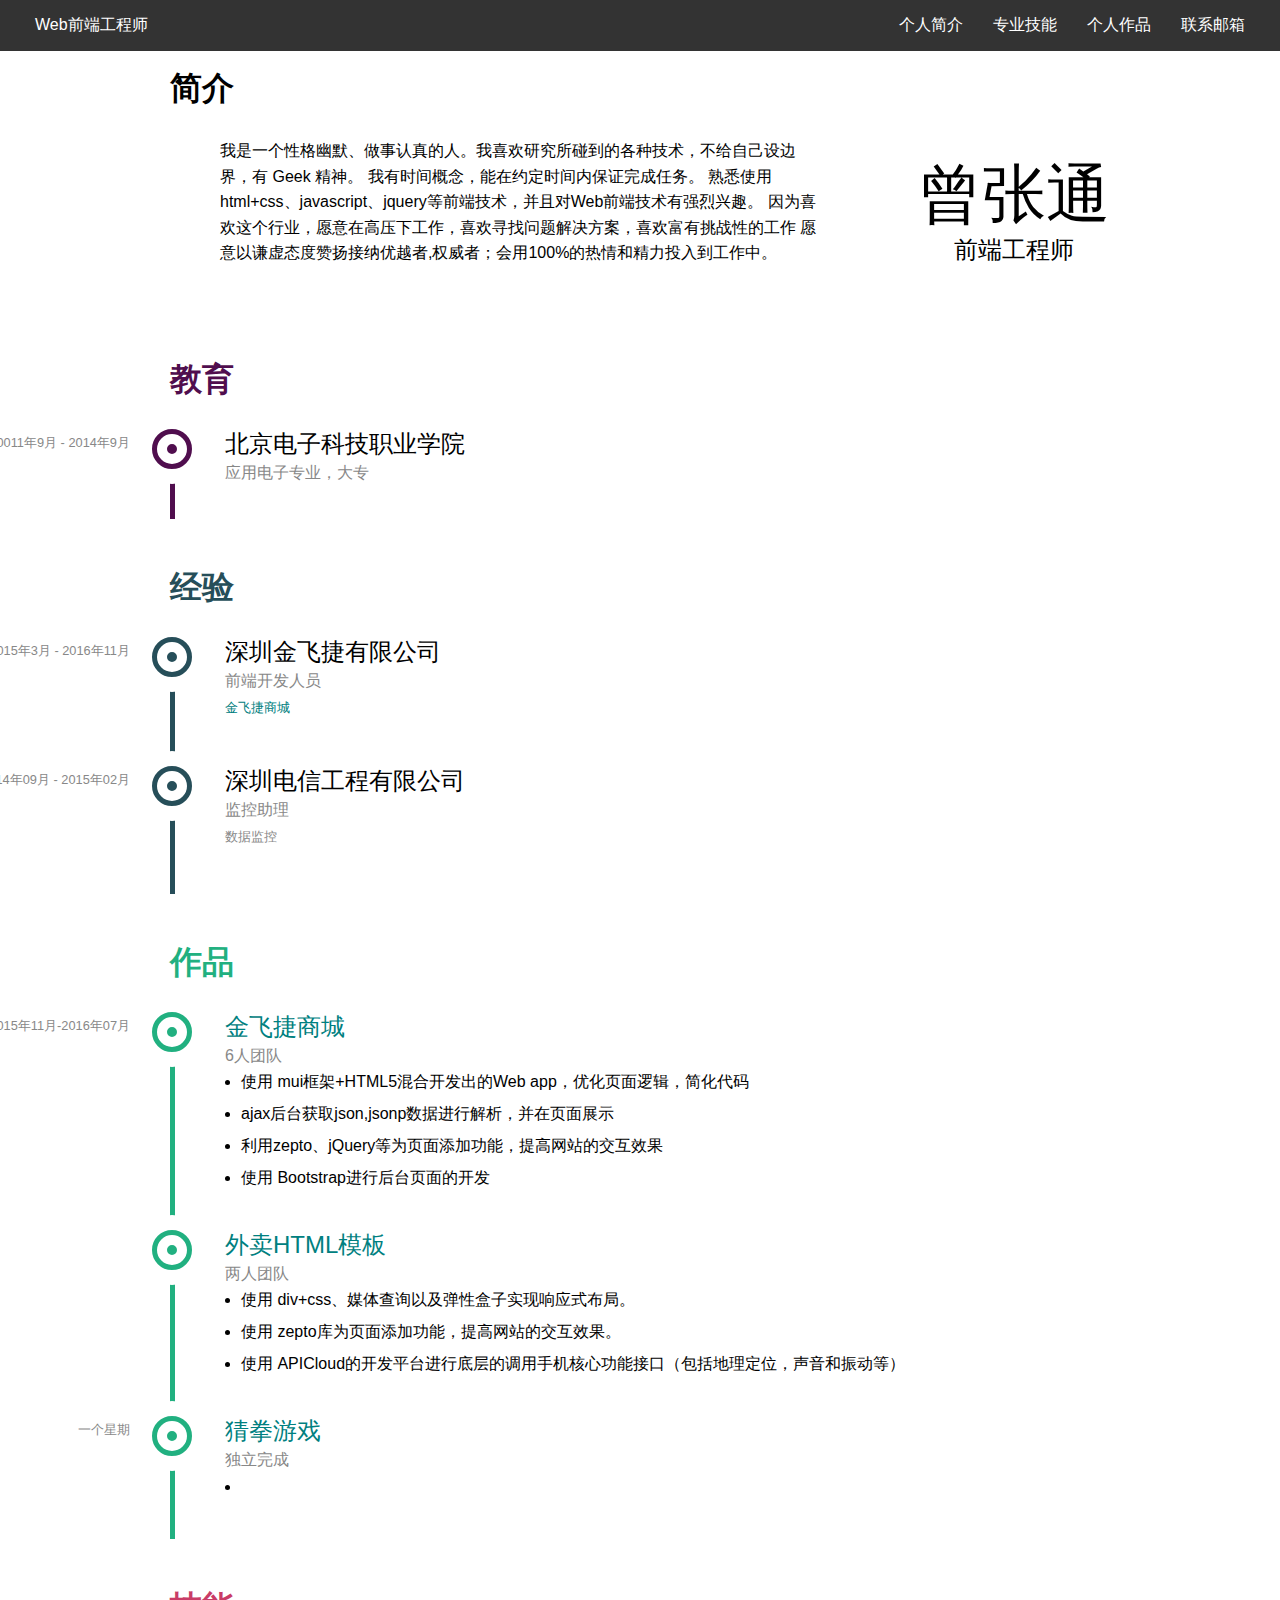
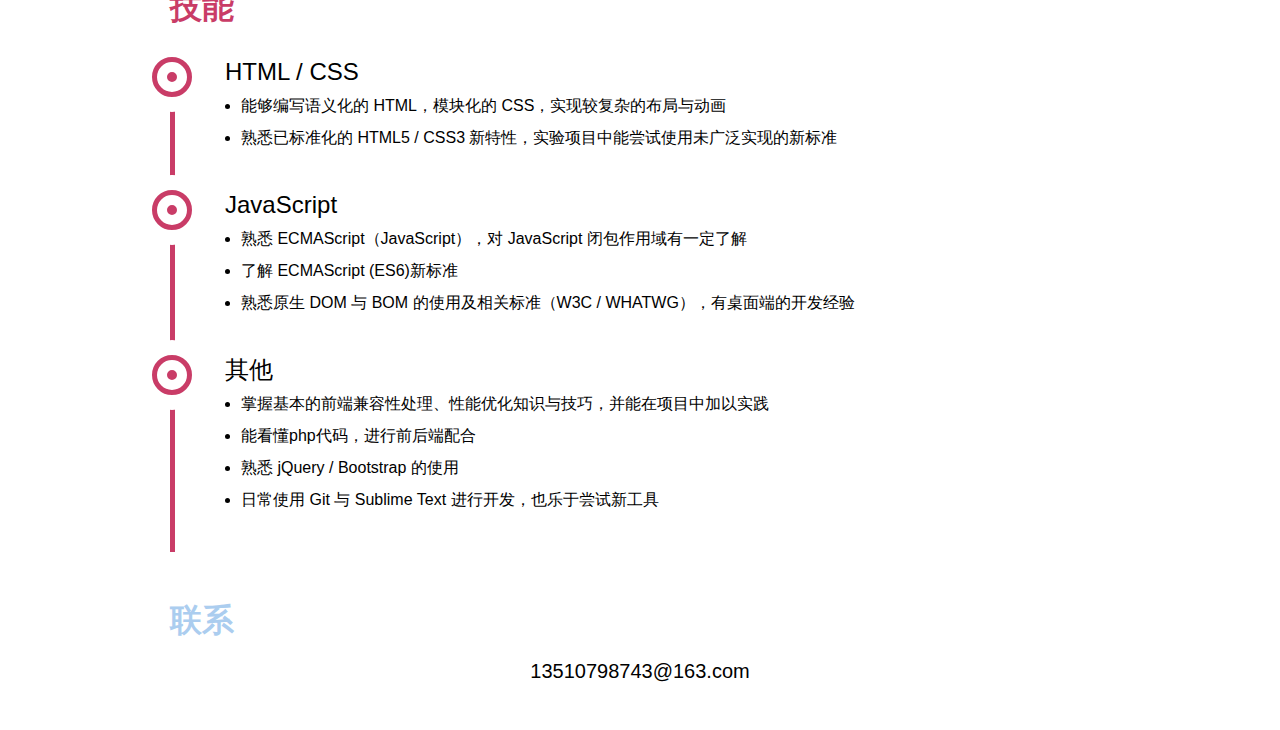
<file: index.html>
<!doctype html>
<html lang="en">
 <head>
  <meta charset="UTF-8">
  <meta name="viewport" content="width=device-width,height=device-height,inital-scale=1.0,maximum-scale=1.0,user-scalable=no;">
  <meta name="format-detection" content="telephone=no">
  <meta http-equiv="X-UA-Compatible" content="IE=edge,chrome=1"> <!-- 能让ie  使用chrmoe内核 -->
  <title>个人简历</title>
  <link rel='stylesheet'  href='css/index.css'>
 
 </head>
 <body>
 	<!-- 导航栏  start-->
	<div class="nav">
		<div class="navbar-header" id="logo">
			<div>Web前端工程师</div>
	        <ul class="line">
	          <li></li>
	          <li></li>
	          <li></li>
	        </ul>
		</div>
		<div class="navbar-col">
			<ul>
				<li><a href="#sss">个人简介</a></li>
				<li><a href="#skill">专业技能</a></li>
				<li><a href="#works">个人作品</a></li>
				<li><a href="#contact">联系邮箱</a></li>
			</ul>	
		</div>
		<div class='clear'></div>
	</div>	
	<!-- 导航栏  end -->
	
	<div class='container'>	
		<!--个人简介 star-->
		<section class="category overview">
	        <h2 class="category-title">简介</h2>
	        <div class="item">
	        	<section class="self">
	        		<h1>曾张通</h1>
	        		<h2>前端工程师</h2>
	        	</section>
	          	<p class="ov-p">
	           		我是一个性格幽默、做事认真的人。我喜欢研究所碰到的各种技术，不给自己设边界，有 Geek 精神。 我有时间概念，能在约定时间内保证完成任务。
					熟悉使用html+css、javascript、jquery等前端技术，并且对Web前端技术有强烈兴趣。 
					因为喜欢这个行业，愿意在高压下工作，喜欢寻找问题解决方案，喜欢富有挑战性的工作
					愿意以谦虚态度赞扬接纳优越者,权威者；会用100%的热情和精力投入到工作中。
	          	</p>
	        </div>
	     </section>
	
		<section class="category education">
	        <h2 class="category-title">教育</h2>
	        <div class="item">
	          <div class="target-border">
	            <div class="target-dot"></div>
	          </div>
	          <div class="titles wrap">
	            <h3 class="item-company-title">北京电子科技职业学院</h3>
	            <span class="item-personal-title">应用电子专业，大专</span>
	          </div>
	          <div class="item-date">20011年9月 -  2014年9月</div>
	        </div>
      </section>
	<!--个人简介 end-->	
		<section class="category experience">
	        <h2 class="category-title">经验</h2>
	        <div class="item">
	        	<div class="target-border">
	            	<div class="target-dot"></div>
	         	</div>
	          	<div class="titles">
	            	<h3 class="item-company-title">深圳金飞捷有限公司</h3>
	            	<span class="item-personal-title">前端开发人员</span>
	          	</div>
	          	<div class="item-date">2015年3月 - 2016年11月</div>
	          	<p class="item-key-tech">
	            	<a href="http://www.jinfeijie.com" target="_blank">金飞捷商城</a>
	          	</p>
	          	<ul class="item-personal-details">
	            	
	          	</ul>
	        </div>
	         <div class="item">
	        	<div class="target-border">
	            	<div class="target-dot"></div>
	         	</div>
	          	<div class="titles">
	            	<h3 class="item-company-title">深圳电信工程有限公司</h3>
	            	<span class="item-personal-title">监控助理</span>
	          	</div>
	          	<div class="item-date">2014年09月 - 2015年02月</div>
	          	<p class="item-key-tech">
	            	数据监控
	          	</p>
	          	<ul class="item-personal-details">
	            	<!-- <li>负责用html、css把视觉稿页面还原成标准的PC端和移动端HTML页面（做主题页面）</li>
	            	<li>寻找素材图片,使用photoShop进行切片工作。
	            	</li>
	            	<li>解决遗留的 bug 及浏览器兼容问题（IE6）</li> -->
	          	</ul>
	        </div>
	        <div class="page-break"></div>
	    </section>
	    <section class="category community">
        	<h2 class="category-title">作品</h2>
	        <div class="item">
	          <div class="target-border">
	            <div class="target-dot"></div>
	          </div>
	          <div class="titles">
	            <h3 class="item-company-title"><a target="_blank" href="works/index.html">金飞捷商城</a></h3>
	            <span class="item-personal-title">6人团队</span>
	          </div>
	          <div class="item-date">2015年11月-2016年07月</div>
	          <ul class="item-personal-details">
	          	<li>使用 mui框架+HTML5混合开发出的Web app，优化页面逻辑，简化代码</li>
	            <li>ajax后台获取json,jsonp数据进行解析，并在页面展示</li>
	            <li>利用zepto、jQuery等为页面添加功能，提高网站的交互效果</li>
	            <li>使用 Bootstrap进行后台页面的开发</li>
	          </ul>
	        </div>
            <div class="item">
              <div class="target-border">
                <div class="target-dot"></div>
              </div>
              <div class="titles">
                <h3 class="item-company-title">
                    <a target="_blank" href="works/huitong.html">外卖HTML模板</a>
                </h3>
                <span class="item-personal-title">两人团队</span>
              </div>
              <div class="item-date"></div>
              <ul class="item-personal-details">
                <li>使用 div+css、媒体查询以及弹性盒子实现响应式布局。</li>
                <li>使用 zepto库为页面添加功能，提高网站的交互效果。</li>
                <li>使用 APICloud的开发平台进行底层的调用手机核心功能接口（包括地理定位，声音和振动等）</li>
              </ul>
            </div>
	        <div class="item">
	          <div class="target-border">
	            <div class="target-dot"></div>
	          </div>
	          <div class="titles">
	            <h3 class="item-company-title"><a target="_blank" href="works/caiquan.html">猜拳游戏</a></h3>
	            <span class="item-personal-title">独立完成</span>
	          </div>
	          <div class="item-date">一个星期</div>
	          <ul class="item-personal-details">
	            <li></li>
	           	
	          </ul>
	        </div>
	        
        </section>	
        <section class="category skill">	
        	<h2 class="category-title">技能</h2>
        	<div class="item">
	        	<div class="target-border">
		            <div class="target-dot"></div>
		        </div>
		        <div class="titles">
		            <h3 class="item-company-title">HTML / CSS</h3>
		            <span class="item-personal-title"></span>
		        </div>
		        <div class="item-date"></div>
		        <ul class="item-personal-details">
		           <li>能够编写语义化的 HTML，模块化的 CSS，实现较复杂的布局与动画</li>
		           <li>熟悉已标准化的 HTML5 / CSS3 新特性，实验项目中能尝试使用未广泛实现的新标准</li>
		        </ul>	
	        </div>
	        <div class="item">
	        	<div class="target-border">
		            <div class="target-dot"></div>
		        </div>
		        <div class="titles">
		            <h3 class="item-company-title">JavaScript</h3>
		            <span class="item-personal-title"></span>
		        </div>
		        <div class="item-date"></div>
		        <ul class="item-personal-details">
		           <li>熟悉 ECMAScript（JavaScript），对 JavaScript 闭包作用域有一定了解</li>
		           <li>了解 ECMAScript (ES6)新标准</li>
		           <li>熟悉原生 DOM 与 BOM 的使用及相关标准（W3C / WHATWG），有桌面端的开发经验</li>
		        </ul>	
	        </div>
	        <div class="item">
	        	<div class="target-border">
		            <div class="target-dot"></div>
		        </div>
		        <div class="titles">
		            <h3 class="item-company-title">其他</h3>
		            <span class="item-personal-title"></span>
		        </div>
		        <div class="item-date"></div>
		        <ul class="item-personal-details">
		           <li>掌握基本的前端兼容性处理、性能优化知识与技巧，并能在项目中加以实践</li>
		           <li>能看懂php代码，进行前后端配合</li>
		           <li>熟悉 jQuery  / Bootstrap 的使用</li>
		           <li>日常使用 Git 与 Sublime Text  进行开发，也乐于尝试新工具</li>
		        </ul>	
	        </div>
        	<!-- <ul>
        		<li>
        						<div class="round skill1">
        							<div class="display">95%</div>
        							<div class="front ">HTML</div>
        							<div class="rotate left" >
        					            <div class="circle leftcircle"></div>
        					        </div>
        				<div class="rotate right" >
        					            <div class="circle rightcircle"></div>
        					        </div>
        						</div>
        		</li>
        		<li>
        						<div class="round skill2">
        							<div class="display">80%</div>
        							<div class="front ">css</div>
        							<div class="rotate left" >
        					            <div class="circle leftcircle"></div>
        					        </div>
        				<div class="rotate right" >
        					            <div class="circle rightcircle"></div>
        					        </div>
        						</div>
        		</li>
        		<li>
        						<div class="round skill3">
        							<div class="display">80%</div>
        							<div class="front ">css3</div>
        							<div class="rotate left" >
        					            <div class="circle leftcircle"></div>
        					        </div>
        				<div class="rotate right" >
        					            <div class="circle rightcircle"></div>
        					        </div>
        						</div>
        		</li>
        		<li>
        						<div class="round skill4">
        							<div class="display">80%</div>
        							<div class="front ">javascript</div>
        							<div class="rotate left" >
        					            <div class="circle leftcircle"></div>
        					        </div>
        				<div class="rotate right" >
        					            <div class="circle rightcircle"></div>
        					        </div>
        						</div>
        		</li>
        		<li>
        						<div class="round skill5">
        							<div class="display">90%</div>
        							<div class="front ">jquery</div>
        							<div class="rotate left" >
        					            <div class="circle leftcircle"></div>
        					        </div>
        				<div class="rotate right" >
        					            <div class="circle rightcircle"></div>
        					        </div>
        						</div>
        		</li>
        	</ul> -->
		</section>
		<section class="category contact">
			<h2 class="category-title">联系</h2>
			<div class="tel">13510798743@163.com</div>
		</section>
		
	</div>
	<script src='js/jquery-1.11.1.min.js'></script>
	<script src='js/index.js'></script>
	<script>
		$("#logo").click(function(){

			if($(".navbar-col").hasClass("collapse")){
				$(".navbar-col").removeClass("collapse");
				return;
			}
			$(".navbar-col").addClass("collapse");
		});
		$(".navbar-col a").click(function(){

		});
        var arr1 = ["张大哥","曾啊牛","啊锚","啊够","啊散步","吴哥"];
        var arr2 = ["我是数组2","不知道说什么","真的","啊够"];
        var arr = [];
        arr = arr1.concat(arr2);
        arr.splice(1,1);
        console.log(arr);

        //字符串出现的次数;
        var str = "hello,word;xxxxjj";
        function strCount(str){
            var obj = {};
            for(var i=0;i<str.length;i++){
                if(obj[str.charAt(i)]){
                    obj[str.charAt(i)]++;
                }else{
                    obj[str.charAt(i)] = 1;
                }
            }
            console.log(obj);
            var num = 0;
            var k="";
            for(var i in obj){
                if(obj[i]>num){
                    num = obj[i];
                    k=i;
                }
            };
            console.log("出现次数最多的字符"+k+",次数是"+num)
        }
        strCount(str);

        //去重复数组
        var xx1 = [1,2,3,4,5];
        var xx2 = [2,123,321,4,"3"];
        function xxx(arr1,arr2){
            var arr = arr1.concat(arr2);
            arr.sort();
            var p = [arr[0]];
            for(var i=0;i<arr.length;i++){
                if(arr[i] !== p[p.length-1]){
                    p.push(arr[i])
                }
            }
            return p;
        }

        //排序
        var arr = [2,3,1,322,34,32,32,12,324,23,4];
        function sort(arr){
            
        }
        console.log(xxx(xx1,xx2))
	</script>
 </body>
</html>
</file>
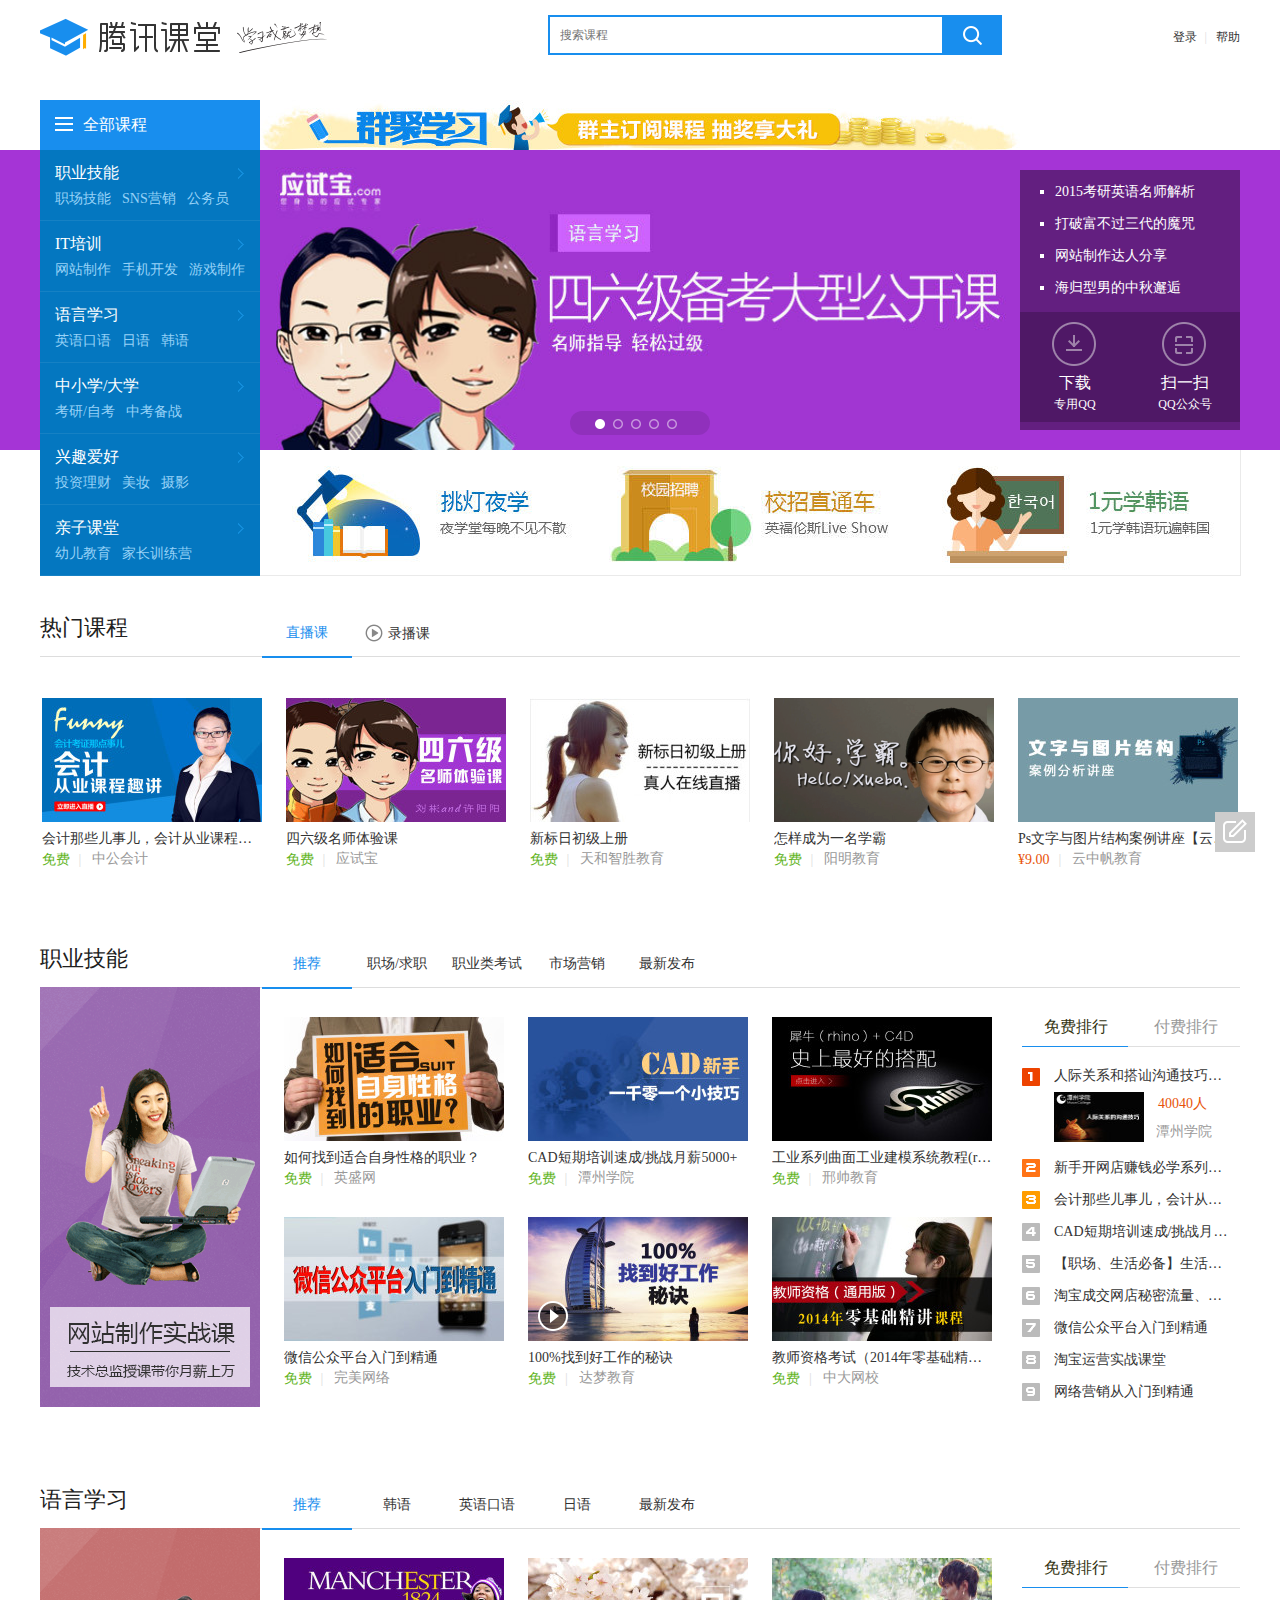
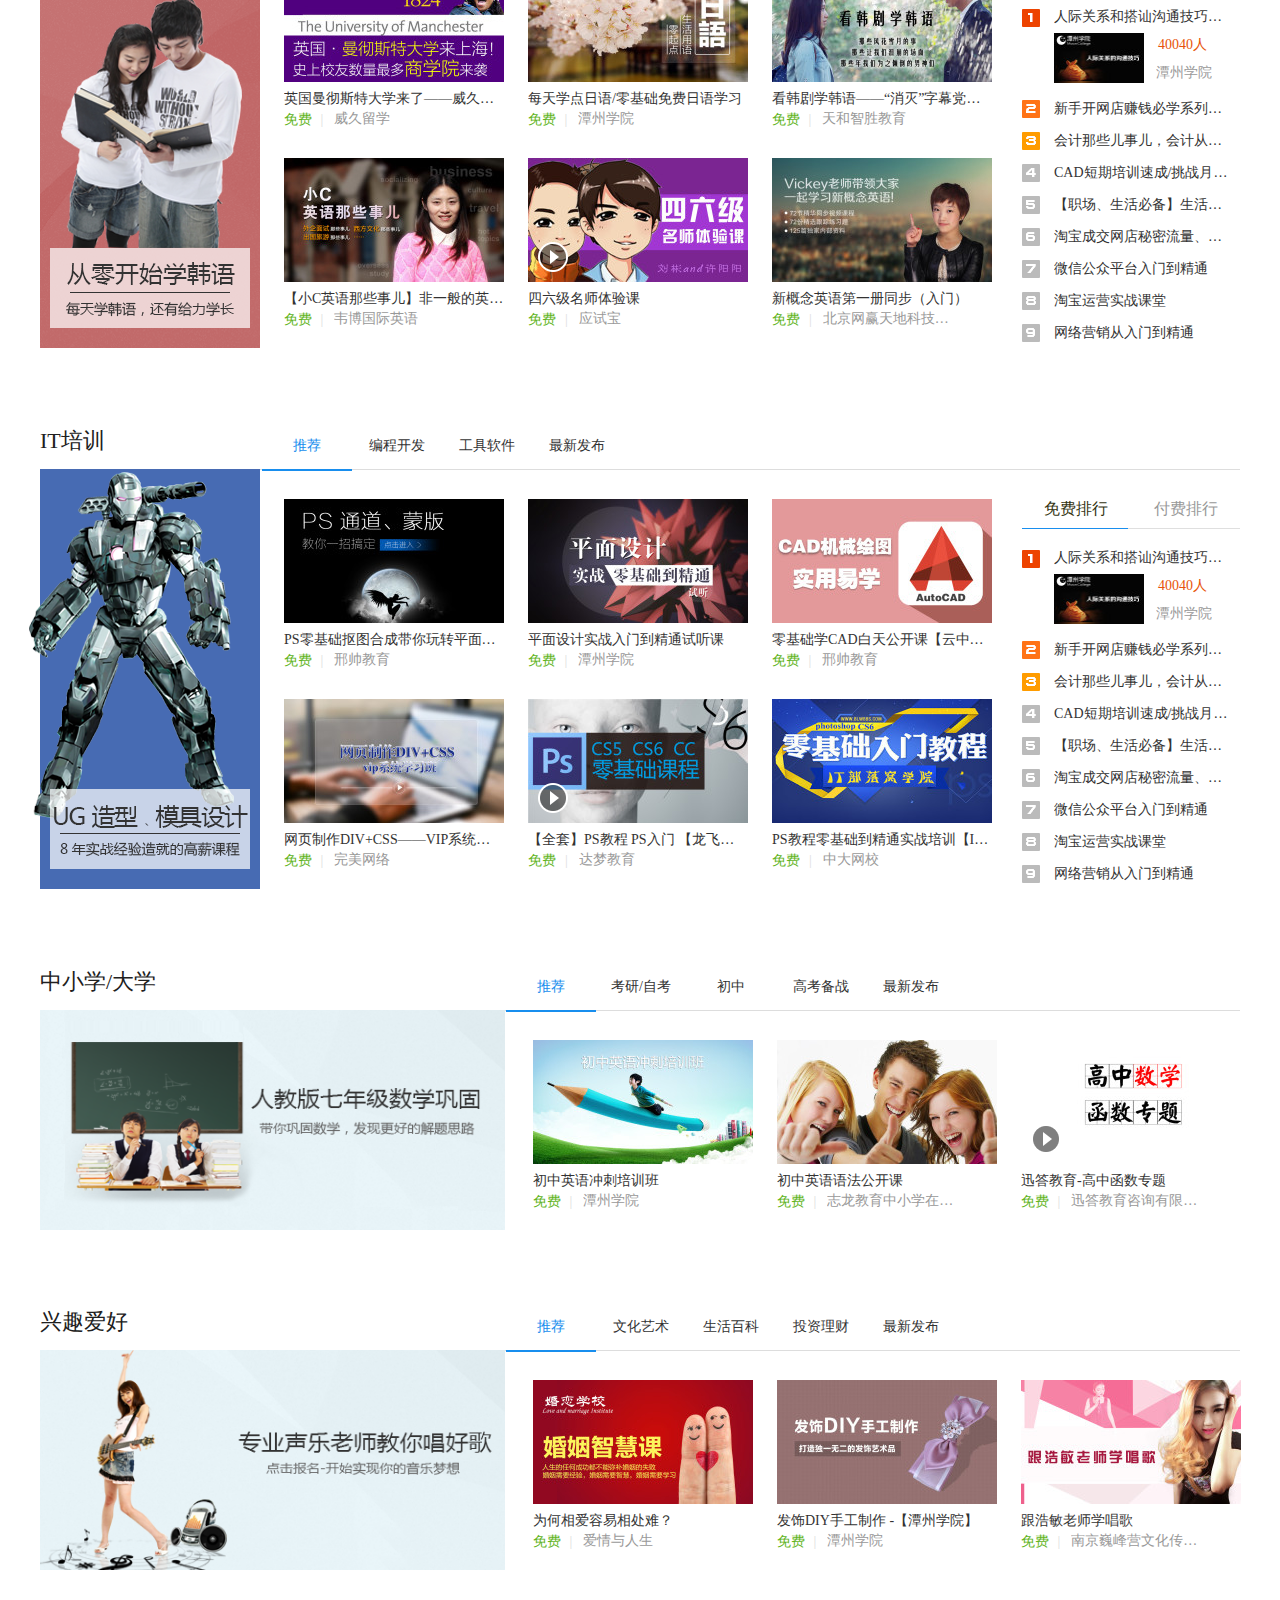
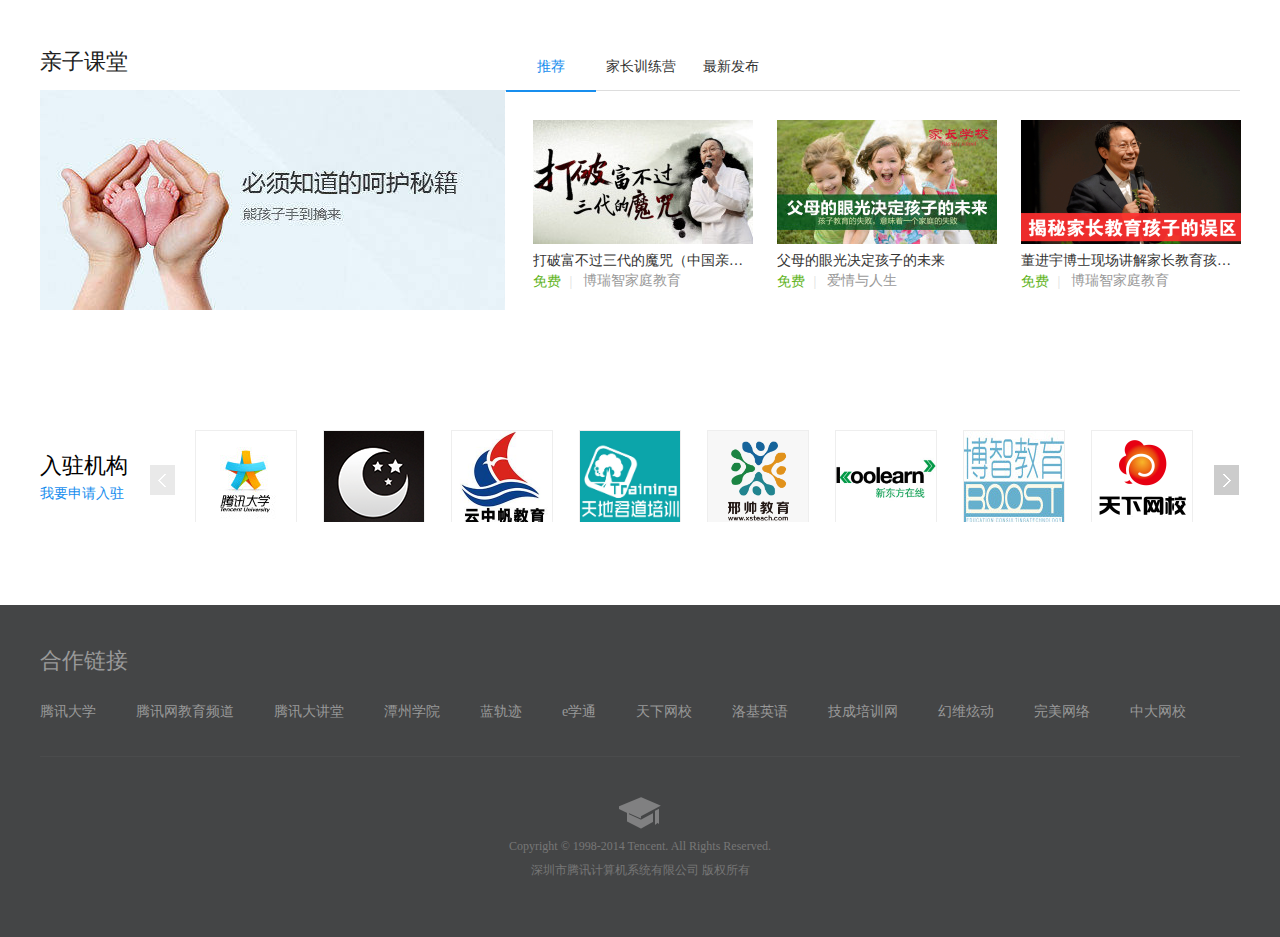
<file: works/index.html>
<!doctype html>
<html>
    <head>
        <!--声明当前页面的编码集：charset=gbk,gb2312(中文编码)，utf-8国际编码-->
        <meta http-equiv="Content-Type" content="text/html; charset=utf-8">
        <!--当前页面的三要素-->
        <title>腾讯课堂首页</title>
        <meta name="Keywords" content="关键词,关键词">
        <meta name="description" content="">
        <link rel="shortcut icon" href="images/favicon.ico">
        <!--css,js-->
        <style type="text/css">
            *{margin:0;padding:0}
            body{font-size:12px;font-family:"微软雅黑";cursor:default;background-color:#fff}
            .clear{clear:both;}
            /*滚动条宽度*/  
            ::-webkit-scrollbar{width:10px;background-color:#dedbde;}  
               
            /* 轨道样式 */  
            ::-webkit-scrollbar-track {}  
               
            /* Handle样式 */  
            ::-webkit-scrollbar-thumb {border-radius: 10px;background: rgba(0,0,0,0.2);min-height: 28px;}  
              
            /*当前窗口未激活的情况下*/  
            ::-webkit-scrollbar-thumb:window-inactive {  
                padding-top:100px;
                -webkit-box-shadow:inset 1px 1px 0 rgba(0,0,0,0.1),inset -1px -1px 0 rgba(0,0,0,0.07);
                background-clip:padding-box;background-color:#dadada;
                min-height:28px;-webkit-border-radius:4px;
                -moz-border-radius:4px;border-radius:4px   
            }  
              
            /*hover到滚动条上*/  
            ::-webkit-scrollbar-thumb:vertical:hover{  
                background-color: rgba(0,0,0,0.4);      
            }  
            /*滚动条按下*/  
            ::-webkit-scrollbar-thumb:vertical:active{  
                background-color: rgba(0,0,0,0.5);  
            }  
            /*header start*/
            .header{
                width:1200px;height:85px;margin:0 auto;
                padding-top:15px
            }
            .header h1{
                float:left;margin-top:3px;
            }
            .header h1 a{
                
            }
            .header .search{
                width:450px;height:36px;
                float:left;margin-left:220px;
                border:2px solid #188eee;
                position:relative;
            }
            .header .search input{
                width:370px;height:30px;border:0;line-height:30px;*position:absolute;
                outline:0;color:#545454;font-family:"微软雅黑";*left:0;
                font-size:12px;padding:3px 10px;-webkit-writing-mode: horizontal-tb;

            }
            .header .search a{
                display:inline-block;width:58px;height:36px;
                position:absolute;right:0;line-height:36px;
                text-align:center;background:#188eee    
            }
            .header .search a i{
                display:inline-block;width:20px;height:20px;
                background:url("images/icon-search-white.png");
                margin-top:9px;margin-left:3px;
            }
            .header a{
                text-decoration:none
            }
            .header .login{
                height:40px;float:right;color:#dedede;
                line-height:40px;margin-top:2px;
            }
            .header .login a{
                color:#333;padding:0 0 0 6px;
            }
            /*end header*/

            /*banner start*/
            .banner{
                width:100%;height:350px;
            }
            /*little-banner start*/
            .banner .little-banner{
                width:1200px;height:50px;position:relative;
                margin:0 auto;
            }
            .banner .little-banner a{
                position:absolute;left:220px;
                padding:0;height:50px;
            }
            /*end little-banner*/

            /*big-banner start*/
            .banner .big-bg{
                height:300px;background:#a534d6;
            }
            .banner .big-bg .big-banner{
                width:1200px;height:300px;margin:0 auto;
                position:relative;
            }
            /*big-banner-ul start*/
            .banner .big-bg .big-banner .big-banner-ul{
                width:220px;height:476px;position:absolute;
                top:-50px;background:#188eee;
            }
            .big-banner-ul #course i{
                display:inline-block;width:18px;height:14px;
                background:url("images/button.png") no-repeat center;
                background-position:-126px -163px;
                margin:0 10px -1px 15px;
            }
            .big-banner-ul #course{
                display:block;width:220px;height:50px;
                line-height:50px;
            }
            .big-banner-ul .course{
                text-decoration:none;color:white;font-size:16px;
                
            }
            .big-banner-ul .course:hover{
                text-decoration:underline;
            }
            .big-banner-ul ul{
                list-style:none;
            }
            .big-banner-ul ul .course-li{
                width:205px;height:59px;padding-top:11px;
                padding-left:15px;border-bottom:1px solid #1681c4;
                background:#0477C0;position:relative;
            }
            .big-banner-ul ul .course-li:hover{
                background:#0264a3;
            }
            .big-banner-ul ul .course-li .course{
                line-height:24px;display:block
            }
            .big-banner-ul ul .course-li i{
                display:inline-block;width:6px;height:12px;
                position:absolute;top:18px;right:16px;
                background:url("images/button.png");
                background-position:-147px -163px;
            }
            .li-hover{
                background-position:-157px -163px;
            }
            .big-banner-ul ul .course-li .course-hot{
                display:inline-block;height:21px;
                margin-right:8px;color:#97d2f7;text-decoration:none;
                font-size:14px;margin-top:5px;
            }
            .big-banner-ul ul .course-li .course-hot:hover{
                text-decoration:underline;
            }
            .big-banner-ul .course-list{
                width:446px;position:absolute;
                top:0;left:220px;z-index:1;
                background:rgba(255,255,255,0.95);
                *background:#fff;
                /*opacity:0.95;filter:alpha(opacity=95);*/
                border:2px solid #09699c;display:none
            }
            .big-banner-ul .course-list ul{
                width:382px;
                margin:0 auto;list-style:none;
            }
            .big-banner-ul .course-list ul li{
                border-bottom:1px solid #e5e5e5;                
                width:382px;padding:15px 0 12px;
            }
            .big-banner-ul .course-list ul li .course-child{
                color:#039ae3;font-weight:bold;font-size:14px;
                text-decoration:none;width:80px;float:left;
                margin-top:1px;
            }
            .big-banner-ul .course-list .course-child-list{
                width:297px;
                display:inline-block;
            }
            .big-banner-ul .course-list .course-child-list a{
                display:inline-block;width:91px;height:21px;
                text-decoration:none;color:#333;font-size:14px;
                margin-bottom:3px;
            }
            .big-banner-ul .course-list .course-child-list a:hover{
                color:#63b6f7;
            }
            /*end big-banner-ul*/

            /*big-banner-img start*/
            .banner .big-bg .big-banner .big-banner-img{
                width:760px;height:300px;overflow:hidden;
                position:absolute;top:0;left:220px;*z-index:-1
            }
            .banner .big-bg .big-banner .big-banner-img #ban-ul li{
                list-style:none;float:left;
            }
            .img-hide{
                display:none;
            }
            .on{
                display:block;
            }
            .big-banner-img #ban-nav{
                width:140px;height:24px;position:absolute;          
                bottom:15px;left:50%;list-style:none;
                margin-left:-70px;border-radius:24px;
                background:rgba(0,0,0,0.1);
                /*opacity:0.9;filter:alpha(opacity=90);*/
            }
            .big-banner-img #ban-nav li{
                float:left;width:10px;height:10px;
                margin:8px -17px 0 25px;
                background:url("images/button.png");
                background-position:-87px -116px;
            }
            .ban-button{
                display:none;width:46px;height:70px;position:absolute;
                top:110px;background:url("images/button.png");
            }
            .ban-pre{               
                left:10px;
                background-position:-74px 0;
            }
            .ban-next{              
                right:10px;
                background-position:-123px 0;
            }
            /*end *big-banner-img */

            /*big-banner-board start*/
            .banner .big-bg .big-banner .big-banner-board{
                width:220px;height:260px;position:absolute;
                top:20px;right:0;background: rgba(0,0,0,0.4);
                /*opacity:0.8;filter:alpha(opacity=80);*/
                filter:progid:DXImageTransform.Microsoft.gradient(startColorstr=#66000000,endColorstr=#66000000);
            }
            .banner .big-bg .big-banner .big-banner-board ul{
                list-style:square;padding:0 0 0 15px ;margin-left:20px;
                font-size:14px;
            }
            .big-banner-board ul li{
                padding:13px 0 1px;color:white;
            }
            .big-banner-board  a{
                color:white;text-decoration:none;
                filter:progid:DXImageTransform.Microsoft.gradient(startColorstr=#33000000,endColorstr=#33000000)
            }
            .big-banner-board div{
                color:white;position:relative;
                filter:progid:DXImageTransform.Microsoft.gradient(startColorstr=#33000000,endColorstr=#33000000)
            }
            .big-banner-board ul li a:hover{
                text-decoration:underline;
            }
            .big-banner-board .button{
                width:110px;height:110px;text-align:center;
                display:inline-block;margin-top:14px;float:left;
                background:rgba(0,0,0,0.2);
                filter:progid:DXImageTransform.Microsoft.gradient(startColorstr=#33000000,endColorstr=#33000000)
                /*opacity:0.8;filter:alpha(opacity=80);*/
                
            }
            .big-banner-board .button:hover{
                background:rgba(0,0,0,0.3);
                /*opacity:0.7;filter:alpha(opacity=70);*/
                filter:progid:DXImageTransform.Microsoft.gradient(startColorstr=#4C000000,endColorstr=#4C000000)
            }
            .big-banner-board .button i{
                display:inline-block;width:44px;height:44px;            
                margin-top:10px;margin-right:2px;
            }
            .big-banner-board .button .download{
                background:url("images/button.png");
                background-position:-123px -73px;
            }
            .big-banner-board .button i + p{
                font-size:16px;margin-top:3px;margin-bottom:2px
            }
            .big-banner-board .button .weixin{
                background:url("images/button.png");
                background-position:-172px -73px;
            }
            .big-banner-board #board-qr img{
                position:absolute;top:-7px;left:-112px;
                display:none;
            }
            /*end big-banner-board*/

            /*end big-banner*/

            /*end banner*/
            
            /*course-actives start*/
            .course-actives{
                width:980px;height:125px;margin:0 auto;
                border-right:1px solid #eaeaea;
                border-bottom:1px solid #eaeaea;
                padding-left:220px;
            }
            .course-actives a{
                display:inline-block;margin-left: 0px;
                margin-right: -4px;
            }
            /*end course-actives*/
            
            /*course_hot start*/
            .course_hot{
                width:1200px;height:481px;margin:0 auto;padding:40px 0 20px 0;
                
            }
            .course_hot1{
                height:280px;
            }
            .first-course{
                height:271px
            }
            .course_hot .course-hot-nav{
                width:1200px;height:40px;border-bottom:1px solid #ddd;
                position:relative;
            }
            .course_hot .course-hot-nav h2{
                font-weight:normal;height:36px;float:left;
            }
            .course_hot .course-hot-nav h2 .hot-tittle{
                font-size:22px;width:222px;line-height:24px;
                display:inline-block;color:#202020;
                text-decoration:none;
            }
            .course_hot .course-hot-nav h2 .hot-tittle:hover{
                color:#62b4f7
            }
            .course_hot .course-hot-nav h2 .hot-tittle2{
                width:466px;
            }
            .course_hot .course-hot-nav ul{
                float:left;width:970px;height:36px;
            }
            .course_hot .course-hot-nav .job-menu{
                width:730px
            }
            .course_hot .course-hot-nav ul li{
                float:left;list-style:none;font-size:14px;height:40px;
            }
            .course_hot .course-hot-nav ul li a{
                text-decoration:none;display:block;width:90px;
                text-align:center;color:#333;margin-top:8px;
            }
            .course_on{
                color:#188eee;
            }
            .course_li_on{
                border-bottom:2px solid #188eee;
            }
            .course_hot .course-hot-nav ul li a i{
                width:18px;height:18px;display:inline-block;
                background:url("images/button.png");
                background-position:-49px -99px;
                margin-right:5px;vertical-align:-4px;
                *height:22px;
            }
            .course_hot .course-hot-menu{
                padding-top:30px;height:200px;
            }
            .course_hot .course-hot-menu ul{
                list-style:none;width:1220px;height:200px;
            }
            .course_hot .course-hot-menu ul li{
                float:left; width:220px;height:124px;
                margin-left:-10px;margin-right:34px;
            }
            .course_hot .menu-course-card{
                width:232px;height:180px;border:1px solid transparent;
                padding:10px 0px 8px 11px;font-size:14px;
            }
            .course_hot .menu-course-card:hover{
                border:1px solid #dddddd;
            }
            .course_hot .menu-course-card .course-img{
                display:block;width:220px;height:124px;position:relative;
            }
            .course_hot .menu-course-card .course-img .icon-card-play{
                position:absolute;background:url("images/icon-card-play.png");
                width:30px;height:30px;bottom:10px;left:10px;
            }
             .course-description{
                display:block;color:#333;
                white-space:nowrap;text-overflow:ellipsis;width:220px;padding-top:8px;
                overflow:hidden;text-decoration:none;
            }
            .course_hot .menu-course-card .course-description:hover{
                color:#62B4F7;
            }
            .course_hot .menu-course-card p{
                padding-top:2px;color:#dedede;
            }
            .course_hot .menu-course-card .free{
                color:#5FB41B;display:inline-block;vertical-align:4px;
                *height:16px;
            }
            .course_hot .menu-course-card .charge{
                color:#E85308;vertical-align:4px;margin-right:9px;*display:inline-block;*height:16px
            }
            .course_hot .menu-course-card .symbol{
                display:inline-block;vertical-align:4px;margin-right:4px;
                *height:16px;
            }
            .course_hot .menu-course-card p a{
                color:#999;margin-left:7px;text-decoration:none;display:inline-block;overflow:hidden;
                white-space:nowrap;text-overflow:ellipsis;width:128px;
            }
            .course_hot .menu-course-card p a:hover{
                color:#62B4F7;
            }
            /*end course_hot*/

            /*catalog start*/
            .course_hot .catalog-menu{
                height:200px;margin-top:-2px;position:relative
            }
            .course_hot .box{
                border-bottom:0;
            }
            .course_hot .catalog-menu .mod-catalog-box{
                display:inline-block;width:240px;height:420px;float:left;
                margin-left:-20px;position:absolute;top:1px;left:0;
            }
            .course_hot .catalog-menu .mod-catalog-box2{
                margin-left:0;height:220px;
            }
            .course_hot .catalog-menu .catalog-menu-div ul{
                list-style:none;width:734px;float:left;
                margin-top:20px;margin-left:242px;
            }
            .course_hot .catalog-menu .catalog-menu-div .catalog-menu-ul{
                margin-left:491px;
            }
            .course_hot .catalog-menu .catalog-menu-div ul li{
                float:left; width:220px;height:124px;
                margin:0 34px 76px -10px;
            }
            
            .course_hot .menu-course-card{
                width:232px;height:180px;border:1px solid transparent;
                padding:10px 0px 8px 11px;font-size:14px;
            }
            .course_hot .menu-course-card:hover{
                border:1px solid #dddddd;
            }
            .course_hot .menu-course-card .course-img{
                display:block;width:220px;height:124px;position:relative;
            }
            .course_hot .menu-course-card .course-img .icon-card-play{
                position:absolute;background:url("images/icon-card-play.png");
                width:30px;height:30px;bottom:10px;left:10px;
            }
            .course_hot .menu-course-card .course-description{
                display:block;color:#333;
                white-space:nowrap;text-overflow:ellipsis;width:220px;padding-top:8px;
                overflow:hidden;text-decoration:none;
            }
            .course_hot .menu-course-card .course-description:hover{
                color:#62B4F7;
            }
            .course_hot .menu-course-card p{
                padding-top:2px;color:#dedede;
            }
            .free{
                color:#5FB41B;display:inline-block;vertical-align:4px;
                *height:16px;
            }
            .charge{
                color:#E85308;vertical-align:4px;margin-right:9px;*display:inline-block;*height:16px
            }
            .course_hot .menu-course-card .symbol{
                display:inline-block;vertical-align:4px;margin-right:4px;
                *height:16px;
            }
            .course_hot .menu-course-card p a{
                color:#999;margin-left:7px;text-decoration:none;display:inline-block;overflow:hidden;
                white-space:nowrap;text-overflow:ellipsis;width:128px;
            }
            .course_hot .menu-course-card p a:hover{
                color:#62B4F7;
            }

            .course_hot .catalog-menu .course-rank{
                width:242px;height:390px;float:right;
                margin-top:28px;margin-right:-24px;
            }
            .course_hot .catalog-menu .rank-type{
                width:218px;height:29px;list-style:none;
                border-bottom:1px solid #dfdfdf;margin-top:3px;
            }
            .course_hot .catalog-menu .rank-type li{
                float:left;height:29px;text-align:center;
                width:105px;font-size:16px;
                color:#999;padding-left:1px
            }
            .course_hot .catalog-menu .rank-type li:last-child{
                padding-left:5px
            }
            .rank-type-sel{
                color:#331 ! important;border-bottom:1px solid #188eee
            }
            .course_hot .catalog-menu .course-rank .rank-menu{
                margin-right:1px;width:242px;
            }
            .course_hot .catalog-menu .course-rank .rank-menu ul{
                list-style:none;text-align:center;margin-top:10px;margin-left:-11px
            }
            .course-rank .rank-menu .rank-menu-ul li{
                width:218px;height:32px;padding:0 12px;line-height:26px;
            }
            .course-rank .rank-menu .rank-menu-ul li:hover{
                background:#e5e5e5;
            }
            .course-rank .rank-menu .rank-menu-ul .rank-menu-li-first{
                height:83px;padding:6px 12px;
            }
            .course-rank .rank-menu .rank-menu-ul li .rank-menu-num{
                display:inline-block;width:18px;height:18px;
                background:url("images/button.png");float:left;margin-left:1px;
            }
            .course-rank .rank-menu .rank-menu-ul li .rank-menu-num-1{
                background-position:-105px -163px;margin:5px 11px 0 -1px;
            }
            .course-rank .rank-menu .rank-menu-ul li .rank-menu-num-2{
                background-position:-84px -163px;margin:7px 14px 0 -1px;
            }
            .course-rank .rank-menu .rank-menu-ul li .rank-menu-num-3{
                background-position:-21px -163px;margin:7px 14px 0 -1px;
            }
            .course-rank .rank-menu .rank-menu-ul li .rank-menu-num-4{
                background-position:-174px -130px;margin:7px 14px 0 -1px;
            }
            .course-rank .rank-menu .rank-menu-ul li .rank-menu-num-5{
                background-position:-49px -57px;margin:7px 14px 0 -1px;
            }
            .course-rank .rank-menu .rank-menu-ul li .rank-menu-num-6{
                background-position:0 -163px;margin:7px 14px 0 -1px;
            }
            .course-rank .rank-menu .rank-menu-ul li .rank-menu-num-7{
                background-position:-63px -163px;margin:7px 14px 0 -1px;
            }
            .course-rank .rank-menu .rank-menu-ul li .rank-menu-num-8{
                background-position:-42px -163px;margin:7px 14px 0 -1px;
            }
            .course-rank .rank-menu .rank-menu-ul li .rank-menu-num-9{
                background-position:-195px -130px;margin:7px 14px 0 -1px;   
            }
            .rank-menu-num-1,.rank-menu-num-2,.rank-menu-num-3,.rank-menu-num-4,.rank-menu-num-5,.rank-menu-num-6,.rank-menu-num-7,.rank-menu-num-8,.rank-menu-num-9{
                *margin-right:1px
            }
            .course-rank .rank-menu .rank-menu-ul .rank-menu-li-first .rank-menu-content{
                display:inline-block;width:184px;height:84px;
                float:left;
            }
            .rank-description{
                display:block;color:#333;font-size:14px;
                white-space:nowrap;text-overflow:ellipsis;width:180px;
                overflow:hidden;text-decoration:none;margin-left:3px;
                margin-bottom:3px;*margin-left:-5px;text-align:left;
            }
            .rank-description-other{
                line-height:31px;text-align:left;
            }
            .course-rank .rank-menu .rank-menu-ul .rank-menu-li-first .rank-menu-content .rank-free-img{
                *float:left;
            }
            .course-rank .rank-menu .rank-menu-ul .rank-menu-li-first .rank-menu-content span{
                font-size:14px; display:block;margin-top:-1px;margin-bottom:3px;
            }
            .course-rank .rank-menu .rank-menu-ul .rank-menu-li-first .rank-menu-content .rank-college{
                color:#999;text-decoration:none;display:inline-block;overflow:hidden;
                white-space:nowrap;text-overflow:ellipsis;margin-left:-6px;
            }
            .course-rank .rank-menu .rank-menu-ul .rank-menu-li-first .rank-menu-content .rank-menu-course{
                float:right;width:96px;margin-left:-8px;
            }

            /*end catalog*/

            /*agency-div start*/
            .agency-div{
                height:95px;padding:80px 0px;margin-left:auto;
				margin-right:auto;
                width:1200px;
            }
            .agency-div .agency-apply{
                width:96px;height:96px;float:left;
            }
            .agency-apply h3{
                font-size:22px;font-weight:normal;margin-top:21px;
                margin-bottom:4px;display:block
            }
            .agency-div .apply{
                font-size:14px;color:#188eee;
                text-decoration:none;
            }
            .agency-div .agency-list{
                width:1090px;height:92px;margin-left:14px;
                float:left;position:relative;overflow:hidden;
            }
            .agency-pre,.agency-next{
                width:26px;height:30px;display:block;position:absolute;
                top:35px;background:url("images/button.png");
            }
            .agency-list .agency-pre{
                left:0px;background-position:-58px -130px;
            }
            .agency-list ul{
                list-style:none;margin-left:45px;position:absolute;
            }
            .agency-list ul li{
                float:left;padding-right:26px;
            }
            .agency-list ul li a{
                display:inline-block;border:1px solid #eee;
            }
            .agency-list .agency-next{
                right:0px;background-position:-116px -130px;
            }
            /*end agency-div*/

            /*cooperation-div start*/
			#coop-div{width:100%;height:100%;background:#444546;}
            .cooperation-div{
                width:1200px;height:250px;background:#444546;
                padding:41px 0px;
				margin-left:auto;
				margin-right:auto;
            }
            .cooperation-div h3{
                font-size:22px;color:#999;font-weight:normal;
                
            }
            .cooperation-div ul{
                list-style:none;margin-top:27px;border-bottom:1px solid #4a4b4c;height:53px;
            }
            .cooperation-div ul li{
                float:left;margin-right:40px;
            }
            .cooperation-div ul li a{
                text-decoration:none;color:#999;font-size:14px
            }
            .cooperation-div ul li a:hover{
                text-decoration:underline;
            }
            .cooperation-div .icon-logo-bottom{
                margin:0 auto;width:42px;height:32px;display:block;
                background:url("images/icon_logo_bottom.png");
                margin-top:40px;margin-bottom:5px;
            }
            .cooperation-div p{
                text-align:center;color:#777;line-height:24px;
            }
            /*end cooperation-div*/

            /*jump-container start*/
            .jump-container{
                width:50px;height:120px;position:fixed;
                right:20px;bottom:50px;
            }
            .jump-top,.support{
                display:block;
            }
            .jump-container .jump-container-div div{
                width:50px;height:82px;overflow:hidden;cursor:pointer;position:absolute;top:0
            }
            .jump-container div .jump-plane{
                background:url("images/jump-plane.png") no-repeat;
                display:block;width:42px;height:56px;position:absolute;top:82px;left:3px
            }
            .jump-top{
                width:42px;height:56px;opacity:0;filter:alpha(opacity=0);
                background:url("images/bg-side-jump.png") no-repeat;
                background-position:0px 7px;
                margin-top:23px;margin-left:4px
            }
            .jump-top-hover{
                background:url("images/bg-side-jump-hover.png") no-repeat;
                background-position:-4px -25px
            }
            .support{
                width:40px;height:40px;
                background:url("images/button.png") no-repeat;
                background-position:-74px -73px;margin-top:3px;
                margin-left:5px;position:absolute;
            }           
            .jump-container span{
                position:absolute;z-index:2;line-height:18px;color:white;
                width:40px;height:40px;font-size:14px;text-align:center;
                background:#188eee;margin-top:3px;margin-left:5px;cursor:pointer;display:none
            }
            /*end jump-container*/
        </style>

    </head>
<body>
    <!--header start-->
    <div class="header">
        <h1>
            <a><img src="images/bg-logo.png" alt="腾讯课堂" width="288" height="38"/></a>
        </h1>
        <div class="search" >
            <input type="text" placeholder="搜索课程"/>
            <a href="#" ><i></i></a>
        </div>
        <div class="login">
            <a href="#" style="margin-right:5px">登录</a> | <a href="#">帮助</a>
        </div>
        <div class="clear"></div>
    </div>
    <!--end header-->

    <!--banner start-->
    <div class="banner">
        <!--little-banner start-->
        <div class="little-banner">
            <a href="#"><img src="images/banner-yunying-2.jpg" alt="群主订阅课程，抽奖享大礼" width="760" width="50" border="0"/></a>
        </div>
        <!--big-banner start-->
        <div class="big-bg">
            <div class="big-banner">
                <!--big-banner-ul start-->
                <div class="big-banner-ul">
                    <a href="#" id="course" class="course">
                        <i></i><span>全部课程</span>
                    </a>
                    <ul>
                        <li class="course-li">
                            <a href="#" class="course">职业技能</a><i></i>
                            <a href="#" class="course-hot">职场技能</a>
                            <a href="#" class="course-hot">SNS营销</a>
                            <a href="#" class="course-hot">公务员</a>
                            <div class="course-list">
                                <ul>
                                    <li>
                                        <a href="#" class="course-child">职场/求职</a>
                                        <div class="course-child-list">
                                            <a href="#">就业指导</a>
                                            <a href="#">职业规划</a>
                                            <a href="#">职场技能</a>
                                            <a href="#">企业培训</a>
                                            <a href="#">创业指导</a>
                                        </div>
                                    </li>
                                    <li>
                                        <a href="#" class="course-child">市场营销</a>
                                        <div class="course-child-list">
                                            <a href="#">淘宝营销</a>
                                            <a href="#">网络推广</a>
                                            <a href="#">SNS营销</a>
                                            <a href="#">SEO/SEM</a>
                                        </div>
                                    </li>    
                                    <li>
                                        <a href="#" class="course-child">职业类考试</a>
                                        <div class="course-child-list">
                                            <a href="#">公务员</a>
                                            <a href="#">财会类</a>
                                            <a href="#">建筑类</a>
                                            <a href="#">金融类</a>
                                            <a href="#">其他考试</a>
                                        </div>     
                                    </li>
                                    <li>
                                        <a href="#" class="course-child">其他技能</a>
                                        <div class="course-child-list">
                                            <a href="#">美容培训</a>
                                            <a href="#">汽车维修</a>
                                            <a href="#">其他</a>
                                        </div>   
                                    </li>
                                </ul>
                            </div>
                        </li>
                        <li class="course-li">
                            <a href="#" class="course">IT培训</a><i></i>
                            <a href="#" class="course-hot">网站制作</a>
                            <a href="#" class="course-hot">手机开发</a>
                            <a href="#" class="course-hot">游戏制作</a>
                            <div class="course-list" style="height:332px">
                                <ul>
                                    <li>
                                        <a href="#" class="course-child">编程开发</a>
                                        <div class="course-child-list">
                                            <a href="#">网站制作</a>
                                            <a href="#">游戏开发</a>
                                            <a href="#">手机开发</a>
                                            <a href="#">数据库</a>
                                            <a href="#">编程语言</a>
                                        </div>
                                    </li>
                                    <li>
                                        <a href="#" class="course-child">工具软件</a>
                                        <div class="course-child-list">
                                            <a href="#">网页制作</a>
                                            <a href="#">网页/平面设计</a>
                                            <a href="#">室内/建筑设计</a>
                                            <a href="#">机械/模具设计</a>
                                            <a href="#">游戏制作</a>
                                            <a href="#">视频处理</a>
                                            <a href="#">办公</a>
                                            <a href="#">其他</a>
                                        </div>
                                    </li>    
                                    <li>
                                        <a href="#" class="course-child">游戏设计</a>
                                        <div class="course-child-list">
                                            <a href="#">原画设计</a>
                                            <a href="#">产品设计</a>
                                        </div>     
                                    </li>
                                    <li>
                                        <a href="#" class="course-child">动漫制作</a>
                                        <div class="course-child-list">
                                            <a href="#">动漫制作</a>
                                        </div>   
                                    </li>
                                    <li>
                                        <a href="#" class="course-child">其他</a>
                                        <div class="course-child-list">
                                            <a href="#">其他</a>
                                        </div>   
                                    </li>
                                </ul>
                            </div>
                        </li>  
                        <li class="course-li">
                            <a href="#" class="course">语言学习</a><i></i>
                            <a href="#" class="course-hot">英语口语</a>
                            <a href="#" class="course-hot">日语</a>
                            <a href="#" class="course-hot">韩语</a>
                            <div class="course-list">
                                <ul>
                                    <li>
                                        <a href="#" class="course-child">英语口语</a>
                                        <div class="course-child-list">
                                            <a href="#">初级入门</a>
                                            <a href="#">英语语法</a>
                                            <a href="#">音标词汇</a>
                                            <a href="#">口语进阶</a>
                                            <a href="#">旅行英语</a>
                                        </div>
                                    </li>
                                    <li>
                                        <a href="#" class="course-child">英语考试</a>
                                        <div class="course-child-list">
                                            <a href="#">四/六级</a>
                                            <a href="#">考研英语</a>
                                            <a href="#">自考/职称英语</a>
                                            <a href="#">其他</a>
                                        </div>
                                    </li>    
                                    <li>
                                        <a href="#" class="course-child">留学英语</a>
                                        <div class="course-child-list">
                                            <a href="#">雅思</a>
                                            <a href="#">托福</a>
                                            <a href="#">SAT</a>
                                            <a href="#">GRE/GMAT</a>
                                            <a href="#">留学指导</a>
                                            <a href="#">其他</a>
                                        </div>     
                                    </li>
                                    <li>
                                        <a href="#" class="course-child">商务英语</a>
                                        <div class="course-child-list">
                                            <a href="#">职场英语</a>
                                            <a href="#">行业英语</a>
                                            <a href="#">其他</a>
                                        </div>   
                                    </li>
                                    <li>
                                        <a href="#" class="course-child">汉语</a>
                                        <div class="course-child-list">
                                            <a href="#">普通话</a>
                                            <a href="#">粤语</a>
                                        </div>   
                                    </li>
                                    <li>
                                        <a href="#" class="course-child">韩语</a>
                                        <div class="course-child-list">
                                            <a href="#">普通话</a>
                                            <a href="#">粤语</a>
                                        </div>   
                                    </li>
                                    <li>
                                        <a href="#" class="course-child">日语</a>
                                        <div class="course-child-list">
                                            <a href="#">初级入门</a>
                                            <a href="#">日语进阶</a>
                                        </div>   
                                    </li>
                                    <li>
                                        <a href="#" class="course-child">其他</a>
                                        <div class="course-child-list">
                                            <a href="#">其他</a>
                                        </div>   
                                    </li>
                                </ul>
                            </div>
                        </li>  
                        <li class="course-li">
                            <a href="#" class="course">中小学/大学</a><i></i>
                            <a href="#" class="course-hot">考研/自考</a>
                            <a href="#" class="course-hot">中考备战</a>
                            <div class="course-list">
                                <ul>
                                    <li>
                                        <a href="#" class="course-child">小学</a>
                                        <div class="course-child-list">
                                            <a href="#">语文</a>
                                            <a href="#">数学</a>
                                            <a href="#">英语</a>
                                            <a href="#">其他</a>
                                        </div>
                                    </li>
                                    <li>
                                        <a href="#" class="course-child">初中</a>
                                        <div class="course-child-list">
                                            <a href="#">语文</a>
                                            <a href="#">数学</a>
                                            <a href="#">英语</a>
                                            <a href="#">理综</a>
                                            <a href="#">文综</a>
                                            <a href="#">其他</a>
                                        </div>
                                    </li>    
                                    <li>
                                        <a href="#" class="course-child">高中</a>
                                        <div class="course-child-list">
                                            <a href="#">语文</a>
                                            <a href="#">数学</a>
                                            <a href="#">英语</a>
                                            <a href="#">理综</a>
                                            <a href="#">文综</a>
                                            <a href="#">其他</a>
                                        </div>     
                                    </li>
                                    <li>
                                        <a href="#" class="course-child">小升初备战</a>
                                        <div class="course-child-list">
                                            <a href="#">小升初备战</a>
                                        </div>   
                                    </li>
                                    <li>
                                        <a href="#" class="course-child">中考备战</a>
                                        <div class="course-child-list">
                                            <a href="#">中考备战</a>
                                        </div>   
                                    </li>
                                    <li>
                                        <a href="#" class="course-child">高考备战</a>
                                        <div class="course-child-list">
                                            <a href="#">高考备战</a>
                                        </div>   
                                    </li>
                                    <li>
                                        <a href="#" class="course-child">考研/自考</a>
                                        <div class="course-child-list">
                                            <a href="#">考研/自考</a>
                                        </div>   
                                    </li>
                                </ul>
                            </div>
                        </li> 
                        <li class="course-li">
                            <a href="#" class="course">兴趣爱好</a><i></i>
                            <a href="#" class="course-hot">投资理财</a>
                            <a href="#" class="course-hot">美妆</a>
                            <a href="#" class="course-hot">摄影</a>
                            <div class="course-list">
                                <ul>
                                    <li>
                                        <a href="#" class="course-child">投资理财</a>
                                        <div class="course-child-list">
                                            <a href="#">投资理财</a>
                                        </div>
                                    </li>
                                    <li>
                                        <a href="#" class="course-child">生活百科</a>
                                        <div class="course-child-list">
                                            <a href="#">婚恋</a>
                                            <a href="#">美妆</a>
                                            <a href="#">家装</a>
                                            <a href="#">风水</a>
                                            <a href="#">其他</a>
                                        </div>
                                    </li>    
                                    <li>
                                        <a href="#" class="course-child">文化艺术</a>
                                        <div class="course-child-list">
                                            <a href="#">唱歌</a>
                                            <a href="#">舞蹈</a>
                                            <a href="#">书画</a>
                                            <a href="#">乐器</a>
                                            <a href="#">摄影</a>
                                            <a href="#">其他</a>
                                        </div>     
                                    </li>
                                    <li>
                                        <a href="#" class="course-child">时尚健康</a>
                                        <div class="course-child-list">
                                            <a href="#">星座</a>
                                            <a href="#">瑜伽</a>
                                            <a href="#">养生</a>
                                            <a href="#">其他</a>
                                        </div>   
                                    </li>
                                </ul>
                            </div>
                        </li>  
                        <li class="course-li">
                            <a class="course">亲子课堂</a><i></i>
                            <a href="#" class="course-hot">幼儿教育</a>
                            <a href="#" class="course-hot">家长训练营</a>
                            <div class="course-list">
                                <ul>
                                    <li>
                                        <a href="#" class="course-child">幼儿教育</a>
                                        <div class="course-child-list">
                                            <a href="#">幼儿教育</a>
                                        </div>
                                    </li>
                                    <li>
                                        <a href="#" class="course-child">学前早教</a>
                                        <div class="course-child-list">
                                            <a href="#">学前早教</a>
                                        </div>
                                    </li>    
                                    <li>
                                        <a href="#" class="course-child">家长训练营</a>
                                        <div class="course-child-list">
                                            <a href="#">家长训练营</a>
                                        </div>     
                                    </li>
                                </ul>
                            </div>
                        </li> 
                    </ul>
                </div>
                <!--end big-banner-ul-->

                <!--big-banner-img start-->
                <div class="big-banner-img">
                    <ul id="ban-ul">
                        <li>
                            <a href="#" class="on">
                                <img src="images/banner-1.jpg" alt="应试宝" width="760" height="300" border="0"/>
                            </a>
                        </li>
                        <li>
                            <a href="#" class="img-hide">
                                <img src="images/banner-2.jpg" alt="中公-金融人" width="760" height="300" border="0"/>
                            </a>
                        </li>
                        <li>
                            <a href="#" class="img-hide">
                                <img src="images/banner-3.jpg" alt="潭州学院" width="760" height="300" border="0"/>
                            </a>
                        </li>
                        <li>
                            <a href="#" class="img-hide">
                                <img src="images/banner-4.jpg" alt="邢帅教育" width="760" height="300" border="0"/>
                            </a>
                        </li>
                        <li>
                            <a href="#" class="img-hide">
                                <img src="images/banner-5.jpg" alt="云中帆教育" width="760" height="300" border="0"/>
                            </a>
                        </li>
                    </ul>
                    <ul id="ban-nav">
                        <li data-color="#a534d6"></li>
                        <li data-color="#3979ce"></li>
                        <li data-color="#4a4d9c"></li>
                        <li data-color="#523484"></li>
                        <li data-color="#009ee7"></li>
                    </ul>
                    <a href="javascript:void(0)" class="ban-button ban-pre"></a>
                    <a href="javascript:void(0)" class="ban-button ban-next"></a>
                </div>
                <!--end big-banner-img-->

                <!--big-banner-board start-->
                <div class="big-banner-board">
                    <ul>
                        <li><a href="#">2015考研英语名师解析</a></li>
                        <li><a href="#">打破富不过三代的魔咒</a></li>
                        <li><a href="#">网站制作达人分享</a></li>
                        <li><a href="#">海归型男的中秋邂逅</a></li>
                    </ul>
                    <a href="#" class="button"><i class="download"></i><p>下载</p><p>专用QQ</p></a>
                    <div id="board-qr" class="button">
                        <i class="weixin"></i>
                        <p>扫一扫</p><p>QQ公众号</p>
                        <img src="images/bg-board-qr.png" width="126" height="126"/>
                    </div>
                    <div class="clear"></div>
                </div>
                <!--end big-banner-board-->
            </div>
        </div>
        <!--end big-banner-->
    </div>
    <!--end banner-->
    
    <!--course-actives start-->
    <div class="course-actives">
        <a href="#"><img src="images/yexuetang.jpg" alt="夜学堂" width="326" height="125" border="0"></a>
        <a href="#"><img src="images/yingfulunsi.jpg" alt="英福伦斯" width="326" height="125" border="0"></a>
        <a href="#"><img src="images/korean.jpg" alt="韩语" width="326" height="125" border="0"></a>
    </div>
    <!--end course-actives-->
    
    <!--course-hot start-->
    <div class="course_hot first-course">
        <div class="course-hot-nav">
            <h2><a href="#" class="hot-tittle">热门课程</a></h2>
            <ul id="course-type">
                <li class="course_li_on"><a href="#" style="color:#188eee">直播课</a></li>
                <li><a href="#"><i id="video"></i>录播课</a></li>
            </ul>           
        </div>
        <div class="course-hot-menu">
            <ul>
                <li>
                    <div class="menu-course-card">
                        <a href="#" class="course-img"><img src="images/live1.jpg" alt="会计那些儿事儿，会计从业课程趣讲" title="会计那些儿事儿，会计从业课程趣讲" width="220" height="124" border="0"></a>
                        <a href="#" class="course-description" title="会计那些儿事儿，会计从业课程趣讲">会计那些儿事儿，会计从业课程趣讲</a>
                        <p><span class="free" style="margin-right:5px">免费</span> <span class="symbol">|</span><a href="#" title="中公会计">中公会计</a></p>
                    </div>
                </li>
                <li>
                    <div class="menu-course-card">
                        <a href="#" class="course-img"><img src="images/live2.jpg" alt="四六级名师体验课" title="四六级名师体验课" width="220" height="124" border="0"></a>
                        <a href="#" class="course-description" title="会计那些儿事儿，会计从业课程趣讲">四六级名师体验课</a>
                        <p><span class="free" style="margin-right:5px">免费</span> <span class="symbol">|</span><a href="#" title="">应试宝</a></p>
                    </div>
                </li>
                <li>
                    <div class="menu-course-card">
                        <a href="#" class="course-img"><img src="images/live3.jpg" alt="新标日初级上册" title="新标日初级上册" width="220" height="124" border="0"></a>
                        <a href="#" class="course-description" title="会计那些儿事儿，会计从业课程趣讲">新标日初级上册</a>
                        <p><span class="free" style="margin-right:5px">免费</span> <span class="symbol">|</span><a href="#" title="">天和智胜教育</a></p>
                    </div>
                </li>
                <li>
                    <div class="menu-course-card">
                        <a href="#" class="course-img"><img src="images/live4.png" alt="怎样成为一名学霸" title="怎样成为一名学霸" width="220" height="124" border="0"></a>
                        <a href="#" class="course-description" title="会计那些儿事儿，会计从业课程趣讲">怎样成为一名学霸</a>
                        <p><span class="free" style="margin-right:5px">免费</span> <span class="symbol">|</span><a href="#" title="">阳明教育</a></p>
                    </div>
                </li>
                <li>
                    <div class="menu-course-card">
                        <a href="#" class="course-img"><img src="images/live5.jpg" alt="Ps文字与图片结构案例讲座【云中帆教育】" title="Ps文字与图片结构案例讲座【云中帆教育】" width="220" height="124" border="0"></a>
                        <a href="#" class="course-description" title="会计那些儿事儿，会计从业课程趣讲">Ps文字与图片结构案例讲座【云中帆教育】</a>
                        <p><span class="charge">¥9.00</span><span class="symbol"> | </span><a href="#" title="">云中帆教育</a></p>
                    </div>
                </li>
            </ul>
            <ul class="img-hide">
                <li>
                    <div class="menu-course-card">
                        <a href="#" class="course-img">
                            <img src="images/video1.jpg" alt="英福伦斯Live Show" title="英福伦斯Live Show" width="220" height="124" border="0">
                            <i class="icon-card-play"></i>
                        </a>
                        <a href="#" class="course-description" title="英福伦斯Live Show">英福伦斯Live Show</a>
                        <p><span class="free" style="margin-right:5px">免费</span> <span class="symbol">|</span><a href="#" title="">腾讯课堂【官方】</a></p>
                    </div>
                </li>
                <li>
                    <div class="menu-course-card">
                        <a href="#" class="course-img">
                            <img src="images/video2.jpg" alt="一起学动画之逆袭海贼王" title="一起学动画之逆袭海贼王" width="220" height="124" border="0">
                            <i class="icon-card-play"></i>
                        </a>
                        <a href="#" class="course-description" title="一起学动画之逆袭海贼王">一起学动画之逆袭海贼王</a>
                        <p><span class="free" style="margin-right:5px">免费</span> <span class="symbol">|</span><a href="#" title="">蓝铅笔在线教育</a></p>
                    </div>
                </li>
                <li>
                    <div class="menu-course-card">
                        <a href="#" class="course-img">
                            <img src="images/video3.jpg" alt="2天学会五十音图【早道日语】" title="2天学会五十音图【早道日语】" width="220" height="124" border="0">
                            <i class="icon-card-play"></i>
                        </a>
                        <a href="#" class="course-description" title="2天学会五十音图【早道日语】">2天学会五十音图【早道日语】</a>
                        <p><span class="free" style="margin-right:5px">免费</span> <span class="symbol">|</span><a href="#" title="">早道日语网校</a></p>
                    </div>
                </li>
                <li>
                    <div class="menu-course-card">
                        <a href="#" class="course-img">
                            <img src="images/video4.jpg" alt="2014会计考证60个必考点" title="2014会计考证60个必考点" width="220" height="124" border="0">
                            <i class="icon-card-play"></i>
                        </a>
                        <a href="#" class="course-description" title="2014会计考证60个必考点">2014会计考证60个必考点</a>
                        <p><span class="free" style="margin-right:5px">免费</span> <span class="symbol">| </span><a href="#" title="">对啊网</a></p>
                    </div>
                </li>
                <li>
                    <div class="menu-course-card">
                        <a href="#" class="course-img">
                            <img src="images/video5.jpg" alt="新概念英语第一册同步（入门）" title="新概念英语第一册同步（入门）" width="220" height="124" border="0">
                            <i class="icon-card-play"></i>
                        </a>
                        <a href="#" class="course-description" title="新概念英语第一册同步（入门）">新概念英语第一册同步（入门）</a>
                        <p><span class="free" style="margin-right:5px">免费</span> <span class="symbol">| </span><a href="#" title=""> 北京网赢天地科技文化传播有限公司</a></p>
                    </div>
                </li>
            </ul>
        </div>
    </div>
    <!--end course-hot-->
    
    <!--course_hot start-->
    <div class="course_hot">
        <div class="course-hot-nav">
            <h2><a href="#" class="hot-tittle box">职业技能</a></h2>
            <ul class="job-type">
                <li class="course_li_on"><a href="#" style="color:#188eee">推荐</a></li>   
                <li><a href="#">职场/求职</a></li>
                <li><a href="#">职业类考试</a></li>
                <li><a href="#">市场营销</a></li>
                <li><a href="#">最新发布</a></li>
            </ul>           
        </div>
        <div class="catalog-menu">
            <a href="#" class="mod-catalog-box"><img src="images/catalog-box.png" alt="网站制作零基础到项目实战系列教学 " title="网站制作零基础到项目实战系列教学 " width="240" height="420" border="0"/></a>
            <div class="catalog-menu-div">
            <ul>
                <li>
                    <div class="menu-course-card">
                        <a href="#" class="course-img"><img src="images/recommend1.jpg" alt="如何找到适合自身性格的职业？" title="如何找到适合自身性格的职业？" width="220" height="124" border="0"></a>
                        <a href="#" class="course-description" title="如何找到适合自身性格的职业？">如何找到适合自身性格的职业？</a>
                        <p><span class="free" style="margin-right:5px">免费</span> <span class="symbol">|</span><a href="#" title="英盛网">英盛网</a></p>
                    </div>
                </li>
                <li>
                    <div class="menu-course-card">
                        <a href="#" class="course-img"><img src="images/recommend2.jpg" alt="CAD短期培训速成/挑战月薪5000+" title="CAD短期培训速成/挑战月薪5000+" width="220" height="124" border="0"></a>
                        <a href="#" class="course-description" title="CAD短期培训速成/挑战月薪5000+">CAD短期培训速成/挑战月薪5000+</a>
                        <p><span class="free" style="margin-right:5px">免费</span> <span class="symbol">|</span><a href="#" title="潭州学院">潭州学院</a></p>
                    </div>
                </li>
                <li>
                    <div class="menu-course-card">
                        <a href="#" class="course-img"><img src="images/recommend3.jpg" alt="工业系列曲面工业建模系统教程(rhino,犀牛，C4D）" title="工业系列曲面工业建模系统教程(rhino,犀牛，C4D）" width="220" height="124" border="0"></a>
                        <a href="#" class="course-description" title="工业系列曲面工业建模系统教程(rhino,犀牛，C4D）">工业系列曲面工业建模系统教程(rhino,犀牛，C4D）</a>
                        <p><span class="free" style="margin-right:5px">免费</span> <span class="symbol">|</span><a href="#" title="邢帅教育">邢帅教育</a></p>
                    </div>
                </li>
                <li>
                    <div class="menu-course-card">
                        <a href="#" class="course-img"><img src="images/recommend4.jpg" alt="微信公众平台入门到精通" title="微信公众平台入门到精通" width="220" height="124" border="0"></a>
                        <a href="#" class="course-description" title="微信公众平台入门到精通">微信公众平台入门到精通</a>
                        <p><span class="free" style="margin-right:5px">免费</span> <span class="symbol">|</span><a href="#" title="完美网络">完美网络</a></p>
                    </div>
                </li>
                <li>
                    <div class="menu-course-card">
                        <a href="#" class="course-img"><img src="images/recommend5.jpg" alt="100%找到好工作的秘诀" title="100%找到好工作的秘诀" width="220" height="124" border="0">
                        <i class="icon-card-play"></i>
                        </a>                        
                        <a href="#" class="course-description" title="100%找到好工作的秘诀">100%找到好工作的秘诀</a>
                        <p><span class="free" style="margin-right:9px">免费</span><span class="symbol">|</span><a href="#" title="达梦教育">达梦教育</a></p>
                    </div>
                </li>
                <li>
                    <div class="menu-course-card">
                        <a href="#" class="course-img"><img src="images/recommend6.jpg" alt="教师资格考试（2014年零基础精讲课程）【中大网校】" title="教师资格考试（2014年零基础精讲课程）【中大网校】" width="220" height="124" border="0"></a>
                        <a href="#" class="course-description" title="教师资格考试（2014年零基础精讲课程）【中大网校】">教师资格考试（2014年零基础精讲课程）【中大网校】</a>
                        <p><span class="free" style="margin-right:9px">免费</span><span class="symbol">|</span><a href="#" title="中大网校">中大网校</a></p>
                    </div>
                </li>
            </ul>
            <ul class="img-hide">
                <li>
                    <div class="menu-course-card">
                        <a href="#" class="course-img"><img src="images/jobmarket1.jpg" alt="传统销售发展之道？销售人员如何催款？如何利用互联网做传统销售" title="传统销售发展之道？销售人员如何催款？如何利用互联网做传统销售" width="220" height="124" border="0"></a>
                        <a href="#" class="course-description" title="传统销售发展之道？销售人员如何催款？如何利用互联网做传统销售">传统销售发展之道？销售人员如何催款？如何利用互联网做传统销售</a>
                        <p><span class="free" style="margin-right:5px">免费</span> <span class="symbol">|</span><a href="#" title="邢帅教育">邢帅教育</a></p>
                    </div>
                </li>
                <li>
                    <div class="menu-course-card">
                        <a href="#" class="course-img"><img src="images/jobmarket2.jpg" alt="人际关系和搭讪沟通技巧【潭州学院】" title="人际关系和搭讪沟通技巧【潭州学院】" width="220" height="124" border="0"></a>
                        <a href="#" class="course-description" title="人际关系和搭讪沟通技巧【潭州学院】">人际关系和搭讪沟通技巧【潭州学院】</a>
                        <p><span class="free" style="margin-right:5px">免费</span> <span class="symbol">|</span><a href="#" title="潭州学院">潭州学院</a></p>
                    </div>
                </li>
                <li>
                    <div class="menu-course-card">
                        <a href="#" class="course-img"><img src="images/jobmarket3.jpg" alt="网站制作实战教学-技术总监带你拿下高工资" title="网站制作实战教学-技术总监带你拿下高工资" width="220" height="124" border="0"></a>
                        <a href="#" class="course-description" title="网站制作实战教学-技术总监带你拿下高工资">网站制作实战教学-技术总监带你拿下高工资</a>
                        <p><span class="free" style="margin-right:5px">免费</span> <span class="symbol">|</span><a href="#" title="潭州学院">潭州学院</a></p>
                    </div>
                </li>
                <li>
                    <div class="menu-course-card">
                        <a href="#" class="course-img"><img src="images/jobmarket4.jpg" alt="【职场、生活必备】生活无处不销售，销售人员业绩倍增的秘诀" title="【职场、生活必备】生活无处不销售，销售人员业绩倍增的秘诀" width="220" height="124" border="0"></a>
                        <a href="#" class="course-description" title="【职场、生活必备】生活无处不销售，销售人员业绩倍增的秘诀">【职场、生活必备】生活无处不销售，销售人员业绩倍增的秘诀</a>
                        <p><span class="free" style="margin-right:5px">免费</span> <span class="symbol">|</span><a href="#" title="邢帅教育">邢帅教育</a></p>
                    </div>
                </li>
                <li>
                    <div class="menu-course-card">
                        <a href="#" class="course-img"><img src="images/jobmarket5.jpg" alt="心理修行心灵需要一次旅行智慧精品公开课" title="心理修行心灵需要一次旅行智慧精品公开课" width="220" height="124" border="0">
                        <i class="icon-card-play"></i>
                        </a>                        
                        <a href="#" class="course-description" title="心理修行心灵需要一次旅行智慧精品公开课">心理修行心灵需要一次旅行智慧精品公开课</a>
                        <p><span class="free" style="margin-right:9px">免费</span><span class="symbol">|</span><a href="#" title="邢帅教育">邢帅教育</a></p>
                    </div>
                </li>
                <li>
                    <div class="menu-course-card">
                        <a href="#" class="course-img"><img src="images/jobmarket6.jpg" alt="100%找到好工作的秘诀" title="100%找到好工作的秘诀" width="220" height="124" border="0">
                        <i class="icon-card-play"></i>
                        </a>
                        <a href="#" class="course-description" title="100%找到好工作的秘诀">100%找到好工作的秘诀</a>
                        <p><span class="free" style="margin-right:9px">免费</span><span class="symbol">|</span><a href="#" title="达梦教育">达梦教育</a></p>
                    </div>
                </li>
            </ul>
            <ul class="img-hide">
                <li>
                    <div class="menu-course-card">
                        <a href="#" class="course-img"><img src="images/exam1.jpg" alt="会计零基础入门考证课 【狐逻学院】" title="会计零基础入门考证课 【狐逻学院】" width="220" height="124" border="0"></a>
                        <a href="#" class="course-description" title="会计零基础入门考证课 【狐逻学院】">会计零基础入门考证课 【狐逻学院】</a>
                        <p><span class="free" style="margin-right:5px">免费</span> <span class="symbol">|</span><a href="#" title="狐逻学院">狐逻学院</a></p>
                    </div>
                </li>
                <li>
                    <div class="menu-course-card">
                        <a href="#" class="course-img"><img src="images/exam2.png" alt="税务会计实务" title="税务会计实务" width="220" height="124" border="0"></a>
                        <a href="#" class="course-description" title="税务会计实务">税务会计实务</a>
                        <p><span class="free" style="margin-right:5px">免费</span> <span class="symbol">|</span><a href="#" title="深圳学易教育咨询有限公司"> 深圳学易教育咨询有限公司</a></p>
                    </div>
                </li>
                <li>
                    <div class="menu-course-card">
                        <a href="#" class="course-img"><img src="images/exam3.jpg" alt="公务员行测申论基础班-2015国考、2014下半年省考" title="公务员行测申论基础班-2015国考、2014下半年省考" width="220" height="124" border="0"></a>
                        <a href="#" class="course-description" title="公务员行测申论基础班-2015国考、2014下半年省考">公务员行测申论基础班-2015国考、2014下半年省考</a>
                        <p><span class="free" style="margin-right:5px">免费</span> <span class="symbol">|</span><a href="#" title="魁冠公考">魁冠公考</a></p>
                    </div>
                </li>
                <li>
                    <div class="menu-course-card">
                        <a href="#" class="course-img"><img src="images/exam4.jpg" alt="公务员考试行测申论一年无限学【魁冠公考】" title="公务员考试行测申论一年无限学【魁冠公考】" width="220" height="124" border="0"></a>
                        <a href="#" class="course-description" title="公务员考试行测申论一年无限学【魁冠公考】">公务员考试行测申论一年无限学【魁冠公考】</a>
                        <p><span class="free" style="margin-right:5px">免费</span> <span class="symbol">|</span><a href="#" title="魁冠公考">魁冠公考</a></p>
                    </div>
                </li>
                <li>
                    <div class="menu-course-card">
                        <a href="#" class="course-img"><img src="images/exam5.jpg" alt="会计从业资格证考试（会计基础）【e学通】" title="会计从业资格证考试（会计基础）【e学通】" width="220" height="124" border="0">
                        <i class="icon-card-play"></i>
                        </a>                        
                        <a href="#" class="course-description" title="会计从业资格证考试（会计基础）【e学通】">会计从业资格证考试（会计基础）【e学通】</a>
                        <p><span class="free" style="margin-right:9px">免费</span><span class="symbol">|</span><a href="#" title="e学通">e学通</a></p>
                    </div>
                </li>
                <li>
                    <div class="menu-course-card">
                        <a href="#" class="course-img"><img src="images/exam6.jpg" alt="会计基础学习视频完整版" title="会计基础学习视频完整版" width="220" height="124" border="0">
                        <i class="icon-card-play"></i>
                        </a>
                        <a href="#" class="course-description" title="会计基础学习视频完整版">会计基础学习视频完整版</a>
                        <p><span class="free" style="margin-right:9px">免费</span><span class="symbol">|</span><a href="#" title="对啊网">对啊网</a></p>
                    </div>
                </li>
            </ul>
            <ul class="img-hide">
                <li>
                    <div class="menu-course-card">
                        <a href="#" class="course-img"><img src="images/marketing1.jpg" alt="淘宝成交网店秘密流量、销量提升店铺优化宝典淘宝推广" title="淘宝成交网店秘密流量、销量提升店铺优化宝典淘宝推广" width="220" height="124" border="0"></a>
                        <a href="#" class="course-description" title="淘宝成交网店秘密流量、销量提升店铺优化宝典淘宝推广">淘宝成交网店秘密流量、销量提升店铺优化宝典淘宝推广</a>
                        <p><span class="free" style="margin-right:5px">免费</span> <span class="symbol">|</span><a href="#" title="邢帅教育">邢帅教育</a></p>
                    </div>
                </li>
                <li>
                    <div class="menu-course-card">
                        <a href="#" class="course-img"><img src="images/marketing2.jpg" alt="淘宝开店装修运营流程提升网店流量 淘宝客推广 销量打造爆款步骤" title="淘宝开店装修运营流程提升网店流量 淘宝客推广 销量打造爆款步骤" width="220" height="124" border="0"></a>
                        <a href="#" class="course-description" title="淘宝开店装修运营流程提升网店流量 淘宝客推广 销量打造爆款步骤">淘宝开店装修运营流程提升网店流量 淘宝客推广 销量打造爆款步骤</a>
                        <p><span class="free" style="margin-right:5px">免费</span> <span class="symbol">|</span><a href="#" title="邢帅教育"> 邢帅教育</a></p>
                    </div>
                </li>
                <li>
                    <div class="menu-course-card">
                        <a href="#" class="course-img"><img src="images/marketing3.jpg" alt="淘宝网店开店数据运营步骤装修上传宝贝教程淘宝客推广课程" title="淘宝网店开店数据运营步骤装修上传宝贝教程淘宝客推广课程" width="220" height="124" border="0"></a>
                        <a href="#" class="course-description" title="淘宝网店开店数据运营步骤装修上传宝贝教程淘宝客推广课程">淘宝网店开店数据运营步骤装修上传宝贝教程淘宝客推广课程</a>
                        <p><span class="free" style="margin-right:5px">免费</span> <span class="symbol">|</span><a href="#" title="邢帅教育">邢帅教育</a></p>
                    </div>
                </li>
                <li>
                    <div class="menu-course-card">
                        <a href="#" class="course-img"><img src="images/marketing4.png" alt="淘宝运营实战课堂" title="淘宝运营实战课堂" width="220" height="124" border="0"></a>
                        <a href="#" class="course-description" title="淘宝运营实战课堂">淘宝运营实战课堂</a>
                        <p><span class="free" style="margin-right:5px">免费</span> <span class="symbol">|</span><a href="#" title="西安久佳电子商务有限责任公司"> 西安久佳电子商务有限责任公司</a></p>
                    </div>
                </li>
                <li>
                    <div class="menu-course-card">
                        <a href="#" class="course-img"><img src="images/marketing5.jpg" alt="微信营销：微信营销入门的几个要点" title="微信营销：微信营销入门的几个要点" width="220" height="124" border="0">
                        <i class="icon-card-play"></i>
                        </a>                        
                        <a href="#" class="course-description" title="微信营销：微信营销入门的几个要点">微信营销：微信营销入门的几个要点</a>
                        <p><span class="free" style="margin-right:9px">免费</span><span class="symbol">|</span><a href="#" title="优势营销">优势营销</a></p>
                    </div>
                </li>
                <li>
                    <div class="menu-course-card">
                        <a href="#" class="course-img"><img src="images/marketing6.png" alt="微博创意：10大内容创意思维方法" title="微博创意：10大内容创意思维方法" width="220" height="124" border="0">
                        <i class="icon-card-play"></i>
                        </a>
                        <a href="#" class="course-description" title="微博创意：10大内容创意思维方法">微博创意：10大内容创意思维方法</a>
                        <p><span class="free" style="margin-right:9px">免费</span><span class="symbol">|</span><a href="#" title="优势营销">优势营销</a></p>
                    </div>
                </li>
            </ul>
            <ul class="img-hide">
                <li>
                    <div class="menu-course-card">
                        <a href="#" class="course-img"><img src="images/issue1.jpg" alt="《用中国智慧做战略定位》第1讲" title="《用中国智慧做战略定位》第1讲" width="220" height="124" border="0"></a>
                        <a href="#" class="course-description" title="《用中国智慧做战略定位》第1讲">《用中国智慧做战略定位》第1讲</a>
                        <p><span class="charge" style="margin-right:5px">¥1980.00</span> <span class="symbol">|</span><a href="#" title="华夏龙文（北京）营销策划公司"> 华夏龙文（北京）营销策划公司</a></p>
                    </div>
                </li>
                <li>
                    <div class="menu-course-card">
                        <a href="#" class="course-img"><img src="images/issue2.jpg" alt="机械大师教你玩Solidworks【技成培训】" title="机械大师教你玩Solidworks【技成培训】" width="220" height="124" border="0"></a>
                        <a href="#" class="course-description" title="机械大师教你玩Solidworks【技成培训】">机械大师教你玩Solidworks【技成培训】</a>
                        <p><span class="free" style="margin-right:5px">免费</span> <span class="symbol">|</span><a href="#" title="技成培训网"> 技成培训网  </a></p>
                    </div>
                </li>
                <li>
                    <div class="menu-course-card">
                        <a href="#" class="course-img"><img src="images/issue3.jpg" alt="建筑 施工 管理 二建 造价员 咨询电话13312288337" title="建筑 施工 管理 二建 造价员 咨询电话13312288337" width="220" height="124" border="0"></a>
                        <a href="#" class="course-description" title="建筑 施工 管理 二建 造价员 咨询电话13312288337">建筑 施工 管理 二建 造价员 咨询电话13312288337</a>
                        <p><span class="free" style="margin-right:5px">免费</span> <span class="symbol">|</span><a href="#" title="中建尚学">中建尚学</a></p>
                    </div>
                </li>
                <li>
                    <div class="menu-course-card">
                        <a href="#" class="course-img"><img src="images/issue4.jpg" alt="威力无比的邮件营销和引爆流量的文库营销" title="威力无比的邮件营销和引爆流量的文库营销" width="220" height="124" border="0"></a>
                        <a href="#" class="course-description" title="威力无比的邮件营销和引爆流量的文库营销">威力无比的邮件营销和引爆流量的文库营销</a>
                        <p><span class="charge" style="margin-right:5px">¥280.00</span> <span class="symbol">|</span><a href="#" title="潭州学院"> 潭州学院</a></p>
                    </div>
                </li>
                <li>
                    <div class="menu-course-card">
                        <a href="#" class="course-img"><img src="images/issue5.jpg" alt="初级会计职称——初级会计实务知识点" title="初级会计职称——初级会计实务知识点" width="220" height="124" border="0">
                        <i class="icon-card-play"></i>
                        </a>                        
                        <a href="#" class="course-description" title="初级会计职称——初级会计实务知识点">初级会计职称——初级会计实务知识点</a>
                        <p><span class="free" style="margin-right:9px">免费</span><span class="symbol">|</span><a href="#" title="东奥会计在线">东奥会计在线</a></p>
                    </div>
                </li>
                <li>
                    <div class="menu-course-card">
                        <a href="#" class="course-img"><img src="images/issue6.jpg" alt="注册会计师——财务成本管理知识点" title="注册会计师——财务成本管理知识点" width="220" height="124" border="0">
                        <i class="icon-card-play"></i>
                        </a>
                        <a href="#" class="course-description" title="注册会计师——财务成本管理知识点">注册会计师——财务成本管理知识点</a>
                        <p><span class="free" style="margin-right:9px">免费</span><span class="symbol">|</span><a href="#" title="东奥会计在线">东奥会计在线</a></p>
                    </div>
                </li>
                <div class="clear"></div>
            </ul>
            </div>
            <div class="course-rank">
                <ul class="rank-type">
                    <li class="rank-type-sel">免费排行</li>
                    <li>付费排行</li>
                </ul>
                <div class="rank-menu">
                    <ul class="rank-menu-ul">
                        <li class="rank-menu-li-first">
                            <i class="rank-menu-num rank-menu-num-1"></i>
                            <div class="rank-menu-content">
                                <a href="#" class="rank-description" title="人际关系和搭讪沟通技巧【潭州学院】">人际关系和搭讪沟通技巧【潭州学院】</a>
                                <a href="#" class="rank-free-img"><img src="images/rank-menu1.jpg" alt="人际关系和搭讪沟通技巧【潭州学院】" title="人际关系和搭讪沟通技巧【潭州学院】" width="90" height="50" border="0"/></a>
                                <div class="rank-menu-course">
                                    <span class="charge" style="font-size:14px">40040人</span>
                                    <span class="rank-college" title="潭州学院">潭州学院</span>
                                </div>
                                <div class="clear"></div>
                            </div>
                        </li>
                        <li>
                            <i class="rank-menu-num rank-menu-num-2"></i>
                            <a href="#" class="rank-description rank-description-other" title="新手开网店赚钱必学系列教程">新手开网店赚钱必学系列教程</a>
                        </li>
                        <li>
                            <i class="rank-menu-num rank-menu-num-3"></i>
                            <a href="#" class="rank-description rank-description-other" title="会计那些儿事儿，会计从业课程趣讲">会计那些儿事儿，会计从业课程趣讲</a>
                        </li>
                        <li>
                            <i class="rank-menu-num rank-menu-num-4"></i>
                            <a href="#" class="rank-description rank-description-other" title="CAD短期培训速成/挑战月薪5000+">CAD短期培训速成/挑战月薪5000+</a>
                        </li>
                        <li>
                            <i class="rank-menu-num rank-menu-num-5"></i>
                            <a href="#" class="rank-description rank-description-other" title="【职场、生活必备】生活无处不销售，销售人员业绩倍增的秘诀">【职场、生活必备】生活无处不销售，销售人员业绩倍增的秘诀</a>
                        </li>
                        <li>
                            <i class="rank-menu-num rank-menu-num-6"></i>
                            <a href="#" class="rank-description rank-description-other" title="淘宝成交网店秘密流量、销量提升店铺优化宝典淘宝推广">淘宝成交网店秘密流量、销量提升店铺优化宝典淘宝推广</a>
                        </li>
                        <li>
                            <i class="rank-menu-num rank-menu-num-7"></i>
                            <a href="#" class="rank-description rank-description-other" title="微信公众平台入门到精通">微信公众平台入门到精通</a>
                        </li>
                        <li>
                            <i class="rank-menu-num rank-menu-num-8"></i>
                            <a href="#" class="rank-description rank-description-other" title="淘宝运营实战课堂">淘宝运营实战课堂</a>
                        </li>
                        <li>
                            <i class="rank-menu-num rank-menu-num-9"></i>
                            <a href="#" class="rank-description rank-description-other" title="网络营销从入门到精通">网络营销从入门到精通</a>
                        </li>
                    </ul>
                    <ul class="rank-menu-ul img-hide">
                        <li class="rank-menu-li-first">
                            <i class="rank-menu-num rank-menu-num-1"></i>
                            <div class="rank-menu-content">
                                <a href="#" class="rank-description" title="影楼后期VIP">影楼后期VIP</a>
                                <a href="#" class="rank-free-img"><img src="images/rank-menu2.jpg" alt="影楼后期VIP" title="影楼后期VIP" width="90" height="50" border="0"/></a>
                                <div class="rank-menu-course">
                                    <span class="charge" style="font-size:14px">¥880.00</span>
                                    <span class="rank-college" title="潭州学院">潭州学院</span>
                                </div>
                                <div class="clear"></div>
                            </div>
                        </li>
                        <li>
                            <i class="rank-menu-num rank-menu-num-2"></i>
                            <a href="#" class="rank-description rank-description-other" title="会计从业资格证考试（财经法规+电算化）【e学通】">会计从业资格证考试（财经法规+电算化）【e学通】</a>
                        </li>
                        <li>
                            <i class="rank-menu-num rank-menu-num-3"></i>
                            <a href="#" class="rank-description rank-description-other" title="腾讯QQ精准营销内训班">腾讯QQ精准营销内训班</a>
                        </li>
                        <li>
                            <i class="rank-menu-num rank-menu-num-4"></i>
                            <a href="#" class="rank-description rank-description-other" title="真账实操学出纳实务（完整版）">真账实操学出纳实务（完整版）</a>
                        </li>
                        <li>
                            <i class="rank-menu-num rank-menu-num-5"></i>
                            <a href="#" class="rank-description rank-description-other" title="真账实操学会计做账（完整版）">真账实操学会计做账（完整版）</a>
                        </li>
                        <li>
                            <i class="rank-menu-num rank-menu-num-6"></i>
                            <a href="#" class="rank-description rank-description-other" title="真账实操学报税税务（完整版）">真账实操学报税税务（完整版）</a>
                        </li>
                        <li>
                            <i class="rank-menu-num rank-menu-num-7"></i>
                            <a href="#" class="rank-description rank-description-other" title="互联网整合营销VIP内训班">互联网整合营销VIP内训班</a>
                        </li>
                        <li>
                            <i class="rank-menu-num rank-menu-num-8"></i>
                            <a href="#" class="rank-description rank-description-other" title="企业网络营销入门到精通">企业网络营销入门到精通</a>
                        </li>
                        <li>
                            <i class="rank-menu-num rank-menu-num-9"></i>
                            <a href="#" class="rank-description rank-description-other" title="三菱工控系列答疑【技成会员专属】">三菱工控系列答疑【技成会员专属】</a>
                        </li>
                    </ul>
                </div>
            </div>
            <div class="course-rank img-hide">
                <ul class="rank-type">
                    <li class="rank-type-sel">免费排行</li>
                    <li>付费排行</li>
                </ul>
                <div class="rank-menu">
                    <ul class="rank-menu-ul">
                        <li class="rank-menu-li-first">
                            <i class="rank-menu-num rank-menu-num-1"></i>
                            <div class="rank-menu-content">
                                <a href="#" class="rank-description" title="人际关系和搭讪沟通技巧【潭州学院】">人际关系和搭讪沟通技巧【潭州学院】</a>
                                <a href="#" class="rank-free-img"><img src="images/rank-menu1.jpg" alt="人际关系和搭讪沟通技巧【潭州学院】" title="人际关系和搭讪沟通技巧【潭州学院】" width="90" height="50" border="0"/></a>
                                <div class="rank-menu-course">
                                    <span class="charge" style="font-size:14px">40040人</span>
                                    <span class="rank-college" title="潭州学院">潭州学院</span>
                                </div>
                                <div class="clear"></div>
                            </div>
                        </li>
                        <li>
                            <i class="rank-menu-num rank-menu-num-2"></i>
                            <a href="#" class="rank-description rank-description-other" title="CAD短期培训速成/挑战月薪5000+">CAD短期培训速成/挑战月薪5000+</a>
                        </li>
                        <li>
                            <i class="rank-menu-num rank-menu-num-3"></i>
                            <a href="#" class="rank-description rank-description-other" title="【职场、生活必备】生活无处不销售，销售人员业绩倍增的秘诀">【职场、生活必备】生活无处不销售，销售人员业绩倍增的秘诀</a>
                        </li>
                        <li>
                            <i class="rank-menu-num rank-menu-num-4"></i>
                            <a href="#" class="rank-description rank-description-other" title="传统销售发展之道？销售人员如何催款？如何利用互联网做传统销售">传统销售发展之道？销售人员如何催款？如何利用互联网做传统销售</a>
                        </li>
                        <li>
                            <i class="rank-menu-num rank-menu-num-5"></i>
                            <a href="#" class="rank-description rank-description-other" title="网站制作实战教学-技术总监带你拿下高工资">网站制作实战教学-技术总监带你拿下高工资</a>
                        </li>
                        <li>
                            <i class="rank-menu-num rank-menu-num-6"></i>
                            <a href="#" class="rank-description rank-description-other" title="2015中行招聘大解析">2015中行招聘大解析</a>
                        </li>
                        <li>
                            <i class="rank-menu-num rank-menu-num-7"></i>
                            <a href="#" class="rank-description rank-description-other" title="平面设计实战入门到精通试听课">平面设计实战入门到精通试听课</a>
                        </li>
                        <li>
                            <i class="rank-menu-num rank-menu-num-8"></i>
                            <a href="#" class="rank-description rank-description-other" title="行为面试技巧（前欧莱雅高级培训经理讲解）【知知网】">行为面试技巧（前欧莱雅高级培训经理讲解）【知知网】</a>
                        </li>
                        <li>
                            <i class="rank-menu-num rank-menu-num-9"></i>
                            <a href="#" class="rank-description rank-description-other" title="《理想的召唤》沙龙（中国青年创业必修课程）【财商壹佰教育】">《理想的召唤》沙龙（中国青年创业必修课程）【财商壹佰教育】</a>
                        </li>
                    </ul>
                    <ul class="rank-menu-ul img-hide">
                        <li class="rank-menu-li-first">
                            <i class="rank-menu-num rank-menu-num-1"></i>
                            <div class="rank-menu-content">
                                <a href="#" class="rank-description" title="影楼后期VIP">影楼后期VIP</a>
                                <a href="#" class="rank-free-img"><img src="images/rank-menu2.jpg" alt="影楼后期VIP" title="影楼后期VIP" width="90" height="50" border="0"/></a>
                                <div class="rank-menu-course">
                                    <span class="charge" style="font-size:14px">¥880.00</span>
                                    <span class="rank-college" title="潭州学院">潭州学院</span>
                                </div>
                                <div class="clear"></div>
                            </div>
                        </li>
                        <li>
                            <i class="rank-menu-num rank-menu-num-2"></i>
                            <a href="#" class="rank-description rank-description-other" title="CAD设计进阶1.0实战，高薪必备技能">CAD设计进阶1.0实战，高薪必备技能</a>
                        </li>
                        <li>
                            <i class="rank-menu-num rank-menu-num-3"></i>
                            <a href="#" class="rank-description rank-description-other" title="创业开公司20问">创业开公司20问</a>
                        </li>
                        <li>
                            <i class="rank-menu-num rank-menu-num-4"></i>
                            <a href="#" class="rank-description rank-description-other" title="创业开公司20问">创业开公司20问</a>
                        </li>
                        <li>
                            <i class="rank-menu-num rank-menu-num-5"></i>
                            <a href="#" class="rank-description rank-description-other" title="从毛主席建立新中国看中小企业创业智慧">从毛主席建立新中国看中小企业创业智慧</a>
                        </li>
                        <li>
                            <i class="rank-menu-num rank-menu-num-6"></i>
                            <a href="#" class="rank-description rank-description-other" title="互联网金融总裁班">互联网金融总裁班</a>
                        </li>
                        <li>
                            <i class="rank-menu-num rank-menu-num-7"></i>
                            <a href="#" class="rank-description rank-description-other" title="ISO9001 2015新版标准精要讲座">ISO9001 2015新版标准精要讲座</a>
                        </li>
                        <li>
                            <i class="rank-menu-num rank-menu-num-8"></i>
                            <a href="#" class="rank-description rank-description-other" title="九型人格与领导力（二）">九型人格与领导力（二）</a>
                        </li>
                        <li>
                            <i class="rank-menu-num rank-menu-num-9"></i>
                            <a href="#" class="rank-description rank-description-other" title="九型人格与领导力（三）">九型人格与领导力（三）</a>
                        </li>
                    </ul>
                </div>
            </div>
            <div class="course-rank img-hide">
                <ul class="rank-type">
                    <li class="rank-type-sel">免费排行</li>
                    <li>付费排行</li>
                </ul>
                <div class="rank-menu">
                    <ul class="rank-menu-ul">
                        <li class="rank-menu-li-first">
                            <i class="rank-menu-num rank-menu-num-1"></i>
                            <div class="rank-menu-content">
                                <a href="#" class="rank-description" title="会计那些儿事儿，会计从业课程趣讲">会计那些儿事儿，会计从业课程趣讲</a>
                                <a href="#" class="rank-free-img"><img src="images/rank-menu3.jpg" alt="会计那些儿事儿，会计从业课程趣讲" title="会计那些儿事儿，会计从业课程趣讲" width="90" height="50" border="0"/></a>
                                <div class="rank-menu-course">
                                    <span class="charge" style="font-size:14px">1014人</span>
                                    <span class="rank-college" title="中公会计">中公会计</span>
                                </div>
                                <div class="clear"></div>
                            </div>
                        </li>
                        <li>
                            <i class="rank-menu-num rank-menu-num-2"></i>
                            <a href="#" class="rank-description rank-description-other" title="会计零基础入门考证课 【狐逻学院】">会计零基础入门考证课 【狐逻学院】</a>
                        </li>
                        <li>
                            <i class="rank-menu-num rank-menu-num-3"></i>
                            <a href="#" class="rank-description rank-description-other" title="公务员考试行测申论一年无限学【魁冠公考】">公务员考试行测申论一年无限学【魁冠公考】</a>
                        </li>
                        <li>
                            <i class="rank-menu-num rank-menu-num-4"></i>
                            <a href="#" class="rank-description rank-description-other" title="会计从业课程趣讲">会计从业课程趣讲</a>
                        </li>
                        <li>
                            <i class="rank-menu-num rank-menu-num-5"></i>
                            <a href="#" class="rank-description rank-description-other" title="出纳会计做账报税实务操作教程（公开课）">出纳会计做账报税实务操作教程（公开课）</a>
                        </li>
                        <li>
                            <i class="rank-menu-num rank-menu-num-6"></i>
                            <a href="#" class="rank-description rank-description-other" title="会计考证班（零基础开始）【云中帆教育】">会计考证班（零基础开始）【云中帆教育】</a>
                        </li>
                        <li>
                            <i class="rank-menu-num rank-menu-num-7"></i>
                            <a href="#" class="rank-description rank-description-other" title="公务员行测申论基础班-2015国考、2014下半年省考">公务员行测申论基础班-2015国考、2014下半年省考</a>
                        </li>
                        <li>
                            <i class="rank-menu-num rank-menu-num-8"></i>
                            <a href="#" class="rank-description rank-description-other" title="教师资格考试（2014年零基础精讲课程）【中大网校】">教师资格考试（2014年零基础精讲课程）【中大网校】</a>
                        </li>
                        <li>
                            <i class="rank-menu-num rank-menu-num-9"></i>
                            <a href="#" class="rank-description rank-description-other" title="造价工程师考试（2014年高频真题课程）【中大网校】">造价工程师考试（2014年高频真题课程）【中大网校】</a>
                        </li>
                    </ul>
                    <ul class="rank-menu-ul img-hide">
                        <li class="rank-menu-li-first">
                            <i class="rank-menu-num rank-menu-num-1"></i>
                            <div class="rank-menu-content">
                                <a href="#" class="rank-description" title="会计从业资格证考试（财经法规+电算化）【e学通】">会计从业资格证考试（财经法规+电算化）【e学通】</a>
                                <a href="#" class="rank-free-img"><img src="images/rank-menu4.jpg" alt="会计从业资格证考试（财经法规+电算化）【e学通】" title="会计从业资格证考试（财经法规+电算化）【e学通】" width="90" height="50" border="0"/></a>
                                <div class="rank-menu-course">
                                    <span class="charge" style="font-size:14px">¥1.00</span>
                                    <span class="rank-college" title="e学通">e学通</span>
                                </div>
                                <div class="clear"></div>
                            </div>
                        </li>
                        <li>
                            <i class="rank-menu-num rank-menu-num-2"></i>
                            <a href="#" class="rank-description rank-description-other" title="真账实操学出纳实务（完整版）">真账实操学出纳实务（完整版）</a>
                        </li>
                        <li>
                            <i class="rank-menu-num rank-menu-num-3"></i>
                            <a href="#" class="rank-description rank-description-other" title="真账实操学会计做账（完整版）">真账实操学会计做账（完整版）</a>
                        </li>
                        <li>
                            <i class="rank-menu-num rank-menu-num-4"></i>
                            <a href="#" class="rank-description rank-description-other" title="真账实操学报税税务（完整版）">真账实操学报税税务（完整版）</a>
                        </li>
                        <li>
                            <i class="rank-menu-num rank-menu-num-5"></i>
                            <a href="#" class="rank-description rank-description-other" title="互联网整合营销VIP内训班">互联网整合营销VIP内训班</a>
                        </li>
                        <li>
                            <i class="rank-menu-num rank-menu-num-6"></i>
                            <a href="#" class="rank-description rank-description-other" title="会计证零基础精讲班(周末班)">会计证零基础精讲班(周末班)</a>
                        </li>
                        <li>
                            <i class="rank-menu-num rank-menu-num-7"></i>
                            <a href="#" class="rank-description rank-description-other" title="安全工程师-事故案例分析（2014年密训班）1-2章【中大网校】">安全工程师-事故案例分析（2014年密训班）1-2章【中大网校】</a>
                        </li>
                        <li>
                            <i class="rank-menu-num rank-menu-num-8"></i>
                            <a href="#" class="rank-description rank-description-other" title="播音基础普通话等级考试【惠天听书 惠及天下】">播音基础普通话等级考试【惠天听书 惠及天下】</a>
                        </li>
                        <li>
                            <i class="rank-menu-num rank-menu-num-8"></i>
                            <a href="#" class="rank-description rank-description-other" title="CCAA国家注册QMS审核员考前辅导班">CCAA国家注册QMS审核员考前辅导班</a>
                        </li>
                    </ul>
                </div>
            </div>
            <div class="course-rank img-hide">
                <ul class="rank-type">
                    <li class="rank-type-sel">免费排行</li>
                    <li>付费排行</li>
                </ul>
                <div class="rank-menu">
                    <ul class="rank-menu-ul">
                        <li class="rank-menu-li-first">
                            <i class="rank-menu-num rank-menu-num-1"></i>
                            <div class="rank-menu-content">
                                <a href="#" class="rank-description" title="新手开网店赚钱必学系列教程">新手开网店赚钱必学系列教程</a>
                                <a href="#" class="rank-free-img"><img src="images/rank-menu5.png" alt="新手开网店赚钱必学系列教程" title="新手开网店赚钱必学系列教程" width="90" height="50" border="0"/></a>
                                <div class="rank-menu-course">
                                    <span class="charge" style="font-size:14px">169863人</span>
                                    <span class="rank-college" title="潭州学院">潭州学院</span>
                                </div>
                                <div class="clear"></div>
                            </div>
                        </li>
                        <li>
                            <i class="rank-menu-num rank-menu-num-2"></i>
                            <a href="#" class="rank-description rank-description-other" title="淘宝成交网店秘密流量、销量提升店铺优化宝典淘宝推广">淘宝成交网店秘密流量、销量提升店铺优化宝典淘宝推广</a>
                        </li>
                        <li>
                            <i class="rank-menu-num rank-menu-num-3"></i>
                            <a href="#" class="rank-description rank-description-other" title="微信公众平台入门到精通">微信公众平台入门到精通</a>
                        </li>
                        <li>
                            <i class="rank-menu-num rank-menu-num-4"></i>
                            <a href="#" class="rank-description rank-description-other" title="淘宝运营实战课堂">淘宝运营实战课堂</a>
                        </li>
                        <li>
                            <i class="rank-menu-num rank-menu-num-5"></i>
                            <a href="#" class="rank-description rank-description-other" title="网络营销从入门到精通">网络营销从入门到精通</a>
                        </li>
                        <li>
                            <i class="rank-menu-num rank-menu-num-6"></i>
                            <a href="#" class="rank-description rank-description-other" title="如何玩转微营销-【潭州学院】">如何玩转微营销-【潭州学院】</a>
                        </li>
                        <li>
                            <i class="rank-menu-num rank-menu-num-7"></i>
                            <a href="#" class="rank-description rank-description-other" title="电脑组装维护从零开始【潭州学院】">电脑组装维护从零开始【潭州学院】</a>
                        </li>
                        <li>
                            <i class="rank-menu-num rank-menu-num-8"></i>
                            <a href="#" class="rank-description rank-description-other" title="淘宝开店装修运营流程提升网店流量 淘宝客推广 销量打造爆款步骤">淘宝开店装修运营流程提升网店流量 淘宝客推广 销量打造爆款步骤</a>
                        </li>
                        <li>
                            <i class="rank-menu-num rank-menu-num-9"></i>
                            <a href="#" class="rank-description rank-description-other" title="从零开始学习SEO（最前沿的互联网营销）【潭州学院】">从零开始学习SEO（最前沿的互联网营销）【潭州学院】</a>
                        </li>
                    </ul>
                    <ul class="rank-menu-ul img-hide">
                        <li class="rank-menu-li-first">
                            <i class="rank-menu-num rank-menu-num-1"></i>
                            <div class="rank-menu-content">
                                <a href="#" class="rank-description" title="腾讯QQ精准营销内训班">腾讯QQ精准营销内训班</a>
                                <a href="#" class="rank-free-img"><img src="images/rank-menu6.jpg" alt="腾讯QQ精准营销内训班" title="腾讯QQ精准营销内训班" width="90" height="50" border="0"/></a>
                                <div class="rank-menu-course">
                                    <span class="charge" style="font-size:14px">¥9.90</span>
                                    <span class="rank-college" title="完美网络">完美网络</span>
                                </div>
                                <div class="clear"></div>
                            </div>
                        </li>
                        <li>
                            <i class="rank-menu-num rank-menu-num-2"></i>
                            <a href="#" class="rank-description rank-description-other" title="企业网络营销入门到精通">企业网络营销入门到精通</a>
                        </li>
                        <li>
                            <i class="rank-menu-num rank-menu-num-3"></i>
                            <a href="#" class="rank-description rank-description-other" title="百度营销技巧内训班">百度营销技巧内训班</a>
                        </li>
                        <li>
                            <i class="rank-menu-num rank-menu-num-4"></i>
                            <a href="#" class="rank-description rank-description-other" title="【华罡网校】全网营销，一课在手，全网秒杀！">【华罡网校】全网营销，一课在手，全网秒杀！</a>
                        </li>
                        <li>
                            <i class="rank-menu-num rank-menu-num-5"></i>
                            <a href="#" class="rank-description rank-description-other" title="互联网创业者屌丝之路">互联网创业者屌丝之路</a>
                        </li>
                        <li>
                            <i class="rank-menu-num rank-menu-num-6"></i>
                            <a href="#" class="rank-description rank-description-other" title="七天网络营销精英大会">七天网络营销精英大会</a>
                        </li>
                        <li>
                            <i class="rank-menu-num rank-menu-num-7"></i>
                            <a href="#" class="rank-description rank-description-other" title="搜索引擎优化VIP班">搜索引擎优化VIP班</a>
                        </li>
                        <li>
                            <i class="rank-menu-num rank-menu-num-8"></i>
                            <a href="#" class="rank-description rank-description-other" title="速卖通培训（20小时从零基础到出单）——开外贸网店，在家赚美元">速卖通培训（20小时从零基础到出单）——开外贸网店，在家赚美元</a>
                        </li>
                        <li>
                            <i class="rank-menu-num rank-menu-num-9"></i>
                            <a href="#" class="rank-description rank-description-other" title="网络开店流程之 新店运营基本功">网络开店流程之 新店运营基本功</a>
                        </li>
                    </ul>
                </div>
            </div>
            <div class="course-rank img-hide">
                <ul class="rank-type">
                    <li class="rank-type-sel">免费排行</li>
                    <li>付费排行</li>
                </ul>
                <div class="rank-menu">
                    <ul class="rank-menu-ul">
                        <li class="rank-menu-li-first">
                            <i class="rank-menu-num rank-menu-num-1"></i>
                            <div class="rank-menu-content">
                                <a href="#" class="rank-description" title="建筑 施工 管理 二建 造价员 咨询电话13312288337">建筑 施工 管理 二建 造价员 咨询电话13312288337</a>
                                <a href="#" class="rank-free-img"><img src="images/rank-menu7.jpg" alt="建筑 施工 管理 二建 造价员 咨询电话13312288337" title="建筑 施工 管理 二建 造价员 咨询电话13312288337" width="90" height="50" border="0"/></a>
                                <div class="rank-menu-course">
                                    <span class="charge" style="font-size:14px">81人</span>
                                    <span class="rank-college" title="中建尚学">中建尚学</span>
                                </div>
                                <div class="clear"></div>
                            </div>
                        </li>
                        <li>
                            <i class="rank-menu-num rank-menu-num-2"></i>
                            <a href="#" class="rank-description rank-description-other" title="机械大师教你玩Solidworks【技成培训】">机械大师教你玩Solidworks【技成培训】</a>
                        </li>
                        <li>
                            <i class="rank-menu-num rank-menu-num-3"></i>
                            <a href="#" class="rank-description rank-description-other" title="2015年注册会计师入门阶段课程 嗨学网注会">2015年注册会计师入门阶段课程 嗨学网注会</a>
                        </li>
                        <li>
                            <i class="rank-menu-num rank-menu-num-4"></i>
                            <a href="#" class="rank-description rank-description-other" title="工业帮PLC编程西门子全系列PLC免费公开课">工业帮PLC编程西门子全系列PLC免费公开课</a>
                        </li>
                        <li>
                            <i class="rank-menu-num rank-menu-num-5"></i>
                            <a href="#" class="rank-description rank-description-other" title="会计从业资格证培训《30小时通过考试》">会计从业资格证培训《30小时通过考试》</a>
                        </li>
                        <li>
                            <i class="rank-menu-num rank-menu-num-6"></i>
                            <a href="#" class="rank-description rank-description-other" title="会计从业课程趣讲">会计从业课程趣讲</a>
                        </li>
                        <li>
                            <i class="rank-menu-num rank-menu-num-7"></i>
                            <a href="#" class="rank-description rank-description-other" title="电气自动化专业大学生就业方向指导">电气自动化专业大学生就业方向指导</a>
                        </li>
                        <li>
                            <i class="rank-menu-num rank-menu-num-8"></i>
                            <a href="#" class="rank-description rank-description-other" title="中建造价员 二建 施工员">中建造价员 二建 施工员</a>
                        </li>
                        <li>
                            <i class="rank-menu-num rank-menu-num-9"></i>
                            <a href="#" class="rank-description rank-description-other" title="网络营销最新赚钱模式（你就是印钞机）【品牌智造】">网络营销最新赚钱模式（你就是印钞机）【品牌智造】</a>
                        </li>
                    </ul>
                    <ul class="rank-menu-ul img-hide">
                        <li class="rank-menu-li-first">
                            <i class="rank-menu-num rank-menu-num-1"></i>
                            <div class="rank-menu-content">
                                <a href="#" class="rank-description" title="威力无比的邮件营销和引爆流量的文库营销">威力无比的邮件营销和引爆流量的文库营销</a>
                                <a href="#" class="rank-free-img"><img src="images/rank-menu8.jpg" alt="威力无比的邮件营销和引爆流量的文库营销" title="威力无比的邮件营销和引爆流量的文库营销" width="90" height="50" border="0"/></a>
                                <div class="rank-menu-course">
                                    <span class="charge" style="font-size:14px">¥280.00</span>
                                    <span class="rank-college" title="潭州学院">潭州学院</span>
                                </div>
                                <div class="clear"></div>
                            </div>
                        </li>
                        <li>
                            <i class="rank-menu-num rank-menu-num-2"></i>
                            <a href="#" class="rank-description rank-description-other" title="速卖通培训（20小时从零基础到出单）——开外贸网店，在家赚美元">速卖通培训（20小时从零基础到出单）——开外贸网店，在家赚美元</a>
                        </li>
                        <li>
                            <i class="rank-menu-num rank-menu-num-3"></i>
                            <a href="#" class="rank-description rank-description-other" title="互联网整合营销VIP内训班">互联网整合营销VIP内训班</a>
                        </li>
                        <li>
                            <i class="rank-menu-num rank-menu-num-4"></i>
                            <a href="#" class="rank-description rank-description-other" title="ISO9001 2015新版标准精要讲座">ISO9001 2015新版标准精要讲座</a>
                        </li>
                        <li>
                            <i class="rank-menu-num rank-menu-num-5"></i>
                            <a href="#" class="rank-description rank-description-other" title="西门子S7-200 SMART PLC中高级精讲及案例剖析【白金专属】">西门子S7-200 SMART PLC中高级精讲及案例剖析【白金专属】</a>
                        </li>
                        <li>
                            <i class="rank-menu-num rank-menu-num-6"></i>
                            <a href="#" class="rank-description rank-description-other" title="初级会计职称考试（经济法基础+会计实务）【e学通】">初级会计职称考试（经济法基础+会计实务）【e学通】</a>
                        </li>
                        <li>
                            <i class="rank-menu-num rank-menu-num-7"></i>
                            <a href="#" class="rank-description rank-description-other" title="会计从业资格证考试（会计基础+财经法规+会计电算化）【e学通】">会计从业资格证考试（会计基础+财经法规+会计电算化）【e学通】</a>
                        </li>
                        <li>
                            <i class="rank-menu-num rank-menu-num-8"></i>
                            <a href="#" class="rank-description rank-description-other" title="九型人格与领导力（四）">九型人格与领导力（四）</a>
                        </li>
                        <li>
                            <i class="rank-menu-num rank-menu-num-9"></i>
                            <a href="#" class="rank-description rank-description-other" title="面试技巧辅导一对一，角色演练">面试技巧辅导一对一，角色演练</a>
                        </li>
                    </ul>
                </div>
            </div>
        </div>
    </div>
    <div class="course_hot">
        <div class="course-hot-nav">
            <h2><a href="#" class="hot-tittle box">语言学习</a></h2>
            <ul class="job-type">
                <li class="course_li_on"><a href="#" style="color:#188eee">推荐</a></li>   
                <li><a href="#">韩语</a></li>
                <li><a href="#">英语口语</a></li>
                <li><a href="#">日语</a></li>
                <li><a href="#">最新发布</a></li>
            </ul>           
        </div>
        <div class="catalog-menu">
            <a href="#" class="mod-catalog-box"><img src="images/catalog-box2.png" alt="从零开始学韩语" title="从零开始学韩语" width="240" height="420" border="0"/></a>
            <div class="catalog-menu-div">
            <ul>
                <li>
                    <div class="menu-course-card">
                        <a href="#" class="course-img"><img src="images/lan1.jpg" alt="英国曼彻斯特大学来了——威久在线教育展" title="英国曼彻斯特大学来了——威久在线教育展" width="220" height="124" border="0"></a>
                        <a href="#" class="course-description" title="英国曼彻斯特大学来了——威久在线教育展">英国曼彻斯特大学来了——威久在线教育展</a>
                        <p><span class="free" style="margin-right:5px">免费</span> <span class="symbol">|</span><a href="#" title="威久留学">威久留学</a></p>
                    </div>
                </li>
                <li>
                    <div class="menu-course-card">
                        <a href="#" class="course-img"><img src="images/lan2.jpg" alt="每天学点日语/零基础免费日语学习" title="每天学点日语/零基础免费日语学习" width="220" height="124" border="0"></a>
                        <a href="#" class="course-description" title="每天学点日语/零基础免费日语学习">每天学点日语/零基础免费日语学习</a>
                        <p><span class="free" style="margin-right:5px">免费</span> <span class="symbol">|</span><a href="#" title="潭州学院">潭州学院</a></p>
                    </div>
                </li>
                <li>
                    <div class="menu-course-card">
                        <a href="#" class="course-img"><img src="images/lan3.jpg" alt="看韩剧学韩语——“消灭”字幕党【第一季】" title="看韩剧学韩语——“消灭”字幕党【第一季】" width="220" height="124" border="0"></a>
                        <a href="#" class="course-description" title="看韩剧学韩语——“消灭”字幕党【第一季】">看韩剧学韩语——“消灭”字幕党【第一季】</a>
                        <p><span class="free" style="margin-right:5px">免费</span> <span class="symbol">|</span><a href="#" title="天和智胜教育">天和智胜教育</a></p>
                    </div>
                </li>
                <li>
                    <div class="menu-course-card">
                        <a href="#" class="course-img"><img src="images/lan4.jpg" alt="【小C英语那些事儿】非一般的英语课堂~韦博教育" title="【小C英语那些事儿】非一般的英语课堂~韦博教育" width="220" height="124" border="0"></a>
                        <a href="#" class="course-description" title="【小C英语那些事儿】非一般的英语课堂~韦博教育">【小C英语那些事儿】非一般的英语课堂~韦博教育</a>
                        <p><span class="free" style="margin-right:5px">免费</span> <span class="symbol">|</span><a href="#" title="韦博国际英语">韦博国际英语</a></p>
                    </div>
                </li>
                <li>
                    <div class="menu-course-card">
                        <a href="#" class="course-img"><img src="images/lan5.jpg" alt="四六级名师体验课" title="四六级名师体验课" width="220" height="124" border="0">
                        <i class="icon-card-play"></i>
                        </a>                        
                        <a href="#" class="course-description" title="四六级名师体验课">四六级名师体验课</a>
                        <p><span class="free" style="margin-right:9px">免费</span><span class="symbol">|</span><a href="#" title="应试宝">应试宝</a></p>
                    </div>
                </li>
                <li>
                    <div class="menu-course-card">
                        <a href="#" class="course-img"><img src="images/lan6.jpg" alt="新概念英语第一册同步（入门）" title="新概念英语第一册同步（入门）" width="220" height="124" border="0"></a>
                        <a href="#" class="course-description" title="新概念英语第一册同步（入门）">新概念英语第一册同步（入门）</a>
                        <p><span class="free" style="margin-right:9px">免费</span><span class="symbol">|</span><a href="#" title="北京网赢天地科技文化传播有限公">北京网赢天地科技文化传播有限公</a></p>
                    </div>
                </li>
            </ul>
            <ul class="img-hide">
                <li>
                    <div class="menu-course-card">
                        <a href="#" class="course-img"><img src="images/jobmarket1.jpg" alt="传统销售发展之道？销售人员如何催款？如何利用互联网做传统销售" width="220" height="124" border="0"></a>
                        <a href="#" class="course-description">传统销售发展之道？销售人员如何催款？如何利用互联网做传统销售</a>
                        <p><span class="free" style="margin-right:5px">免费</span> <span class="symbol">|</span><a href="#">邢帅教育</a></p>
                    </div>
                </li>
                <li>
                    <div class="menu-course-card">
                        <a href="#" class="course-img"><img src="images/jobmarket2.jpg" alt="人际关系和搭讪沟通技巧【潭州学院】" width="220" height="124" border="0"></a>
                        <a href="#" class="course-description">人际关系和搭讪沟通技巧【潭州学院】</a>
                        <p><span class="free" style="margin-right:5px">免费</span> <span class="symbol">|</span><a href="#">潭州学院</a></p>
                    </div>
                </li>
                <li>
                    <div class="menu-course-card">
                        <a href="#" class="course-img"><img src="images/jobmarket3.jpg" alt="网站制作实战教学-技术总监带你拿下高工资" width="220" height="124" border="0"></a>
                        <a href="#" class="course-description">网站制作实战教学-技术总监带你拿下高工资</a>
                        <p><span class="free" style="margin-right:5px">免费</span> <span class="symbol">|</span><a href="#">潭州学院</a></p>
                    </div>
                </li>
                <li>
                    <div class="menu-course-card">
                        <a href="#" class="course-img"><img src="images/jobmarket4.jpg" alt="【职场、生活必备】生活无处不销售，销售人员业绩倍增的秘诀" width="220" height="124" border="0"></a>
                        <a href="#" class="course-description">【职场、生活必备】生活无处不销售，销售人员业绩倍增的秘诀</a>
                        <p><span class="free" style="margin-right:5px">免费</span> <span class="symbol">|</span><a href="#">邢帅教育</a></p>
                    </div>
                </li>
                <li>
                    <div class="menu-course-card">
                        <a href="#" class="course-img"><img src="images/jobmarket5.jpg" alt="心理修行心灵需要一次旅行智慧精品公开课" width="220" height="124" border="0">
                        <i class="icon-card-play"></i>
                        </a>                        
                        <a href="#" class="course-description">心理修行心灵需要一次旅行智慧精品公开课</a>
                        <p><span class="free" style="margin-right:9px">免费</span><span class="symbol">|</span><a href="#">邢帅教育</a></p>
                    </div>
                </li>
                <li>
                    <div class="menu-course-card">
                        <a href="#" class="course-img"><img src="images/jobmarket6.jpg" alt="100%找到好工作的秘诀" width="220" height="124" border="0">
                        <i class="icon-card-play"></i>
                        </a>
                        <a href="#" class="course-description">100%找到好工作的秘诀</a>
                        <p><span class="free" style="margin-right:9px">免费</span><span class="symbol">|</span><a href="#">达梦教育</a></p>
                    </div>
                </li>
            </ul>
            <ul class="img-hide">
                <li>
                    <div class="menu-course-card">
                        <a href="#" class="course-img"><img src="images/exam1.jpg" alt="会计零基础入门考证课 【狐逻学院】" width="220" height="124" border="0"></a>
                        <a href="#" class="course-description">会计零基础入门考证课 【狐逻学院】</a>
                        <p><span class="free" style="margin-right:5px">免费</span> <span class="symbol">|</span><a href="#">狐逻学院</a></p>
                    </div>
                </li>
                <li>
                    <div class="menu-course-card">
                        <a href="#" class="course-img"><img src="images/exam2.png" alt="税务会计实务" width="220" height="124" border="0"></a>
                        <a href="#" class="course-description">税务会计实务</a>
                        <p><span class="free" style="margin-right:5px">免费</span> <span class="symbol">|</span><a href="#"> 深圳学易教育咨询有限公司</a></p>
                    </div>
                </li>
                <li>
                    <div class="menu-course-card">
                        <a href="#" class="course-img"><img src="images/exam3.jpg" alt="公务员行测申论基础班-2015国考、2014下半年省考" width="220" height="124" border="0"></a>
                        <a href="#" class="course-description">公务员行测申论基础班-2015国考、2014下半年省考</a>
                        <p><span class="free" style="margin-right:5px">免费</span> <span class="symbol">|</span><a href="#">魁冠公考</a></p>
                    </div>
                </li>
                <li>
                    <div class="menu-course-card">
                        <a href="#" class="course-img"><img src="images/exam4.jpg" alt="公务员考试行测申论一年无限学【魁冠公考】" width="220" height="124" border="0"></a>
                        <a href="#" class="course-description">公务员考试行测申论一年无限学【魁冠公考】</a>
                        <p><span class="free" style="margin-right:5px">免费</span> <span class="symbol">|</span><a href="#">魁冠公考</a></p>
                    </div>
                </li>
                <li>
                    <div class="menu-course-card">
                        <a href="#" class="course-img"><img src="images/exam5.jpg" alt="会计从业资格证考试（会计基础）【e学通】" width="220" height="124" border="0">
                        <i class="icon-card-play"></i>
                        </a>                        
                        <a href="#" class="course-description">会计从业资格证考试（会计基础）【e学通】</a>
                        <p><span class="free" style="margin-right:9px">免费</span><span class="symbol">|</span><a href="#">e学通</a></p>
                    </div>
                </li>
                <li>
                    <div class="menu-course-card">
                        <a href="#" class="course-img"><img src="images/exam6.jpg" alt="会计基础学习视频完整版" width="220" height="124" border="0">
                        <i class="icon-card-play"></i>
                        </a>
                        <a href="#" class="course-description">会计基础学习视频完整版</a>
                        <p><span class="free" style="margin-right:9px">免费</span><span class="symbol">|</span><a href="#">对啊网</a></p>
                    </div>
                </li>
            </ul>
            <ul class="img-hide">
                <li>
                    <div class="menu-course-card">
                        <a href="#" class="course-img"><img src="images/marketing1.jpg" alt="淘宝成交网店秘密流量、销量提升店铺优化宝典淘宝推广" width="220" height="124" border="0"></a>
                        <a href="#" class="course-description">淘宝成交网店秘密流量、销量提升店铺优化宝典淘宝推广</a>
                        <p><span class="free" style="margin-right:5px">免费</span> <span class="symbol">|</span><a href="#">邢帅教育</a></p>
                    </div>
                </li>
                <li>
                    <div class="menu-course-card">
                        <a href="#" class="course-img"><img src="images/marketing2.jpg" alt="淘宝开店装修运营流程提升网店流量 淘宝客推广 销量打造爆款步骤" width="220" height="124" border="0"></a>
                        <a href="#" class="course-description">淘宝开店装修运营流程提升网店流量 淘宝客推广 销量打造爆款步骤</a>
                        <p><span class="free" style="margin-right:5px">免费</span> <span class="symbol">|</span><a href="#"> 邢帅教育</a></p>
                    </div>
                </li>
                <li>
                    <div class="menu-course-card">
                        <a href="#" class="course-img"><img src="images/marketing3.jpg" alt="淘宝网店开店数据运营步骤装修上传宝贝教程淘宝客推广课程" width="220" height="124" border="0"></a>
                        <a href="#" class="course-description">淘宝网店开店数据运营步骤装修上传宝贝教程淘宝客推广课程</a>
                        <p><span class="free" style="margin-right:5px">免费</span> <span class="symbol">|</span><a href="#">邢帅教育</a></p>
                    </div>
                </li>
                <li>
                    <div class="menu-course-card">
                        <a href="#" class="course-img"><img src="images/marketing4.png" alt="淘宝运营实战课堂" width="220" height="124" border="0"></a>
                        <a href="#" class="course-description">淘宝运营实战课堂</a>
                        <p><span class="free" style="margin-right:5px">免费</span> <span class="symbol">|</span><a href="#"> 西安久佳电子商务有限责任公司</a></p>
                    </div>
                </li>
                <li>
                    <div class="menu-course-card">
                        <a href="#" class="course-img"><img src="images/marketing5.jpg" alt="微信营销：微信营销入门的几个要点" width="220" height="124" border="0">
                        <i class="icon-card-play"></i>
                        </a>                        
                        <a href="#" class="course-description">微信营销：微信营销入门的几个要点</a>
                        <p><span class="free" style="margin-right:9px">免费</span><span class="symbol">|</span><a href="#">优势营销</a></p>
                    </div>
                </li>
                <li>
                    <div class="menu-course-card">
                        <a href="#" class="course-img"><img src="images/marketing6.png" alt="微博创意：10大内容创意思维方法" width="220" height="124" border="0">
                        <i class="icon-card-play"></i>
                        </a>
                        <a href="#" class="course-description">微博创意：10大内容创意思维方法</a>
                        <p><span class="free" style="margin-right:9px">免费</span><span class="symbol">|</span><a href="#">优势营销</a></p>
                    </div>
                </li>
            </ul>
            <ul class="img-hide">
                <li>
                    <div class="menu-course-card">
                        <a href="#" class="course-img"><img src="images/issue1.jpg" alt="《用中国智慧做战略定位》第1讲" width="220" height="124" border="0"></a>
                        <a href="#" class="course-description">《用中国智慧做战略定位》第1讲</a>
                        <p><span class="charge" style="margin-right:5px">¥1980.00</span> <span class="symbol">|</span><a href="#"> 华夏龙文（北京）营销策划公司</a></p>
                    </div>
                </li>
                <li>
                    <div class="menu-course-card">
                        <a href="#" class="course-img"><img src="images/issue2.jpg" alt="机械大师教你玩Solidworks【技成培训】" width="220" height="124" border="0"></a>
                        <a href="#" class="course-description">机械大师教你玩Solidworks【技成培训】</a>
                        <p><span class="free" style="margin-right:5px">免费</span> <span class="symbol">|</span><a href="#"> 技成培训网  </a></p>
                    </div>
                </li>
                <li>
                    <div class="menu-course-card">
                        <a href="#" class="course-img"><img src="images/issue3.jpg" alt="建筑 施工 管理 二建 造价员 咨询电话13312288337" width="220" height="124" border="0"></a>
                        <a href="#" class="course-description">建筑 施工 管理 二建 造价员 咨询电话13312288337</a>
                        <p><span class="free" style="margin-right:5px">免费</span> <span class="symbol">|</span><a href="#">中建尚学</a></p>
                    </div>
                </li>
                <li>
                    <div class="menu-course-card">
                        <a href="#" class="course-img"><img src="images/issue4.jpg" alt="威力无比的邮件营销和引爆流量的文库营销" width="220" height="124" border="0"></a>
                        <a href="#" class="course-description">威力无比的邮件营销和引爆流量的文库营销</a>
                        <p><span class="charge" style="margin-right:5px">¥280.00</span> <span class="symbol">|</span><a href="#"> 潭州学院</a></p>
                    </div>
                </li>
                <li>
                    <div class="menu-course-card">
                        <a href="#" class="course-img"><img src="images/issue5.jpg" alt="初级会计职称——初级会计实务知识点" width="220" height="124" border="0">
                        <i class="icon-card-play"></i>
                        </a>                        
                        <a href="#" class="course-description">初级会计职称——初级会计实务知识点</a>
                        <p><span class="free" style="margin-right:9px">免费</span><span class="symbol">|</span><a href="#">东奥会计在线</a></p>
                    </div>
                </li>
                <li>
                    <div class="menu-course-card">
                        <a href="#" class="course-img"><img src="images/issue6.jpg" alt="注册会计师——财务成本管理知识点" width="220" height="124" border="0">
                        <i class="icon-card-play"></i>
                        </a>
                        <a href="#" class="course-description">注册会计师——财务成本管理知识点</a>
                        <p><span class="free" style="margin-right:9px">免费</span><span class="symbol">|</span><a href="#">东奥会计在线</a></p>
                    </div>
                </li>
                <div class="clear"></div>
            </ul>
            </div>
            <div class="course-rank">
                <ul class="rank-type">
                    <li class="rank-type-sel">免费排行</li>
                    <li>付费排行</li>
                </ul>
                <div class="rank-menu">
                    <ul class="rank-menu-ul">
                        <li class="rank-menu-li-first">
                            <i class="rank-menu-num rank-menu-num-1"></i>
                            <div class="rank-menu-content">
                                <a href="#" class="rank-description" title="人际关系和搭讪沟通技巧【潭州学院】">人际关系和搭讪沟通技巧【潭州学院】</a>
                                <a href="#" class="rank-free-img"><img src="images/rank-menu1.jpg" alt="人际关系和搭讪沟通技巧【潭州学院】" width="90" height="50" border="0"/></a>
                                <div class="rank-menu-course">
                                    <span class="charge" style="font-size:14px">40040人</span>
                                    <span class="rank-college">潭州学院</span>
                                </div>
                                <div class="clear"></div>
                            </div>
                        </li>
                        <li>
                            <i class="rank-menu-num rank-menu-num-2"></i>
                            <a href="#" class="rank-description rank-description-other" title="新手开网店赚钱必学系列教程">新手开网店赚钱必学系列教程</a>
                        </li>
                        <li>
                            <i class="rank-menu-num rank-menu-num-3"></i>
                            <a href="#" class="rank-description rank-description-other" title="会计那些儿事儿，会计从业课程趣讲">会计那些儿事儿，会计从业课程趣讲</a>
                        </li>
                        <li>
                            <i class="rank-menu-num rank-menu-num-4"></i>
                            <a href="#" class="rank-description rank-description-other" title="CAD短期培训速成/挑战月薪5000+">CAD短期培训速成/挑战月薪5000+</a>
                        </li>
                        <li>
                            <i class="rank-menu-num rank-menu-num-5"></i>
                            <a href="#" class="rank-description rank-description-other" title="【职场、生活必备】生活无处不销售，销售人员业绩倍增的秘诀">【职场、生活必备】生活无处不销售，销售人员业绩倍增的秘诀</a>
                        </li>
                        <li>
                            <i class="rank-menu-num rank-menu-num-6"></i>
                            <a href="#" class="rank-description rank-description-other" title="淘宝成交网店秘密流量、销量提升店铺优化宝典淘宝推广">淘宝成交网店秘密流量、销量提升店铺优化宝典淘宝推广</a>
                        </li>
                        <li>
                            <i class="rank-menu-num rank-menu-num-7"></i>
                            <a href="#" class="rank-description rank-description-other" title="微信公众平台入门到精通">微信公众平台入门到精通</a>
                        </li>
                        <li>
                            <i class="rank-menu-num rank-menu-num-8"></i>
                            <a href="#" class="rank-description rank-description-other" title="淘宝运营实战课堂">淘宝运营实战课堂</a>
                        </li>
                        <li>
                            <i class="rank-menu-num rank-menu-num-9"></i>
                            <a href="#" class="rank-description rank-description-other" title="网络营销从入门到精通">网络营销从入门到精通</a>
                        </li>
                    </ul>
                    <ul class="rank-menu-ul img-hide">
                        <li class="rank-menu-li-first">
                            <i class="rank-menu-num rank-menu-num-1"></i>
                            <div class="rank-menu-content">
                                <a href="#" class="rank-description" title="影楼后期VIP">影楼后期VIP</a>
                                <a href="#" class="rank-free-img"><img src="images/rank-menu2.jpg" alt="影楼后期VIP" width="90" height="50" border="0"/></a>
                                <div class="rank-menu-course">
                                    <span class="charge" style="font-size:14px">¥880.00</span>
                                    <span class="rank-college">潭州学院</span>
                                </div>
                                <div class="clear"></div>
                            </div>
                        </li>
                        <li>
                            <i class="rank-menu-num rank-menu-num-2"></i>
                            <a href="#" class="rank-description rank-description-other" title="会计从业资格证考试（财经法规+电算化）【e学通】">会计从业资格证考试（财经法规+电算化）【e学通】</a>
                        </li>
                        <li>
                            <i class="rank-menu-num rank-menu-num-3"></i>
                            <a href="#" class="rank-description rank-description-other" title="腾讯QQ精准营销内训班">腾讯QQ精准营销内训班</a>
                        </li>
                        <li>
                            <i class="rank-menu-num rank-menu-num-4"></i>
                            <a href="#" class="rank-description rank-description-other" title="真账实操学出纳实务（完整版）">真账实操学出纳实务（完整版）</a>
                        </li>
                        <li>
                            <i class="rank-menu-num rank-menu-num-5"></i>
                            <a href="#" class="rank-description rank-description-other" title="真账实操学会计做账（完整版）">真账实操学会计做账（完整版）</a>
                        </li>
                        <li>
                            <i class="rank-menu-num rank-menu-num-6"></i>
                            <a href="#" class="rank-description rank-description-other" title="真账实操学报税税务（完整版）">真账实操学报税税务（完整版）</a>
                        </li>
                        <li>
                            <i class="rank-menu-num rank-menu-num-7"></i>
                            <a href="#" class="rank-description rank-description-other" title="互联网整合营销VIP内训班">互联网整合营销VIP内训班</a>
                        </li>
                        <li>
                            <i class="rank-menu-num rank-menu-num-8"></i>
                            <a href="#" class="rank-description rank-description-other" title="企业网络营销入门到精通">企业网络营销入门到精通</a>
                        </li>
                        <li>
                            <i class="rank-menu-num rank-menu-num-9"></i>
                            <a href="#" class="rank-description rank-description-other" title="三菱工控系列答疑【技成会员专属】">三菱工控系列答疑【技成会员专属】</a>
                        </li>
                    </ul>
                </div>
            </div>
            <div class="course-rank img-hide">
                <ul class="rank-type">
                    <li class="rank-type-sel">免费排行</li>
                    <li>付费排行</li>
                </ul>
                <div class="rank-menu">
                    <ul class="rank-menu-ul">
                        <li class="rank-menu-li-first">
                            <i class="rank-menu-num rank-menu-num-1"></i>
                            <div class="rank-menu-content">
                                <a href="#" class="rank-description" title="人际关系和搭讪沟通技巧【潭州学院】">人际关系和搭讪沟通技巧【潭州学院】</a>
                                <a href="#" class="rank-free-img"><img src="images/rank-menu1.jpg" alt="人际关系和搭讪沟通技巧【潭州学院】" width="90" height="50" border="0"/></a>
                                <div class="rank-menu-course">
                                    <span class="charge" style="font-size:14px">40040人</span>
                                    <span class="rank-college">潭州学院</span>
                                </div>
                                <div class="clear"></div>
                            </div>
                        </li>
                        <li>
                            <i class="rank-menu-num rank-menu-num-2"></i>
                            <a href="#" class="rank-description rank-description-other" title="CAD短期培训速成/挑战月薪5000+">CAD短期培训速成/挑战月薪5000+</a>
                        </li>
                        <li>
                            <i class="rank-menu-num rank-menu-num-3"></i>
                            <a href="#" class="rank-description rank-description-other" title="【职场、生活必备】生活无处不销售，销售人员业绩倍增的秘诀">【职场、生活必备】生活无处不销售，销售人员业绩倍增的秘诀</a>
                        </li>
                        <li>
                            <i class="rank-menu-num rank-menu-num-4"></i>
                            <a href="#" class="rank-description rank-description-other" title="传统销售发展之道？销售人员如何催款？如何利用互联网做传统销售">传统销售发展之道？销售人员如何催款？如何利用互联网做传统销售</a>
                        </li>
                        <li>
                            <i class="rank-menu-num rank-menu-num-5"></i>
                            <a href="#" class="rank-description rank-description-other" title="网站制作实战教学-技术总监带你拿下高工资">网站制作实战教学-技术总监带你拿下高工资</a>
                        </li>
                        <li>
                            <i class="rank-menu-num rank-menu-num-6"></i>
                            <a href="#" class="rank-description rank-description-other" title="2015中行招聘大解析">2015中行招聘大解析</a>
                        </li>
                        <li>
                            <i class="rank-menu-num rank-menu-num-7"></i>
                            <a href="#" class="rank-description rank-description-other" title="平面设计实战入门到精通试听课">平面设计实战入门到精通试听课</a>
                        </li>
                        <li>
                            <i class="rank-menu-num rank-menu-num-8"></i>
                            <a href="#" class="rank-description rank-description-other" title="行为面试技巧（前欧莱雅高级培训经理讲解）【知知网】">行为面试技巧（前欧莱雅高级培训经理讲解）【知知网】</a>
                        </li>
                        <li>
                            <i class="rank-menu-num rank-menu-num-9"></i>
                            <a href="#" class="rank-description rank-description-other" title="《理想的召唤》沙龙（中国青年创业必修课程）【财商壹佰教育】">《理想的召唤》沙龙（中国青年创业必修课程）【财商壹佰教育】</a>
                        </li>
                    </ul>
                    <ul class="rank-menu-ul img-hide">
                        <li class="rank-menu-li-first">
                            <i class="rank-menu-num rank-menu-num-1"></i>
                            <div class="rank-menu-content">
                                <a href="#" class="rank-description" title="影楼后期VIP">影楼后期VIP</a>
                                <a href="#" class="rank-free-img"><img src="images/rank-menu2.jpg" alt="影楼后期VIP" width="90" height="50" border="0"/></a>
                                <div class="rank-menu-course">
                                    <span class="charge" style="font-size:14px">¥880.00</span>
                                    <span class="rank-college">潭州学院</span>
                                </div>
                                <div class="clear"></div>
                            </div>
                        </li>
                        <li>
                            <i class="rank-menu-num rank-menu-num-2"></i>
                            <a href="#" class="rank-description rank-description-other" title="CAD设计进阶1.0实战，高薪必备技能">CAD设计进阶1.0实战，高薪必备技能</a>
                        </li>
                        <li>
                            <i class="rank-menu-num rank-menu-num-3"></i>
                            <a href="#" class="rank-description rank-description-other" title="创业开公司20问">创业开公司20问</a>
                        </li>
                        <li>
                            <i class="rank-menu-num rank-menu-num-4"></i>
                            <a href="#" class="rank-description rank-description-other" title="创业开公司20问">创业开公司20问</a>
                        </li>
                        <li>
                            <i class="rank-menu-num rank-menu-num-5"></i>
                            <a href="#" class="rank-description rank-description-other" title="从毛主席建立新中国看中小企业创业智慧">从毛主席建立新中国看中小企业创业智慧</a>
                        </li>
                        <li>
                            <i class="rank-menu-num rank-menu-num-6"></i>
                            <a href="#" class="rank-description rank-description-other" title="互联网金融总裁班">互联网金融总裁班</a>
                        </li>
                        <li>
                            <i class="rank-menu-num rank-menu-num-7"></i>
                            <a href="#" class="rank-description rank-description-other" title="ISO9001 2015新版标准精要讲座">ISO9001 2015新版标准精要讲座</a>
                        </li>
                        <li>
                            <i class="rank-menu-num rank-menu-num-8"></i>
                            <a href="#" class="rank-description rank-description-other" title="九型人格与领导力（二）">九型人格与领导力（二）</a>
                        </li>
                        <li>
                            <i class="rank-menu-num rank-menu-num-9"></i>
                            <a href="#" class="rank-description rank-description-other" title="九型人格与领导力（三）">九型人格与领导力（三）</a>
                        </li>
                    </ul>
                </div>
            </div>
            <div class="course-rank img-hide">
                <ul class="rank-type">
                    <li class="rank-type-sel">免费排行</li>
                    <li>付费排行</li>
                </ul>
                <div class="rank-menu">
                    <ul class="rank-menu-ul">
                        <li class="rank-menu-li-first">
                            <i class="rank-menu-num rank-menu-num-1"></i>
                            <div class="rank-menu-content">
                                <a href="#" class="rank-description" title="会计那些儿事儿，会计从业课程趣讲">会计那些儿事儿，会计从业课程趣讲</a>
                                <a href="#" class="rank-free-img"><img src="images/rank-menu3.jpg" alt="会计那些儿事儿，会计从业课程趣讲" width="90" height="50" border="0"/></a>
                                <div class="rank-menu-course">
                                    <span class="charge" style="font-size:14px">1014人</span>
                                    <span class="rank-college">中公会计</span>
                                </div>
                                <div class="clear"></div>
                            </div>
                        </li>
                        <li>
                            <i class="rank-menu-num rank-menu-num-2"></i>
                            <a href="#" class="rank-description rank-description-other" title="会计零基础入门考证课 【狐逻学院】">会计零基础入门考证课 【狐逻学院】</a>
                        </li>
                        <li>
                            <i class="rank-menu-num rank-menu-num-3"></i>
                            <a href="#" class="rank-description rank-description-other" title="公务员考试行测申论一年无限学【魁冠公考】">公务员考试行测申论一年无限学【魁冠公考】</a>
                        </li>
                        <li>
                            <i class="rank-menu-num rank-menu-num-4"></i>
                            <a href="#" class="rank-description rank-description-other" title="会计从业课程趣讲">会计从业课程趣讲</a>
                        </li>
                        <li>
                            <i class="rank-menu-num rank-menu-num-5"></i>
                            <a href="#" class="rank-description rank-description-other" title="出纳会计做账报税实务操作教程（公开课）">出纳会计做账报税实务操作教程（公开课）</a>
                        </li>
                        <li>
                            <i class="rank-menu-num rank-menu-num-6"></i>
                            <a href="#" class="rank-description rank-description-other" title="会计考证班（零基础开始）【云中帆教育】">会计考证班（零基础开始）【云中帆教育】</a>
                        </li>
                        <li>
                            <i class="rank-menu-num rank-menu-num-7"></i>
                            <a href="#" class="rank-description rank-description-other" title="公务员行测申论基础班-2015国考、2014下半年省考">公务员行测申论基础班-2015国考、2014下半年省考</a>
                        </li>
                        <li>
                            <i class="rank-menu-num rank-menu-num-8"></i>
                            <a href="#" class="rank-description rank-description-other" title="教师资格考试（2014年零基础精讲课程）【中大网校】">教师资格考试（2014年零基础精讲课程）【中大网校】</a>
                        </li>
                        <li>
                            <i class="rank-menu-num rank-menu-num-9"></i>
                            <a href="#" class="rank-description rank-description-other" title="造价工程师考试（2014年高频真题课程）【中大网校】">造价工程师考试（2014年高频真题课程）【中大网校】</a>
                        </li>
                    </ul>
                    <ul class="rank-menu-ul img-hide">
                        <li class="rank-menu-li-first">
                            <i class="rank-menu-num rank-menu-num-1"></i>
                            <div class="rank-menu-content">
                                <a href="#" class="rank-description" title="会计从业资格证考试（财经法规+电算化）【e学通】">会计从业资格证考试（财经法规+电算化）【e学通】</a>
                                <a href="#" class="rank-free-img"><img src="images/rank-menu4.jpg" alt="会计从业资格证考试（财经法规+电算化）【e学通】" width="90" height="50" border="0"/></a>
                                <div class="rank-menu-course">
                                    <span class="charge" style="font-size:14px">¥1.00</span>
                                    <span class="rank-college">e学通</span>
                                </div>
                                <div class="clear"></div>
                            </div>
                        </li>
                        <li>
                            <i class="rank-menu-num rank-menu-num-2"></i>
                            <a href="#" class="rank-description rank-description-other" title="真账实操学出纳实务（完整版）">真账实操学出纳实务（完整版）</a>
                        </li>
                        <li>
                            <i class="rank-menu-num rank-menu-num-3"></i>
                            <a href="#" class="rank-description rank-description-other" title="真账实操学会计做账（完整版）">真账实操学会计做账（完整版）</a>
                        </li>
                        <li>
                            <i class="rank-menu-num rank-menu-num-4"></i>
                            <a href="#" class="rank-description rank-description-other" title="真账实操学报税税务（完整版）">真账实操学报税税务（完整版）</a>
                        </li>
                        <li>
                            <i class="rank-menu-num rank-menu-num-5"></i>
                            <a href="#" class="rank-description rank-description-other" title="互联网整合营销VIP内训班">互联网整合营销VIP内训班</a>
                        </li>
                        <li>
                            <i class="rank-menu-num rank-menu-num-6"></i>
                            <a href="#" class="rank-description rank-description-other" title="会计证零基础精讲班(周末班)">会计证零基础精讲班(周末班)</a>
                        </li>
                        <li>
                            <i class="rank-menu-num rank-menu-num-7"></i>
                            <a href="#" class="rank-description rank-description-other" title="安全工程师-事故案例分析（2014年密训班）1-2章【中大网校】">安全工程师-事故案例分析（2014年密训班）1-2章【中大网校】</a>
                        </li>
                        <li>
                            <i class="rank-menu-num rank-menu-num-8"></i>
                            <a href="#" class="rank-description rank-description-other" title="播音基础普通话等级考试【惠天听书 惠及天下】">播音基础普通话等级考试【惠天听书 惠及天下】</a>
                        </li>
                        <li>
                            <i class="rank-menu-num rank-menu-num-8"></i>
                            <a href="#" class="rank-description rank-description-other" title="CCAA国家注册QMS审核员考前辅导班">CCAA国家注册QMS审核员考前辅导班</a>
                        </li>
                    </ul>
                </div>
            </div>
            <div class="course-rank img-hide">
                <ul class="rank-type">
                    <li class="rank-type-sel">免费排行</li>
                    <li>付费排行</li>
                </ul>
                <div class="rank-menu">
                    <ul class="rank-menu-ul">
                        <li class="rank-menu-li-first">
                            <i class="rank-menu-num rank-menu-num-1"></i>
                            <div class="rank-menu-content">
                                <a href="#" class="rank-description" title="新手开网店赚钱必学系列教程">新手开网店赚钱必学系列教程</a>
                                <a href="#" class="rank-free-img"><img src="images/rank-menu5.png" alt="新手开网店赚钱必学系列教程" width="90" height="50" border="0"/></a>
                                <div class="rank-menu-course">
                                    <span class="charge" style="font-size:14px">169863人</span>
                                    <span class="rank-college">潭州学院</span>
                                </div>
                                <div class="clear"></div>
                            </div>
                        </li>
                        <li>
                            <i class="rank-menu-num rank-menu-num-2"></i>
                            <a href="#" class="rank-description rank-description-other" title="淘宝成交网店秘密流量、销量提升店铺优化宝典淘宝推广">淘宝成交网店秘密流量、销量提升店铺优化宝典淘宝推广</a>
                        </li>
                        <li>
                            <i class="rank-menu-num rank-menu-num-3"></i>
                            <a href="#" class="rank-description rank-description-other" title="微信公众平台入门到精通">微信公众平台入门到精通</a>
                        </li>
                        <li>
                            <i class="rank-menu-num rank-menu-num-4"></i>
                            <a href="#" class="rank-description rank-description-other" title="淘宝运营实战课堂">淘宝运营实战课堂</a>
                        </li>
                        <li>
                            <i class="rank-menu-num rank-menu-num-5"></i>
                            <a href="#" class="rank-description rank-description-other" title="网络营销从入门到精通">网络营销从入门到精通</a>
                        </li>
                        <li>
                            <i class="rank-menu-num rank-menu-num-6"></i>
                            <a href="#" class="rank-description rank-description-other" title="如何玩转微营销-【潭州学院】">如何玩转微营销-【潭州学院】</a>
                        </li>
                        <li>
                            <i class="rank-menu-num rank-menu-num-7"></i>
                            <a href="#" class="rank-description rank-description-other" title="电脑组装维护从零开始【潭州学院】">电脑组装维护从零开始【潭州学院】</a>
                        </li>
                        <li>
                            <i class="rank-menu-num rank-menu-num-8"></i>
                            <a href="#" class="rank-description rank-description-other" title="淘宝开店装修运营流程提升网店流量 淘宝客推广 销量打造爆款步骤">淘宝开店装修运营流程提升网店流量 淘宝客推广 销量打造爆款步骤</a>
                        </li>
                        <li>
                            <i class="rank-menu-num rank-menu-num-9"></i>
                            <a href="#" class="rank-description rank-description-other" title="从零开始学习SEO（最前沿的互联网营销）【潭州学院】">从零开始学习SEO（最前沿的互联网营销）【潭州学院】</a>
                        </li>
                    </ul>
                    <ul class="rank-menu-ul img-hide">
                        <li class="rank-menu-li-first">
                            <i class="rank-menu-num rank-menu-num-1"></i>
                            <div class="rank-menu-content">
                                <a href="#" class="rank-description" title="腾讯QQ精准营销内训班">腾讯QQ精准营销内训班</a>
                                <a href="#" class="rank-free-img"><img src="images/rank-menu6.jpg" alt="腾讯QQ精准营销内训班" width="90" height="50" border="0"/></a>
                                <div class="rank-menu-course">
                                    <span class="charge" style="font-size:14px">¥9.90</span>
                                    <span class="rank-college">完美网络</span>
                                </div>
                                <div class="clear"></div>
                            </div>
                        </li>
                        <li>
                            <i class="rank-menu-num rank-menu-num-2"></i>
                            <a href="#" class="rank-description rank-description-other" title="企业网络营销入门到精通">企业网络营销入门到精通</a>
                        </li>
                        <li>
                            <i class="rank-menu-num rank-menu-num-3"></i>
                            <a href="#" class="rank-description rank-description-other" title="百度营销技巧内训班">百度营销技巧内训班</a>
                        </li>
                        <li>
                            <i class="rank-menu-num rank-menu-num-4"></i>
                            <a href="#" class="rank-description rank-description-other" title="【华罡网校】全网营销，一课在手，全网秒杀！">【华罡网校】全网营销，一课在手，全网秒杀！</a>
                        </li>
                        <li>
                            <i class="rank-menu-num rank-menu-num-5"></i>
                            <a href="#" class="rank-description rank-description-other" title="互联网创业者屌丝之路">互联网创业者屌丝之路</a>
                        </li>
                        <li>
                            <i class="rank-menu-num rank-menu-num-6"></i>
                            <a href="#" class="rank-description rank-description-other" title="七天网络营销精英大会">七天网络营销精英大会</a>
                        </li>
                        <li>
                            <i class="rank-menu-num rank-menu-num-7"></i>
                            <a href="#" class="rank-description rank-description-other" title="搜索引擎优化VIP班">搜索引擎优化VIP班</a>
                        </li>
                        <li>
                            <i class="rank-menu-num rank-menu-num-8"></i>
                            <a href="#" class="rank-description rank-description-other" title="速卖通培训（20小时从零基础到出单）——开外贸网店，在家赚美元">速卖通培训（20小时从零基础到出单）——开外贸网店，在家赚美元</a>
                        </li>
                        <li>
                            <i class="rank-menu-num rank-menu-num-9"></i>
                            <a href="#" class="rank-description rank-description-other" title="网络开店流程之 新店运营基本功">网络开店流程之 新店运营基本功</a>
                        </li>
                    </ul>
                </div>
            </div>
            <div class="course-rank img-hide">
                <ul class="rank-type">
                    <li class="rank-type-sel">免费排行</li>
                    <li>付费排行</li>
                </ul>
                <div class="rank-menu">
                    <ul class="rank-menu-ul">
                        <li class="rank-menu-li-first">
                            <i class="rank-menu-num rank-menu-num-1"></i>
                            <div class="rank-menu-content">
                                <a href="#" class="rank-description" title="建筑 施工 管理 二建 造价员 咨询电话13312288337">建筑 施工 管理 二建 造价员 咨询电话13312288337</a>
                                <a href="#" class="rank-free-img"><img src="images/rank-menu7.jpg" alt="建筑 施工 管理 二建 造价员 咨询电话13312288337" width="90" height="50" border="0"/></a>
                                <div class="rank-menu-course">
                                    <span class="charge" style="font-size:14px">81人</span>
                                    <span class="rank-college">中建尚学</span>
                                </div>
                                <div class="clear"></div>
                            </div>
                        </li>
                        <li>
                            <i class="rank-menu-num rank-menu-num-2"></i>
                            <a href="#" class="rank-description rank-description-other" title="机械大师教你玩Solidworks【技成培训】">机械大师教你玩Solidworks【技成培训】</a>
                        </li>
                        <li>
                            <i class="rank-menu-num rank-menu-num-3"></i>
                            <a href="#" class="rank-description rank-description-other" title="2015年注册会计师入门阶段课程 嗨学网注会">2015年注册会计师入门阶段课程 嗨学网注会</a>
                        </li>
                        <li>
                            <i class="rank-menu-num rank-menu-num-4"></i>
                            <a href="#" class="rank-description rank-description-other" title="工业帮PLC编程西门子全系列PLC免费公开课">工业帮PLC编程西门子全系列PLC免费公开课</a>
                        </li>
                        <li>
                            <i class="rank-menu-num rank-menu-num-5"></i>
                            <a href="#" class="rank-description rank-description-other" title="会计从业资格证培训《30小时通过考试》">会计从业资格证培训《30小时通过考试》</a>
                        </li>
                        <li>
                            <i class="rank-menu-num rank-menu-num-6"></i>
                            <a href="#" class="rank-description rank-description-other" title="会计从业课程趣讲">会计从业课程趣讲</a>
                        </li>
                        <li>
                            <i class="rank-menu-num rank-menu-num-7"></i>
                            <a href="#" class="rank-description rank-description-other" title="电气自动化专业大学生就业方向指导">电气自动化专业大学生就业方向指导</a>
                        </li>
                        <li>
                            <i class="rank-menu-num rank-menu-num-8"></i>
                            <a href="#" class="rank-description rank-description-other" title="中建造价员 二建 施工员">中建造价员 二建 施工员</a>
                        </li>
                        <li>
                            <i class="rank-menu-num rank-menu-num-9"></i>
                            <a href="#" class="rank-description rank-description-other" title="网络营销最新赚钱模式（你就是印钞机）【品牌智造】">网络营销最新赚钱模式（你就是印钞机）【品牌智造】</a>
                        </li>
                    </ul>
                    <ul class="rank-menu-ul img-hide">
                        <li class="rank-menu-li-first">
                            <i class="rank-menu-num rank-menu-num-1"></i>
                            <div class="rank-menu-content">
                                <a href="#" class="rank-description" title="威力无比的邮件营销和引爆流量的文库营销">威力无比的邮件营销和引爆流量的文库营销</a>
                                <a href="#" class="rank-free-img"><img src="images/rank-menu8.jpg" alt="威力无比的邮件营销和引爆流量的文库营销" width="90" height="50" border="0"/></a>
                                <div class="rank-menu-course">
                                    <span class="charge" style="font-size:14px">¥280.00</span>
                                    <span class="rank-college">潭州学院</span>
                                </div>
                                <div class="clear"></div>
                            </div>
                        </li>
                        <li>
                            <i class="rank-menu-num rank-menu-num-2"></i>
                            <a href="#" class="rank-description rank-description-other" title="速卖通培训（20小时从零基础到出单）——开外贸网店，在家赚美元">速卖通培训（20小时从零基础到出单）——开外贸网店，在家赚美元</a>
                        </li>
                        <li>
                            <i class="rank-menu-num rank-menu-num-3"></i>
                            <a href="#" class="rank-description rank-description-other" title="互联网整合营销VIP内训班">互联网整合营销VIP内训班</a>
                        </li>
                        <li>
                            <i class="rank-menu-num rank-menu-num-4"></i>
                            <a href="#" class="rank-description rank-description-other" title="ISO9001 2015新版标准精要讲座">ISO9001 2015新版标准精要讲座</a>
                        </li>
                        <li>
                            <i class="rank-menu-num rank-menu-num-5"></i>
                            <a href="#" class="rank-description rank-description-other" title="西门子S7-200 SMART PLC中高级精讲及案例剖析【白金专属】">西门子S7-200 SMART PLC中高级精讲及案例剖析【白金专属】</a>
                        </li>
                        <li>
                            <i class="rank-menu-num rank-menu-num-6"></i>
                            <a href="#" class="rank-description rank-description-other" title="初级会计职称考试（经济法基础+会计实务）【e学通】">初级会计职称考试（经济法基础+会计实务）【e学通】</a>
                        </li>
                        <li>
                            <i class="rank-menu-num rank-menu-num-7"></i>
                            <a href="#" class="rank-description rank-description-other" title="会计从业资格证考试（会计基础+财经法规+会计电算化）【e学通】">会计从业资格证考试（会计基础+财经法规+会计电算化）【e学通】</a>
                        </li>
                        <li>
                            <i class="rank-menu-num rank-menu-num-8"></i>
                            <a href="#" class="rank-description rank-description-other" title="九型人格与领导力（四）">九型人格与领导力（四）</a>
                        </li>
                        <li>
                            <i class="rank-menu-num rank-menu-num-9"></i>
                            <a href="#" class="rank-description rank-description-other" title="面试技巧辅导一对一，角色演练">面试技巧辅导一对一，角色演练</a>
                        </li>
                    </ul>
                </div>
            </div>
        </div>
    </div>
    <div class="course_hot">
        <div class="course-hot-nav">
            <h2><a href="#" class="hot-tittle box">IT培训</a></h2>
            <ul class="job-type">
                <li class="course_li_on"><a href="#" style="color:#188eee">推荐</a></li>
                <li><a href="#">编程开发</a></li>
                <li><a href="#">工具软件</a></li>
                <li><a href="#">最新发布</a></li>
            </ul>           
        </div>
        <div class="catalog-menu">
            <a href="#" class="mod-catalog-box"><img src="images/catalog-box3.png" alt="UG造型、模具设计" title="UG造型、模具设计" width="240" height="420" border="0"/></a>
            <div class="catalog-menu-div">
            <ul>
                <li>
                    <div class="menu-course-card">
                        <a href="#" class="course-img"><img src="images/it1.jpg" alt="PS零基础抠图合成带你玩转平面设计速成宝典,ps调色ps蒙版" title="PS零基础抠图合成带你玩转平面设计速成宝典,ps调色ps蒙版" width="220" height="124" border="0"></a>
                        <a href="#" class="course-description" title="PS零基础抠图合成带你玩转平面设计速成宝典,ps调色ps蒙版">PS零基础抠图合成带你玩转平面设计速成宝典,ps调色ps蒙版</a>
                        <p><span class="free" style="margin-right:5px">免费</span> <span class="symbol">|</span><a href="#" title="邢帅教育">邢帅教育</a></p>
                    </div>
                </li>
                <li>
                    <div class="menu-course-card">
                        <a href="#" class="course-img"><img src="images/it2.jpg" alt="平面设计实战入门到精通试听课" title="平面设计实战入门到精通试听课" width="220" height="124" border="0"></a>
                        <a href="#" class="course-description" title="平面设计实战入门到精通试听课">平面设计实战入门到精通试听课</a>
                        <p><span class="free" style="margin-right:5px">免费</span> <span class="symbol">|</span><a href="#" title="潭州学院">潭州学院</a></p>
                    </div>
                </li>
                <li>
                    <div class="menu-course-card">
                        <a href="#" class="course-img"><img src="images/it3.jpg" alt="零基础学CAD白天公开课【云中帆教育】" title="零基础学CAD白天公开课【云中帆教育】" width="220" height="124" border="0"></a>
                        <a href="#" class="course-description" title="零基础学CAD白天公开课【云中帆教育】">零基础学CAD白天公开课【云中帆教育】</a>
                        <p><span class="free" style="margin-right:5px">免费</span> <span class="symbol">|</span><a href="#" title="邢帅教育">邢帅教育</a></p>
                    </div>
                </li>
                <li>
                    <div class="menu-course-card">
                        <a href="#" class="course-img"><img src="images/it4.jpg" alt="网页制作DIV+CSS——VIP系统学习班" title="网页制作DIV+CSS——VIP系统学习班" width="220" height="124" border="0"></a>
                        <a href="#" class="course-description" title="网页制作DIV+CSS——VIP系统学习班">网页制作DIV+CSS——VIP系统学习班</a>
                        <p><span class="free" style="margin-right:5px">免费</span> <span class="symbol">|</span><a href="#" title="完美网络">完美网络</a></p>
                    </div>
                </li>
                <li>
                    <div class="menu-course-card">
                        <a href="#" class="course-img"><img src="images/it5.jpg" alt="【全套】PS教程  PS入门 【龙飞老师】主讲" title="【全套】PS教程  PS入门 【龙飞老师】主讲" width="220" height="124" border="0">
                        <i class="icon-card-play"></i>
                        </a>                        
                        <a href="#" class="course-description">【全套】PS教程  PS入门 【龙飞老师】主讲</a>
                        <p><span class="free" style="margin-right:9px">免费</span><span class="symbol">|</span><a href="#" title="达梦教育">达梦教育</a></p>
                    </div>
                </li>
                <li>
                    <div class="menu-course-card">
                        <a href="#" class="course-img"><img src="images/it6.jpg" alt="PS教程零基础到精通实战培训【IT部落窝学院" width="220" title="PS教程零基础到精通实战培训【IT部落窝学院" height="124" border="0"></a>
                        <a href="#" class="course-description" title="PS教程零基础到精通实战培训【IT部落窝学院">PS教程零基础到精通实战培训【IT部落窝学院</a>
                        <p><span class="free" style="margin-right:9px">免费</span><span class="symbol">|</span><a href="#" title="中大网校">中大网校</a></p>
                    </div>
                </li>
            </ul>
            <ul class="img-hide">
                <li>
                    <div class="menu-course-card">
                        <a href="#" class="course-img"><img src="images/jobmarket1.jpg" alt="传统销售发展之道？销售人员如何催款？如何利用互联网做传统销售" width="220" height="124" border="0"></a>
                        <a href="#" class="course-description">传统销售发展之道？销售人员如何催款？如何利用互联网做传统销售</a>
                        <p><span class="free" style="margin-right:5px">免费</span> <span class="symbol">|</span><a href="#">邢帅教育</a></p>
                    </div>
                </li>
                <li>
                    <div class="menu-course-card">
                        <a href="#" class="course-img"><img src="images/jobmarket2.jpg" alt="人际关系和搭讪沟通技巧【潭州学院】" width="220" height="124" border="0"></a>
                        <a href="#" class="course-description">人际关系和搭讪沟通技巧【潭州学院】</a>
                        <p><span class="free" style="margin-right:5px">免费</span> <span class="symbol">|</span><a href="#">潭州学院</a></p>
                    </div>
                </li>
                <li>
                    <div class="menu-course-card">
                        <a href="#" class="course-img"><img src="images/jobmarket3.jpg" alt="网站制作实战教学-技术总监带你拿下高工资" width="220" height="124" border="0"></a>
                        <a href="#" class="course-description">网站制作实战教学-技术总监带你拿下高工资</a>
                        <p><span class="free" style="margin-right:5px">免费</span> <span class="symbol">|</span><a href="#">潭州学院</a></p>
                    </div>
                </li>
                <li>
                    <div class="menu-course-card">
                        <a href="#" class="course-img"><img src="images/jobmarket4.jpg" alt="【职场、生活必备】生活无处不销售，销售人员业绩倍增的秘诀" width="220" height="124" border="0"></a>
                        <a href="#" class="course-description">【职场、生活必备】生活无处不销售，销售人员业绩倍增的秘诀</a>
                        <p><span class="free" style="margin-right:5px">免费</span> <span class="symbol">|</span><a href="#">邢帅教育</a></p>
                    </div>
                </li>
                <li>
                    <div class="menu-course-card">
                        <a href="#" class="course-img"><img src="images/jobmarket5.jpg" alt="心理修行心灵需要一次旅行智慧精品公开课" width="220" height="124" border="0">
                        <i class="icon-card-play"></i>
                        </a>                        
                        <a href="#" class="course-description">心理修行心灵需要一次旅行智慧精品公开课</a>
                        <p><span class="free" style="margin-right:9px">免费</span><span class="symbol">|</span><a href="#">邢帅教育</a></p>
                    </div>
                </li>
                <li>
                    <div class="menu-course-card">
                        <a href="#" class="course-img"><img src="images/jobmarket6.jpg" alt="100%找到好工作的秘诀" width="220" height="124" border="0">
                        <i class="icon-card-play"></i>
                        </a>
                        <a href="#" class="course-description">100%找到好工作的秘诀</a>
                        <p><span class="free" style="margin-right:9px">免费</span><span class="symbol">|</span><a href="#">达梦教育</a></p>
                    </div>
                </li>
            </ul>
            <ul class="img-hide">
                <li>
                    <div class="menu-course-card">
                        <a href="#" class="course-img"><img src="images/exam1.jpg" alt="会计零基础入门考证课 【狐逻学院】" width="220" height="124" border="0"></a>
                        <a href="#" class="course-description">会计零基础入门考证课 【狐逻学院】</a>
                        <p><span class="free" style="margin-right:5px">免费</span> <span class="symbol">|</span><a href="#">狐逻学院</a></p>
                    </div>
                </li>
                <li>
                    <div class="menu-course-card">
                        <a href="#" class="course-img"><img src="images/exam2.png" alt="税务会计实务" width="220" height="124" border="0"></a>
                        <a href="#" class="course-description">税务会计实务</a>
                        <p><span class="free" style="margin-right:5px">免费</span> <span class="symbol">|</span><a href="#"> 深圳学易教育咨询有限公司</a></p>
                    </div>
                </li>
                <li>
                    <div class="menu-course-card">
                        <a href="#" class="course-img"><img src="images/exam3.jpg" alt="公务员行测申论基础班-2015国考、2014下半年省考" width="220" height="124" border="0"></a>
                        <a href="#" class="course-description">公务员行测申论基础班-2015国考、2014下半年省考</a>
                        <p><span class="free" style="margin-right:5px">免费</span> <span class="symbol">|</span><a href="#">魁冠公考</a></p>
                    </div>
                </li>
                <li>
                    <div class="menu-course-card">
                        <a href="#" class="course-img"><img src="images/exam4.jpg" alt="公务员考试行测申论一年无限学【魁冠公考】" width="220" height="124" border="0"></a>
                        <a href="#" class="course-description">公务员考试行测申论一年无限学【魁冠公考】</a>
                        <p><span class="free" style="margin-right:5px">免费</span> <span class="symbol">|</span><a href="#">魁冠公考</a></p>
                    </div>
                </li>
                <li>
                    <div class="menu-course-card">
                        <a href="#" class="course-img"><img src="images/exam5.jpg" alt="会计从业资格证考试（会计基础）【e学通】" width="220" height="124" border="0">
                        <i class="icon-card-play"></i>
                        </a>                        
                        <a href="#" class="course-description">会计从业资格证考试（会计基础）【e学通】</a>
                        <p><span class="free" style="margin-right:9px">免费</span><span class="symbol">|</span><a href="#">e学通</a></p>
                    </div>
                </li>
                <li>
                    <div class="menu-course-card">
                        <a href="#" class="course-img"><img src="images/exam6.jpg" alt="会计基础学习视频完整版" width="220" height="124" border="0">
                        <i class="icon-card-play"></i>
                        </a>
                        <a href="#" class="course-description">会计基础学习视频完整版</a>
                        <p><span class="free" style="margin-right:9px">免费</span><span class="symbol">|</span><a href="#">对啊网</a></p>
                    </div>
                </li>
            </ul>
            <ul class="img-hide">
                <li>
                    <div class="menu-course-card">
                        <a href="#" class="course-img"><img src="images/marketing1.jpg" alt="淘宝成交网店秘密流量、销量提升店铺优化宝典淘宝推广" width="220" height="124" border="0"></a>
                        <a href="#" class="course-description">淘宝成交网店秘密流量、销量提升店铺优化宝典淘宝推广</a>
                        <p><span class="free" style="margin-right:5px">免费</span> <span class="symbol">|</span><a href="#">邢帅教育</a></p>
                    </div>
                </li>
                <li>
                    <div class="menu-course-card">
                        <a href="#" class="course-img"><img src="images/marketing2.jpg" alt="淘宝开店装修运营流程提升网店流量 淘宝客推广 销量打造爆款步骤" width="220" height="124" border="0"></a>
                        <a href="#" class="course-description">淘宝开店装修运营流程提升网店流量 淘宝客推广 销量打造爆款步骤</a>
                        <p><span class="free" style="margin-right:5px">免费</span> <span class="symbol">|</span><a href="#"> 邢帅教育</a></p>
                    </div>
                </li>
                <li>
                    <div class="menu-course-card">
                        <a href="#" class="course-img"><img src="images/marketing3.jpg" alt="淘宝网店开店数据运营步骤装修上传宝贝教程淘宝客推广课程" width="220" height="124" border="0"></a>
                        <a href="#" class="course-description">淘宝网店开店数据运营步骤装修上传宝贝教程淘宝客推广课程</a>
                        <p><span class="free" style="margin-right:5px">免费</span> <span class="symbol">|</span><a href="#">邢帅教育</a></p>
                    </div>
                </li>
                <li>
                    <div class="menu-course-card">
                        <a href="#" class="course-img"><img src="images/marketing4.png" alt="淘宝运营实战课堂" width="220" height="124" border="0"></a>
                        <a href="#" class="course-description">淘宝运营实战课堂</a>
                        <p><span class="free" style="margin-right:5px">免费</span> <span class="symbol">|</span><a href="#"> 西安久佳电子商务有限责任公司</a></p>
                    </div>
                </li>
                <li>
                    <div class="menu-course-card">
                        <a href="#" class="course-img"><img src="images/marketing5.jpg" alt="微信营销：微信营销入门的几个要点" width="220" height="124" border="0">
                        <i class="icon-card-play"></i>
                        </a>                        
                        <a href="#" class="course-description">微信营销：微信营销入门的几个要点</a>
                        <p><span class="free" style="margin-right:9px">免费</span><span class="symbol">|</span><a href="#">优势营销</a></p>
                    </div>
                </li>
                <li>
                    <div class="menu-course-card">
                        <a href="#" class="course-img"><img src="images/marketing6.png" alt="微博创意：10大内容创意思维方法" width="220" height="124" border="0">
                        <i class="icon-card-play"></i>
                        </a>
                        <a href="#" class="course-description">微博创意：10大内容创意思维方法</a>
                        <p><span class="free" style="margin-right:9px">免费</span><span class="symbol">|</span><a href="#">优势营销</a></p>
                    </div>
                </li>
            </ul>
            </div>
            <div class="course-rank">
                <ul class="rank-type">
                    <li class="rank-type-sel">免费排行</li>
                    <li>付费排行</li>
                </ul>
                <div class="rank-menu">
                    <ul class="rank-menu-ul">
                        <li class="rank-menu-li-first">
                            <i class="rank-menu-num rank-menu-num-1"></i>
                            <div class="rank-menu-content">
                                <a href="#" class="rank-description" title="人际关系和搭讪沟通技巧【潭州学院】">人际关系和搭讪沟通技巧【潭州学院】</a>
                                <a href="#" class="rank-free-img"><img src="images/rank-menu1.jpg" alt="人际关系和搭讪沟通技巧【潭州学院】" width="90" height="50" border="0"/></a>
                                <div class="rank-menu-course">
                                    <span class="charge" style="font-size:14px">40040人</span>
                                    <span class="rank-college">潭州学院</span>
                                </div>
                                <div class="clear"></div>
                            </div>
                        </li>
                        <li>
                            <i class="rank-menu-num rank-menu-num-2"></i>
                            <a href="#" class="rank-description rank-description-other" title="新手开网店赚钱必学系列教程">新手开网店赚钱必学系列教程</a>
                        </li>
                        <li>
                            <i class="rank-menu-num rank-menu-num-3"></i>
                            <a href="#" class="rank-description rank-description-other" title="会计那些儿事儿，会计从业课程趣讲">会计那些儿事儿，会计从业课程趣讲</a>
                        </li>
                        <li>
                            <i class="rank-menu-num rank-menu-num-4"></i>
                            <a href="#" class="rank-description rank-description-other" title="CAD短期培训速成/挑战月薪5000+">CAD短期培训速成/挑战月薪5000+</a>
                        </li>
                        <li>
                            <i class="rank-menu-num rank-menu-num-5"></i>
                            <a href="#" class="rank-description rank-description-other" title="【职场、生活必备】生活无处不销售，销售人员业绩倍增的秘诀">【职场、生活必备】生活无处不销售，销售人员业绩倍增的秘诀</a>
                        </li>
                        <li>
                            <i class="rank-menu-num rank-menu-num-6"></i>
                            <a href="#" class="rank-description rank-description-other" title="淘宝成交网店秘密流量、销量提升店铺优化宝典淘宝推广">淘宝成交网店秘密流量、销量提升店铺优化宝典淘宝推广</a>
                        </li>
                        <li>
                            <i class="rank-menu-num rank-menu-num-7"></i>
                            <a href="#" class="rank-description rank-description-other" title="微信公众平台入门到精通">微信公众平台入门到精通</a>
                        </li>
                        <li>
                            <i class="rank-menu-num rank-menu-num-8"></i>
                            <a href="#" class="rank-description rank-description-other" title="淘宝运营实战课堂">淘宝运营实战课堂</a>
                        </li>
                        <li>
                            <i class="rank-menu-num rank-menu-num-9"></i>
                            <a href="#" class="rank-description rank-description-other" title="网络营销从入门到精通">网络营销从入门到精通</a>
                        </li>
                    </ul>
                    <ul class="rank-menu-ul img-hide">
                        <li class="rank-menu-li-first">
                            <i class="rank-menu-num rank-menu-num-1"></i>
                            <div class="rank-menu-content">
                                <a href="#" class="rank-description" title="影楼后期VIP">影楼后期VIP</a>
                                <a href="#" class="rank-free-img"><img src="images/rank-menu2.jpg" alt="影楼后期VIP" width="90" height="50" border="0"/></a>
                                <div class="rank-menu-course">
                                    <span class="charge" style="font-size:14px">¥880.00</span>
                                    <span class="rank-college">潭州学院</span>
                                </div>
                                <div class="clear"></div>
                            </div>
                        </li>
                        <li>
                            <i class="rank-menu-num rank-menu-num-2"></i>
                            <a href="#" class="rank-description rank-description-other" title="会计从业资格证考试（财经法规+电算化）【e学通】">会计从业资格证考试（财经法规+电算化）【e学通】</a>
                        </li>
                        <li>
                            <i class="rank-menu-num rank-menu-num-3"></i>
                            <a href="#" class="rank-description rank-description-other" title="腾讯QQ精准营销内训班">腾讯QQ精准营销内训班</a>
                        </li>
                        <li>
                            <i class="rank-menu-num rank-menu-num-4"></i>
                            <a href="#" class="rank-description rank-description-other" title="真账实操学出纳实务（完整版）">真账实操学出纳实务（完整版）</a>
                        </li>
                        <li>
                            <i class="rank-menu-num rank-menu-num-5"></i>
                            <a href="#" class="rank-description rank-description-other" title="真账实操学会计做账（完整版）">真账实操学会计做账（完整版）</a>
                        </li>
                        <li>
                            <i class="rank-menu-num rank-menu-num-6"></i>
                            <a href="#" class="rank-description rank-description-other" title="真账实操学报税税务（完整版）">真账实操学报税税务（完整版）</a>
                        </li>
                        <li>
                            <i class="rank-menu-num rank-menu-num-7"></i>
                            <a href="#" class="rank-description rank-description-other" title="互联网整合营销VIP内训班">互联网整合营销VIP内训班</a>
                        </li>
                        <li>
                            <i class="rank-menu-num rank-menu-num-8"></i>
                            <a href="#" class="rank-description rank-description-other" title="企业网络营销入门到精通">企业网络营销入门到精通</a>
                        </li>
                        <li>
                            <i class="rank-menu-num rank-menu-num-9"></i>
                            <a href="#" class="rank-description rank-description-other" title="三菱工控系列答疑【技成会员专属】">三菱工控系列答疑【技成会员专属】</a>
                        </li>
                    </ul>
                </div>
            </div>
            <div class="course-rank img-hide">
                <ul class="rank-type">
                    <li class="rank-type-sel">免费排行</li>
                    <li>付费排行</li>
                </ul>
                <div class="rank-menu">
                    <ul class="rank-menu-ul">
                        <li class="rank-menu-li-first">
                            <i class="rank-menu-num rank-menu-num-1"></i>
                            <div class="rank-menu-content">
                                <a href="#" class="rank-description" title="人际关系和搭讪沟通技巧【潭州学院】">人际关系和搭讪沟通技巧【潭州学院】</a>
                                <a href="#" class="rank-free-img"><img src="images/rank-menu1.jpg" alt="人际关系和搭讪沟通技巧【潭州学院】" width="90" height="50" border="0"/></a>
                                <div class="rank-menu-course">
                                    <span class="charge" style="font-size:14px">40040人</span>
                                    <span class="rank-college">潭州学院</span>
                                </div>
                                <div class="clear"></div>
                            </div>
                        </li>
                        <li>
                            <i class="rank-menu-num rank-menu-num-2"></i>
                            <a href="#" class="rank-description rank-description-other" title="CAD短期培训速成/挑战月薪5000+">CAD短期培训速成/挑战月薪5000+</a>
                        </li>
                        <li>
                            <i class="rank-menu-num rank-menu-num-3"></i>
                            <a href="#" class="rank-description rank-description-other" title="【职场、生活必备】生活无处不销售，销售人员业绩倍增的秘诀">【职场、生活必备】生活无处不销售，销售人员业绩倍增的秘诀</a>
                        </li>
                        <li>
                            <i class="rank-menu-num rank-menu-num-4"></i>
                            <a href="#" class="rank-description rank-description-other" title="传统销售发展之道？销售人员如何催款？如何利用互联网做传统销售">传统销售发展之道？销售人员如何催款？如何利用互联网做传统销售</a>
                        </li>
                        <li>
                            <i class="rank-menu-num rank-menu-num-5"></i>
                            <a href="#" class="rank-description rank-description-other" title="网站制作实战教学-技术总监带你拿下高工资">网站制作实战教学-技术总监带你拿下高工资</a>
                        </li>
                        <li>
                            <i class="rank-menu-num rank-menu-num-6"></i>
                            <a href="#" class="rank-description rank-description-other" title="2015中行招聘大解析">2015中行招聘大解析</a>
                        </li>
                        <li>
                            <i class="rank-menu-num rank-menu-num-7"></i>
                            <a href="#" class="rank-description rank-description-other" title="平面设计实战入门到精通试听课">平面设计实战入门到精通试听课</a>
                        </li>
                        <li>
                            <i class="rank-menu-num rank-menu-num-8"></i>
                            <a href="#" class="rank-description rank-description-other" title="行为面试技巧（前欧莱雅高级培训经理讲解）【知知网】">行为面试技巧（前欧莱雅高级培训经理讲解）【知知网】</a>
                        </li>
                        <li>
                            <i class="rank-menu-num rank-menu-num-9"></i>
                            <a href="#" class="rank-description rank-description-other" title="《理想的召唤》沙龙（中国青年创业必修课程）【财商壹佰教育】">《理想的召唤》沙龙（中国青年创业必修课程）【财商壹佰教育】</a>
                        </li>
                    </ul>
                    <ul class="rank-menu-ul img-hide">
                        <li class="rank-menu-li-first">
                            <i class="rank-menu-num rank-menu-num-1"></i>
                            <div class="rank-menu-content">
                                <a href="#" class="rank-description" title="影楼后期VIP">影楼后期VIP</a>
                                <a href="#" class="rank-free-img"><img src="images/rank-menu2.jpg" alt="影楼后期VIP" width="90" height="50" border="0"/></a>
                                <div class="rank-menu-course">
                                    <span class="charge" style="font-size:14px">¥880.00</span>
                                    <span class="rank-college">潭州学院</span>
                                </div>
                                <div class="clear"></div>
                            </div>
                        </li>
                        <li>
                            <i class="rank-menu-num rank-menu-num-2"></i>
                            <a href="#" class="rank-description rank-description-other" title="CAD设计进阶1.0实战，高薪必备技能">CAD设计进阶1.0实战，高薪必备技能</a>
                        </li>
                        <li>
                            <i class="rank-menu-num rank-menu-num-3"></i>
                            <a href="#" class="rank-description rank-description-other" title="创业开公司20问">创业开公司20问</a>
                        </li>
                        <li>
                            <i class="rank-menu-num rank-menu-num-4"></i>
                            <a href="#" class="rank-description rank-description-other" title="创业开公司20问">创业开公司20问</a>
                        </li>
                        <li>
                            <i class="rank-menu-num rank-menu-num-5"></i>
                            <a href="#" class="rank-description rank-description-other" title="从毛主席建立新中国看中小企业创业智慧">从毛主席建立新中国看中小企业创业智慧</a>
                        </li>
                        <li>
                            <i class="rank-menu-num rank-menu-num-6"></i>
                            <a href="#" class="rank-description rank-description-other" title="互联网金融总裁班">互联网金融总裁班</a>
                        </li>
                        <li>
                            <i class="rank-menu-num rank-menu-num-7"></i>
                            <a href="#" class="rank-description rank-description-other" title="ISO9001 2015新版标准精要讲座">ISO9001 2015新版标准精要讲座</a>
                        </li>
                        <li>
                            <i class="rank-menu-num rank-menu-num-8"></i>
                            <a href="#" class="rank-description rank-description-other" title="九型人格与领导力（二）">九型人格与领导力（二）</a>
                        </li>
                        <li>
                            <i class="rank-menu-num rank-menu-num-9"></i>
                            <a href="#" class="rank-description rank-description-other" title="九型人格与领导力（三）">九型人格与领导力（三）</a>
                        </li>
                    </ul>
                </div>
            </div>
            <div class="course-rank img-hide">
                <ul class="rank-type">
                    <li class="rank-type-sel">免费排行</li>
                    <li>付费排行</li>
                </ul>
                <div class="rank-menu">
                    <ul class="rank-menu-ul">
                        <li class="rank-menu-li-first">
                            <i class="rank-menu-num rank-menu-num-1"></i>
                            <div class="rank-menu-content">
                                <a href="#" class="rank-description" title="会计那些儿事儿，会计从业课程趣讲">会计那些儿事儿，会计从业课程趣讲</a>
                                <a href="#" class="rank-free-img"><img src="images/rank-menu3.jpg" alt="会计那些儿事儿，会计从业课程趣讲" width="90" height="50" border="0"/></a>
                                <div class="rank-menu-course">
                                    <span class="charge" style="font-size:14px">1014人</span>
                                    <span class="rank-college">中公会计</span>
                                </div>
                                <div class="clear"></div>
                            </div>
                        </li>
                        <li>
                            <i class="rank-menu-num rank-menu-num-2"></i>
                            <a href="#" class="rank-description rank-description-other" title="会计零基础入门考证课 【狐逻学院】">会计零基础入门考证课 【狐逻学院】</a>
                        </li>
                        <li>
                            <i class="rank-menu-num rank-menu-num-3"></i>
                            <a href="#" class="rank-description rank-description-other" title="公务员考试行测申论一年无限学【魁冠公考】">公务员考试行测申论一年无限学【魁冠公考】</a>
                        </li>
                        <li>
                            <i class="rank-menu-num rank-menu-num-4"></i>
                            <a href="#" class="rank-description rank-description-other" title="会计从业课程趣讲">会计从业课程趣讲</a>
                        </li>
                        <li>
                            <i class="rank-menu-num rank-menu-num-5"></i>
                            <a href="#" class="rank-description rank-description-other" title="出纳会计做账报税实务操作教程（公开课）">出纳会计做账报税实务操作教程（公开课）</a>
                        </li>
                        <li>
                            <i class="rank-menu-num rank-menu-num-6"></i>
                            <a href="#" class="rank-description rank-description-other" title="会计考证班（零基础开始）【云中帆教育】">会计考证班（零基础开始）【云中帆教育】</a>
                        </li>
                        <li>
                            <i class="rank-menu-num rank-menu-num-7"></i>
                            <a href="#" class="rank-description rank-description-other" title="公务员行测申论基础班-2015国考、2014下半年省考">公务员行测申论基础班-2015国考、2014下半年省考</a>
                        </li>
                        <li>
                            <i class="rank-menu-num rank-menu-num-8"></i>
                            <a href="#" class="rank-description rank-description-other" title="教师资格考试（2014年零基础精讲课程）【中大网校】">教师资格考试（2014年零基础精讲课程）【中大网校】</a>
                        </li>
                        <li>
                            <i class="rank-menu-num rank-menu-num-9"></i>
                            <a href="#" class="rank-description rank-description-other" title="造价工程师考试（2014年高频真题课程）【中大网校】">造价工程师考试（2014年高频真题课程）【中大网校】</a>
                        </li>
                    </ul>
                    <ul class="rank-menu-ul img-hide">
                        <li class="rank-menu-li-first">
                            <i class="rank-menu-num rank-menu-num-1"></i>
                            <div class="rank-menu-content">
                                <a href="#" class="rank-description" title="会计从业资格证考试（财经法规+电算化）【e学通】">会计从业资格证考试（财经法规+电算化）【e学通】</a>
                                <a href="#" class="rank-free-img"><img src="images/rank-menu4.jpg" alt="会计从业资格证考试（财经法规+电算化）【e学通】" width="90" height="50" border="0"/></a>
                                <div class="rank-menu-course">
                                    <span class="charge" style="font-size:14px">¥1.00</span>
                                    <span class="rank-college">e学通</span>
                                </div>
                                <div class="clear"></div>
                            </div>
                        </li>
                        <li>
                            <i class="rank-menu-num rank-menu-num-2"></i>
                            <a href="#" class="rank-description rank-description-other" title="真账实操学出纳实务（完整版）">真账实操学出纳实务（完整版）</a>
                        </li>
                        <li>
                            <i class="rank-menu-num rank-menu-num-3"></i>
                            <a href="#" class="rank-description rank-description-other" title="真账实操学会计做账（完整版）">真账实操学会计做账（完整版）</a>
                        </li>
                        <li>
                            <i class="rank-menu-num rank-menu-num-4"></i>
                            <a href="#" class="rank-description rank-description-other" title="真账实操学报税税务（完整版）">真账实操学报税税务（完整版）</a>
                        </li>
                        <li>
                            <i class="rank-menu-num rank-menu-num-5"></i>
                            <a href="#" class="rank-description rank-description-other" title="互联网整合营销VIP内训班">互联网整合营销VIP内训班</a>
                        </li>
                        <li>
                            <i class="rank-menu-num rank-menu-num-6"></i>
                            <a href="#" class="rank-description rank-description-other" title="会计证零基础精讲班(周末班)">会计证零基础精讲班(周末班)</a>
                        </li>
                        <li>
                            <i class="rank-menu-num rank-menu-num-7"></i>
                            <a href="#" class="rank-description rank-description-other" title="安全工程师-事故案例分析（2014年密训班）1-2章【中大网校】">安全工程师-事故案例分析（2014年密训班）1-2章【中大网校】</a>
                        </li>
                        <li>
                            <i class="rank-menu-num rank-menu-num-8"></i>
                            <a href="#" class="rank-description rank-description-other" title="播音基础普通话等级考试【惠天听书 惠及天下】">播音基础普通话等级考试【惠天听书 惠及天下】</a>
                        </li>
                        <li>
                            <i class="rank-menu-num rank-menu-num-8"></i>
                            <a href="#" class="rank-description rank-description-other" title="CCAA国家注册QMS审核员考前辅导班">CCAA国家注册QMS审核员考前辅导班</a>
                        </li>
                    </ul>
                </div>
            </div>
            <div class="course-rank img-hide">
                <ul class="rank-type">
                    <li class="rank-type-sel">免费排行</li>
                    <li>付费排行</li>
                </ul>
                <div class="rank-menu">
                    <ul class="rank-menu-ul">
                        <li class="rank-menu-li-first">
                            <i class="rank-menu-num rank-menu-num-1"></i>
                            <div class="rank-menu-content">
                                <a href="#" class="rank-description" title="新手开网店赚钱必学系列教程">新手开网店赚钱必学系列教程</a>
                                <a href="#" class="rank-free-img"><img src="images/rank-menu5.png" alt="新手开网店赚钱必学系列教程" width="90" height="50" border="0"/></a>
                                <div class="rank-menu-course">
                                    <span class="charge" style="font-size:14px">169863人</span>
                                    <span class="rank-college">潭州学院</span>
                                </div>
                                <div class="clear"></div>
                            </div>
                        </li>
                        <li>
                            <i class="rank-menu-num rank-menu-num-2"></i>
                            <a href="#" class="rank-description rank-description-other" title="淘宝成交网店秘密流量、销量提升店铺优化宝典淘宝推广">淘宝成交网店秘密流量、销量提升店铺优化宝典淘宝推广</a>
                        </li>
                        <li>
                            <i class="rank-menu-num rank-menu-num-3"></i>
                            <a href="#" class="rank-description rank-description-other" title="微信公众平台入门到精通">微信公众平台入门到精通</a>
                        </li>
                        <li>
                            <i class="rank-menu-num rank-menu-num-4"></i>
                            <a href="#" class="rank-description rank-description-other" title="淘宝运营实战课堂">淘宝运营实战课堂</a>
                        </li>
                        <li>
                            <i class="rank-menu-num rank-menu-num-5"></i>
                            <a href="#" class="rank-description rank-description-other" title="网络营销从入门到精通">网络营销从入门到精通</a>
                        </li>
                        <li>
                            <i class="rank-menu-num rank-menu-num-6"></i>
                            <a href="#" class="rank-description rank-description-other" title="如何玩转微营销-【潭州学院】">如何玩转微营销-【潭州学院】</a>
                        </li>
                        <li>
                            <i class="rank-menu-num rank-menu-num-7"></i>
                            <a href="#" class="rank-description rank-description-other" title="电脑组装维护从零开始【潭州学院】">电脑组装维护从零开始【潭州学院】</a>
                        </li>
                        <li>
                            <i class="rank-menu-num rank-menu-num-8"></i>
                            <a href="#" class="rank-description rank-description-other" title="淘宝开店装修运营流程提升网店流量 淘宝客推广 销量打造爆款步骤">淘宝开店装修运营流程提升网店流量 淘宝客推广 销量打造爆款步骤</a>
                        </li>
                        <li>
                            <i class="rank-menu-num rank-menu-num-9"></i>
                            <a href="#" class="rank-description rank-description-other" title="从零开始学习SEO（最前沿的互联网营销）【潭州学院】">从零开始学习SEO（最前沿的互联网营销）【潭州学院】</a>
                        </li>
                    </ul>
                    <ul class="rank-menu-ul img-hide">
                        <li class="rank-menu-li-first">
                            <i class="rank-menu-num rank-menu-num-1"></i>
                            <div class="rank-menu-content">
                                <a href="#" class="rank-description" title="腾讯QQ精准营销内训班">腾讯QQ精准营销内训班</a>
                                <a href="#" class="rank-free-img"><img src="images/rank-menu6.jpg" alt="腾讯QQ精准营销内训班" width="90" height="50" border="0"/></a>
                                <div class="rank-menu-course">
                                    <span class="charge" style="font-size:14px">¥9.90</span>
                                    <span class="rank-college">完美网络</span>
                                </div>
                                <div class="clear"></div>
                            </div>
                        </li>
                        <li>
                            <i class="rank-menu-num rank-menu-num-2"></i>
                            <a href="#" class="rank-description rank-description-other" title="企业网络营销入门到精通">企业网络营销入门到精通</a>
                        </li>
                        <li>
                            <i class="rank-menu-num rank-menu-num-3"></i>
                            <a href="#" class="rank-description rank-description-other" title="百度营销技巧内训班">百度营销技巧内训班</a>
                        </li>
                        <li>
                            <i class="rank-menu-num rank-menu-num-4"></i>
                            <a href="#" class="rank-description rank-description-other" title="【华罡网校】全网营销，一课在手，全网秒杀！">【华罡网校】全网营销，一课在手，全网秒杀！</a>
                        </li>
                        <li>
                            <i class="rank-menu-num rank-menu-num-5"></i>
                            <a href="#" class="rank-description rank-description-other" title="互联网创业者屌丝之路">互联网创业者屌丝之路</a>
                        </li>
                        <li>
                            <i class="rank-menu-num rank-menu-num-6"></i>
                            <a href="#" class="rank-description rank-description-other" title="七天网络营销精英大会">七天网络营销精英大会</a>
                        </li>
                        <li>
                            <i class="rank-menu-num rank-menu-num-7"></i>
                            <a href="#" class="rank-description rank-description-other" title="搜索引擎优化VIP班">搜索引擎优化VIP班</a>
                        </li>
                        <li>
                            <i class="rank-menu-num rank-menu-num-8"></i>
                            <a href="#" class="rank-description rank-description-other" title="速卖通培训（20小时从零基础到出单）——开外贸网店，在家赚美元">速卖通培训（20小时从零基础到出单）——开外贸网店，在家赚美元</a>
                        </li>
                        <li>
                            <i class="rank-menu-num rank-menu-num-9"></i>
                            <a href="#" class="rank-description rank-description-other" title="网络开店流程之 新店运营基本功">网络开店流程之 新店运营基本功</a>
                        </li>
                    </ul>
                </div>
            </div>
        </div>
    </div>
    <div class="course_hot course_hot1">
        <div class="course-hot-nav">
            <h2><a href="#" class="hot-tittle box hot-tittle2">中小学/大学</a></h2>
            <ul class="job-type job-menu">
                <li class="course_li_on"><a href="#" style="color:#188eee">推荐</a></li>   
                <li><a href="#">考研/自考</a></li>
                <li><a href="#">初中</a></li>
                <li><a href="#">高考备战</a></li>
                <li><a href="#">最新发布</a></li>
            </ul>           
        </div>
        <div class="catalog-menu">
            <a href="#" class="mod-catalog-box mod-catalog-box2"><img src="images/catalog-box4.png" alt="七年级数学全册攻略" title="七年级数学全册攻略" width="465" height="220" border="0"/></a>
            <div class="catalog-menu-div">
            <ul class="catalog-menu-ul">
                <li>
                    <div class="menu-course-card">
                        <a href="#" class="course-img"><img src="images/middleschool1.jpg" alt="初中英语冲刺培训班" title="初中英语冲刺培训班" width="220" height="124" border="0"></a>
                        <a href="#" class="course-description" title="初中英语冲刺培训班">初中英语冲刺培训班</a>
                        <p><span class="free" style="margin-right:5px">免费</span> <span class="symbol">|</span><a href="#" title="潭州学院">潭州学院</a></p>
                    </div>
                </li>
                <li>
                    <div class="menu-course-card">
                        <a href="#" class="course-img"><img src="images/middleschool2.jpg" alt="初中英语语法公开课" title="初中英语语法公开课" width="220" height="124" border="0"></a>
                        <a href="#" class="course-description" title="初中英语语法公开课">初中英语语法公开课</a>
                        <p><span class="free" style="margin-right:5px">免费</span> <span class="symbol">|</span><a href="#" title="志龙教育中小学在线辅导">志龙教育中小学在线辅导</a></p>
                    </div>
                </li>
                <li>
                    <div class="menu-course-card">
                        <a href="#" class="course-img"><img src="images/middleschool3.jpg" alt="迅答教育-高中函数专题" title="迅答教育-高中函数专题" width="220" height="124" border="0">
                        <i class="icon-card-play"></i>
                        </a>
                        <a href="#" class="course-description" title="迅答教育-高中函数专题">迅答教育-高中函数专题</a>
                        <p><span class="free" style="margin-right:5px">免费</span> <span class="symbol">|</span><a href="#" title="迅答教育咨询有限公司">迅答教育咨询有限公司</a></p>
                    </div>
                </li>
            </ul>
            <ul class="catalog-menu-ul img-hide">
                <li>
                    <div class="menu-course-card">
                        <a href="#" class="course-img"><img src="images/jobmarket1.jpg" alt="传统销售发展之道？销售人员如何催款？如何利用互联网做传统销售" width="220" height="124" border="0"></a>
                        <a href="#" class="course-description">传统销售发展之道？销售人员如何催款？如何利用互联网做传统销售</a>
                        <p><span class="free" style="margin-right:5px">免费</span> <span class="symbol">|</span><a href="#">邢帅教育</a></p>
                    </div>
                </li>
                <li>
                    <div class="menu-course-card">
                        <a href="#" class="course-img"><img src="images/jobmarket2.jpg" alt="人际关系和搭讪沟通技巧【潭州学院】" width="220" height="124" border="0"></a>
                        <a href="#" class="course-description">人际关系和搭讪沟通技巧【潭州学院】</a>
                        <p><span class="free" style="margin-right:5px">免费</span> <span class="symbol">|</span><a href="#">潭州学院</a></p>
                    </div>
                </li>
                <li>
                    <div class="menu-course-card">
                        <a href="#" class="course-img"><img src="images/jobmarket3.jpg" alt="网站制作实战教学-技术总监带你拿下高工资" width="220" height="124" border="0"></a>
                        <a href="#" class="course-description">网站制作实战教学-技术总监带你拿下高工资</a>
                        <p><span class="free" style="margin-right:5px">免费</span> <span class="symbol">|</span><a href="#">潭州学院</a></p>
                    </div>
                </li>
            </ul>
            <ul class="catalog-menu-ul img-hide">
                <li>
                    <div class="menu-course-card">
                        <a href="#" class="course-img"><img src="images/exam1.jpg" alt="会计零基础入门考证课 【狐逻学院】" width="220" height="124" border="0"></a>
                        <a href="#" class="course-description">会计零基础入门考证课 【狐逻学院】</a>
                        <p><span class="free" style="margin-right:5px">免费</span> <span class="symbol">|</span><a href="#">狐逻学院</a></p>
                    </div>
                </li>
                <li>
                    <div class="menu-course-card">
                        <a href="#" class="course-img"><img src="images/exam2.png" alt="税务会计实务" width="220" height="124" border="0"></a>
                        <a href="#" class="course-description">税务会计实务</a>
                        <p><span class="free" style="margin-right:5px">免费</span> <span class="symbol">|</span><a href="#"> 深圳学易教育咨询有限公司</a></p>
                    </div>
                </li>
                <li>
                    <div class="menu-course-card">
                        <a href="#" class="course-img"><img src="images/exam3.jpg" alt="公务员行测申论基础班-2015国考、2014下半年省考" width="220" height="124" border="0"></a>
                        <a href="#" class="course-description">公务员行测申论基础班-2015国考、2014下半年省考</a>
                        <p><span class="free" style="margin-right:5px">免费</span> <span class="symbol">|</span><a href="#">魁冠公考</a></p>
                    </div>
                </li>
            </ul>
            <ul class="catalog-menu-ul img-hide">
                <li>
                    <div class="menu-course-card">
                        <a href="#" class="course-img"><img src="images/marketing1.jpg" alt="淘宝成交网店秘密流量、销量提升店铺优化宝典淘宝推广" width="220" height="124" border="0"></a>
                        <a href="#" class="course-description">淘宝成交网店秘密流量、销量提升店铺优化宝典淘宝推广</a>
                        <p><span class="free" style="margin-right:5px">免费</span> <span class="symbol">|</span><a href="#">邢帅教育</a></p>
                    </div>
                </li>
                <li>
                    <div class="menu-course-card">
                        <a href="#" class="course-img"><img src="images/marketing2.jpg" alt="淘宝开店装修运营流程提升网店流量 淘宝客推广 销量打造爆款步骤" width="220" height="124" border="0"></a>
                        <a href="#" class="course-description">淘宝开店装修运营流程提升网店流量 淘宝客推广 销量打造爆款步骤</a>
                        <p><span class="free" style="margin-right:5px">免费</span> <span class="symbol">|</span><a href="#"> 邢帅教育</a></p>
                    </div>
                </li>
                <li>
                    <div class="menu-course-card">
                        <a href="#" class="course-img"><img src="images/marketing3.jpg" alt="淘宝网店开店数据运营步骤装修上传宝贝教程淘宝客推广课程" width="220" height="124" border="0"></a>
                        <a href="#" class="course-description">淘宝网店开店数据运营步骤装修上传宝贝教程淘宝客推广课程</a>
                        <p><span class="free" style="margin-right:5px">免费</span> <span class="symbol">|</span><a href="#">邢帅教育</a></p>
                    </div>
                </li>
            </ul>
            <ul class="catalog-menu-ul img-hide">
                <li>
                    <div class="menu-course-card">
                        <a href="#" class="course-img"><img src="images/issue1.jpg" alt="《用中国智慧做战略定位》第1讲" width="220" height="124" border="0"></a>
                        <a href="#" class="course-description">《用中国智慧做战略定位》第1讲</a>
                        <p><span class="charge" style="margin-right:5px">¥1980.00</span> <span class="symbol">|</span><a href="#"> 华夏龙文（北京）营销策划公司</a></p>
                    </div>
                </li>
                <li>
                    <div class="menu-course-card">
                        <a href="#" class="course-img"><img src="images/issue2.jpg" alt="机械大师教你玩Solidworks【技成培训】" width="220" height="124" border="0"></a>
                        <a href="#" class="course-description">机械大师教你玩Solidworks【技成培训】</a>
                        <p><span class="free" style="margin-right:5px">免费</span> <span class="symbol">|</span><a href="#"> 技成培训网  </a></p>
                    </div>
                </li>
                <li>
                    <div class="menu-course-card">
                        <a href="#" class="course-img"><img src="images/issue3.jpg" alt="建筑 施工 管理 二建 造价员 咨询电话13312288337" width="220" height="124" border="0"></a>
                        <a href="#" class="course-description">建筑 施工 管理 二建 造价员 咨询电话13312288337</a>
                        <p><span class="free" style="margin-right:5px">免费</span> <span class="symbol">|</span><a href="#">中建尚学</a></p>
                    </div>
                </li>
                <div class="clear"></div>
            </ul>
            </div>
        </div>
    </div>
    <div class="course_hot course_hot1">
        <div class="course-hot-nav">
            <h2><a href="#" class="hot-tittle box hot-tittle2">兴趣爱好</a></h2>
            <ul class="job-type job-menu">
                <li class="course_li_on"><a href="#" style="color:#188eee">推荐</a></li>   
                <li><a href="#">文化艺术</a></li>
                <li><a href="#">生活百科</a></li>
                <li><a href="#">投资理财</a></li>
                <li><a href="#">最新发布</a></li>
            </ul>           
        </div>
        <div class="catalog-menu">
            <a href="#" class="mod-catalog-box mod-catalog-box2"><img src="images/catalog-box5.png" alt="范老师教你学唱歌" title="范老师教你学唱歌" width="465" height="220" border="0"/></a>
            <div class="catalog-menu-div">
            <ul class="catalog-menu-ul">
                <li>
                    <div class="menu-course-card">
                        <a href="#" class="course-img"><img src="images/interest1.jpg" alt="为何相爱容易相处难？" title="为何相爱容易相处难？" width="220" height="124" border="0"></a>
                        <a href="#" class="course-description" title="为何相爱容易相处难？">为何相爱容易相处难？</a>
                        <p><span class="free" style="margin-right:5px">免费</span> <span class="symbol">|</span><a href="#" title="爱情与人生">爱情与人生</a></p>
                    </div>
                </li>
                <li>
                    <div class="menu-course-card">
                        <a href="#" class="course-img"><img src="images/interest2.jpg" alt="发饰DIY手工制作 -【潭州学院】" title="发饰DIY手工制作 -【潭州学院】" width="220" height="124" border="0"></a>
                        <a href="#" class="course-description" title="发饰DIY手工制作 -【潭州学院】">发饰DIY手工制作 -【潭州学院】</a>
                        <p><span class="free" style="margin-right:5px">免费</span> <span class="symbol">|</span><a href="#" title="潭州学院">潭州学院</a></p>
                    </div>
                </li>
                <li>
                    <div class="menu-course-card">
                        <a href="#" class="course-img"><img src="images/interest3.jpg" alt="跟浩敏老师学唱歌" title="跟浩敏老师学唱歌" width="220" height="124" border="0"></a>
                        <a href="#" class="course-description" title="跟浩敏老师学唱歌">跟浩敏老师学唱歌</a>
                        <p><span class="free" style="margin-right:5px">免费</span> <span class="symbol">|</span><a href="#" title="南京巍峰营文化传媒有限公司">南京巍峰营文化传媒有限公司</a></p>
                    </div>
                </li>
            </ul>
            <ul class="catalog-menu-ul img-hide">
                <li>
                    <div class="menu-course-card">
                        <a href="#" class="course-img"><img src="images/jobmarket1.jpg" alt="传统销售发展之道？销售人员如何催款？如何利用互联网做传统销售" width="220" height="124" border="0"></a>
                        <a href="#" class="course-description">传统销售发展之道？销售人员如何催款？如何利用互联网做传统销售</a>
                        <p><span class="free" style="margin-right:5px">免费</span> <span class="symbol">|</span><a href="#">邢帅教育</a></p>
                    </div>
                </li>
                <li>
                    <div class="menu-course-card">
                        <a href="#" class="course-img"><img src="images/jobmarket2.jpg" alt="人际关系和搭讪沟通技巧【潭州学院】" width="220" height="124" border="0"></a>
                        <a href="#" class="course-description">人际关系和搭讪沟通技巧【潭州学院】</a>
                        <p><span class="free" style="margin-right:5px">免费</span> <span class="symbol">|</span><a href="#">潭州学院</a></p>
                    </div>
                </li>
                <li>
                    <div class="menu-course-card">
                        <a href="#" class="course-img"><img src="images/jobmarket3.jpg" alt="网站制作实战教学-技术总监带你拿下高工资" width="220" height="124" border="0"></a>
                        <a href="#" class="course-description">网站制作实战教学-技术总监带你拿下高工资</a>
                        <p><span class="free" style="margin-right:5px">免费</span> <span class="symbol">|</span><a href="#">潭州学院</a></p>
                    </div>
                </li>
            </ul>
            <ul class="catalog-menu-ul img-hide">
                <li>
                    <div class="menu-course-card">
                        <a href="#" class="course-img"><img src="images/exam1.jpg" alt="会计零基础入门考证课 【狐逻学院】" width="220" height="124" border="0"></a>
                        <a href="#" class="course-description">会计零基础入门考证课 【狐逻学院】</a>
                        <p><span class="free" style="margin-right:5px">免费</span> <span class="symbol">|</span><a href="#">狐逻学院</a></p>
                    </div>
                </li>
                <li>
                    <div class="menu-course-card">
                        <a href="#" class="course-img"><img src="images/exam2.png" alt="税务会计实务" width="220" height="124" border="0"></a>
                        <a href="#" class="course-description">税务会计实务</a>
                        <p><span class="free" style="margin-right:5px">免费</span> <span class="symbol">|</span><a href="#"> 深圳学易教育咨询有限公司</a></p>
                    </div>
                </li>
                <li>
                    <div class="menu-course-card">
                        <a href="#" class="course-img"><img src="images/exam3.jpg" alt="公务员行测申论基础班-2015国考、2014下半年省考" width="220" height="124" border="0"></a>
                        <a href="#" class="course-description">公务员行测申论基础班-2015国考、2014下半年省考</a>
                        <p><span class="free" style="margin-right:5px">免费</span> <span class="symbol">|</span><a href="#">魁冠公考</a></p>
                    </div>
                </li>
            </ul>
            <ul class="catalog-menu-ul img-hide">
                <li>
                    <div class="menu-course-card">
                        <a href="#" class="course-img"><img src="images/marketing1.jpg" alt="淘宝成交网店秘密流量、销量提升店铺优化宝典淘宝推广" width="220" height="124" border="0"></a>
                        <a href="#" class="course-description">淘宝成交网店秘密流量、销量提升店铺优化宝典淘宝推广</a>
                        <p><span class="free" style="margin-right:5px">免费</span> <span class="symbol">|</span><a href="#">邢帅教育</a></p>
                    </div>
                </li>
                <li>
                    <div class="menu-course-card">
                        <a href="#" class="course-img"><img src="images/marketing2.jpg" alt="淘宝开店装修运营流程提升网店流量 淘宝客推广 销量打造爆款步骤" width="220" height="124" border="0"></a>
                        <a href="#" class="course-description">淘宝开店装修运营流程提升网店流量 淘宝客推广 销量打造爆款步骤</a>
                        <p><span class="free" style="margin-right:5px">免费</span> <span class="symbol">|</span><a href="#"> 邢帅教育</a></p>
                    </div>
                </li>
                <li>
                    <div class="menu-course-card">
                        <a href="#" class="course-img"><img src="images/marketing3.jpg" alt="淘宝网店开店数据运营步骤装修上传宝贝教程淘宝客推广课程" width="220" height="124" border="0"></a>
                        <a href="#" class="course-description">淘宝网店开店数据运营步骤装修上传宝贝教程淘宝客推广课程</a>
                        <p><span class="free" style="margin-right:5px">免费</span> <span class="symbol">|</span><a href="#">邢帅教育</a></p>
                    </div>
                </li>
            </ul>
            <ul class="catalog-menu-ul img-hide">
                <li>
                    <div class="menu-course-card">
                        <a href="#" class="course-img"><img src="images/issue1.jpg" alt="《用中国智慧做战略定位》第1讲" width="220" height="124" border="0"></a>
                        <a href="#" class="course-description">《用中国智慧做战略定位》第1讲</a>
                        <p><span class="charge" style="margin-right:5px">¥1980.00</span> <span class="symbol">|</span><a href="#"> 华夏龙文（北京）营销策划公司</a></p>
                    </div>
                </li>
                <li>
                    <div class="menu-course-card">
                        <a href="#" class="course-img"><img src="images/issue2.jpg" alt="机械大师教你玩Solidworks【技成培训】" width="220" height="124" border="0"></a>
                        <a href="#" class="course-description">机械大师教你玩Solidworks【技成培训】</a>
                        <p><span class="free" style="margin-right:5px">免费</span> <span class="symbol">|</span><a href="#"> 技成培训网  </a></p>
                    </div>
                </li>
                <li>
                    <div class="menu-course-card">
                        <a href="#" class="course-img"><img src="images/issue3.jpg" alt="建筑 施工 管理 二建 造价员 咨询电话13312288337" width="220" height="124" border="0"></a>
                        <a href="#" class="course-description">建筑 施工 管理 二建 造价员 咨询电话13312288337</a>
                        <p><span class="free" style="margin-right:5px">免费</span> <span class="symbol">|</span><a href="#">中建尚学</a></p>
                    </div>
                </li>
                <div class="clear"></div>
            </ul>
            </div>
        </div>
    </div>
    <div class="course_hot course_hot1">
        <div class="course-hot-nav">
            <h2><a href="#" class="hot-tittle box hot-tittle2">亲子课堂</a></h2>
            <ul class="job-type job-menu">
                <li class="course_li_on"><a href="#" style="color:#188eee">推荐</a></li>   
                <li><a href="#">家长训练营</a></li>
                <li><a href="#">最新发布</a></li>
            </ul>           
        </div>
        <div class="catalog-menu">
            <a href="#" class="mod-catalog-box mod-catalog-box2"><img src="images/catalog-box6.jpg" alt="为爱做主，幸福就在不远方 " title="为爱做主，幸福就在不远方" width="465" height="220" border="0"/></a>
            <div class="catalog-menu-div">
            <ul class="catalog-menu-ul">
                <li>
                    <div class="menu-course-card">
                        <a href="#" class="course-img"><img src="images/childclass1.jpg" alt="打破富不过三代的魔咒（中国亲子关系第一人——董进宇博士）" title="打破富不过三代的魔咒（中国亲子关系第一人——董进宇博士）" width="220" height="124" border="0"></a>
                        <a href="#" class="course-description" title="打破富不过三代的魔咒（中国亲子关系第一人——董进宇博士）">打破富不过三代的魔咒（中国亲子关系第一人——董进宇博士）</a>
                        <p><span class="free" style="margin-right:5px">免费</span> <span class="symbol">|</span><a href="#" title="博瑞智家庭教育">博瑞智家庭教育</a></p>
                    </div>
                </li>
                <li>
                    <div class="menu-course-card">
                        <a href="#" class="course-img"><img src="images/childclass2.jpg" alt="父母的眼光决定孩子的未来" title="父母的眼光决定孩子的未来" width="220" height="124" border="0"></a>
                        <a href="#" class="course-description" title="父母的眼光决定孩子的未来">父母的眼光决定孩子的未来</a>
                        <p><span class="free" style="margin-right:5px">免费</span> <span class="symbol">|</span><a href="#" title="爱情与人生">爱情与人生</a></p>
                    </div>
                </li>
                <li>
                    <div class="menu-course-card">
                        <a href="#" class="course-img"><img src="images/childclass3.png" alt="董进宇博士现场讲解家长教育孩子的误区" title="董进宇博士现场讲解家长教育孩子的误区" width="220" height="124" border="0"></a>
                        <a href="#" class="course-description" title="董进宇博士现场讲解家长教育孩子的误区">董进宇博士现场讲解家长教育孩子的误区</a>
                        <p><span class="free" style="margin-right:5px">免费</span> <span class="symbol">|</span><a href="#" title="博瑞智家庭教育">博瑞智家庭教育</a></p>
                    </div>
                </li>
            </ul>
            <ul class="catalog-menu-ul img-hide">
                <li>
                    <div class="menu-course-card">
                        <a href="#" class="course-img"><img src="images/jobmarket1.jpg" alt="传统销售发展之道？销售人员如何催款？如何利用互联网做传统销售" width="220" height="124" border="0"></a>
                        <a href="#" class="course-description">传统销售发展之道？销售人员如何催款？如何利用互联网做传统销售</a>
                        <p><span class="free" style="margin-right:5px">免费</span> <span class="symbol">|</span><a href="#">邢帅教育</a></p>
                    </div>
                </li>
                <li>
                    <div class="menu-course-card">
                        <a href="#" class="course-img"><img src="images/jobmarket2.jpg" alt="人际关系和搭讪沟通技巧【潭州学院】" width="220" height="124" border="0"></a>
                        <a href="#" class="course-description">人际关系和搭讪沟通技巧【潭州学院】</a>
                        <p><span class="free" style="margin-right:5px">免费</span> <span class="symbol">|</span><a href="#">潭州学院</a></p>
                    </div>
                </li>
                <li>
                    <div class="menu-course-card">
                        <a href="#" class="course-img"><img src="images/jobmarket3.jpg" alt="网站制作实战教学-技术总监带你拿下高工资" width="220" height="124" border="0"></a>
                        <a href="#" class="course-description">网站制作实战教学-技术总监带你拿下高工资</a>
                        <p><span class="free" style="margin-right:5px">免费</span> <span class="symbol">|</span><a href="#">潭州学院</a></p>
                    </div>
                </li>
            </ul>
            <ul class="catalog-menu-ul img-hide">
                <li>
                    <div class="menu-course-card">
                        <a href="#" class="course-img"><img src="images/exam1.jpg" alt="会计零基础入门考证课 【狐逻学院】" width="220" height="124" border="0"></a>
                        <a href="#" class="course-description">会计零基础入门考证课 【狐逻学院】</a>
                        <p><span class="free" style="margin-right:5px">免费</span> <span class="symbol">|</span><a href="#">狐逻学院</a></p>
                    </div>
                </li>
                <li>
                    <div class="menu-course-card">
                        <a href="#" class="course-img"><img src="images/exam2.png" alt="税务会计实务" width="220" height="124" border="0"></a>
                        <a href="#" class="course-description">税务会计实务</a>
                        <p><span class="free" style="margin-right:5px">免费</span> <span class="symbol">|</span><a href="#"> 深圳学易教育咨询有限公司</a></p>
                    </div>
                </li>
                <li>
                    <div class="menu-course-card">
                        <a href="#" class="course-img"><img src="images/exam3.jpg" alt="公务员行测申论基础班-2015国考、2014下半年省考" width="220" height="124" border="0"></a>
                        <a href="#" class="course-description">公务员行测申论基础班-2015国考、2014下半年省考</a>
                        <p><span class="free" style="margin-right:5px">免费</span> <span class="symbol">|</span><a href="#">魁冠公考</a></p>
                    </div>
                </li>
            </ul>
            </div>
        </div>
    </div>
    <!--end course_hot-->
    
    <!--agency-div start-->
    <div class="agency-div">
        <div class="agency-apply">
            <h3>入驻机构</h3>
            <a href="#" class="apply">我要申请入驻</a>
            
        </div>
        <div class="agency-list">
            <a href="javascript:void(0)" class="agency-pre"></a>
            <ul>
                <li>
                    <a href="#">
                        <img src="images/agency1.jpg" alt="腾讯大学" title="腾讯大学" width="100" height="100" border="0">
                    </a>
                </li>
                <li>
                    <a href="#">
                        <img src="images/agency2.png" alt="潭州学院" title="潭州学院" width="100" height="100" border="0">
                    </a>
                </li>
                <li>
                    <a href="#">
                        <img src="images/agency3.jpg" alt="云中帆教育" title="云中帆教育" width="100" height="100" border="0">
                    </a>
                </li>
                <li>
                    <a href="#">
                        <img src="images/agency4.jpg" alt="天地君道培训" title="天地君道培训" width="100" height="100" border="0">
                    </a>
                </li>
                <li>
                    <a href="#">
                        <img src="images/agency5.png" alt="邢帅教育" title="邢帅教育" width="100" height="100" border="0">
                    </a>
                </li>
                <li>
                    <a href="#">
                        <img src="images/agency6.jpg" alt="新东方在线" title="新东方在线" width="100" height="100" border="0">
                    </a>
                </li>
                <li>
                    <a href="#">
                        <img src="images/agency7.jpg" alt="博智教育" title="博智教育" width="100" height="100" border="0">
                    </a>
                </li>
                <li>
                    <a href="#">
                        <img src="images/agency8.jpg" alt="天下网校" title="天下网校" width="100" height="100" border="0">
                    </a>
                </li>
            </ul>
            <a href="javascript:void(0)" class="agency-next"></a>
        </div>
        <div class="clear"></div>
    </div>
    <!--end agency-div-->

    <!--cooperation-div start-->
	<div id='coop-div'>
		<div class="cooperation-div">
			<h3>合作链接</h3>
			<ul>
				<li><a href="#">腾讯大学</a></li>
				<li><a href="#">腾讯网教育频道</a></li>
				<li><a href="#">腾讯大讲堂</a></li>
				<li><a href="#">潭州学院</a></li>
				<li><a href="#">蓝轨迹</a></li>
				<li><a href="#">e学通</a></li>
				<li><a href="#">天下网校</a></li>
				<li><a href="#">洛基英语</a></li>
				<li><a href="#">技成培训网</a></li>
				<li><a href="#">幻维炫动</a></li>
				<li><a href="#">完美网络</a></li>
				<li><a href="#">中大网校</a></li>
			</ul>
			<i class="icon-logo-bottom"></i>
			<p>Copyright &copy; 1998-2014 Tencent. All Rights Reserved.</p>
			<p>深圳市腾讯计算机系统有限公司 版权所有</p>
		</div>
	</div>
    <!--end cooperation-div-->

    <!--jump-container start-->
    <div class="jump-container">
        <div class="jump-container-div">
            <a href="javascript:void(0)" class="jump-top"></a>
            <div>
                <a href="javascript:void(0)" class="jump-plane"></a>
            </div>
        </div>
        <a href="javascript:void(0)" class="support"></a>
        <span class="problem">问题反馈</span>
    </div>
    <!--end jump-container-->
    <script type="text/javascript" src="js/jquery-1.11.1.min.js"></script>
    <script type="text/javascript" src='js/index.js'></script>
</body>
</html>
</file>
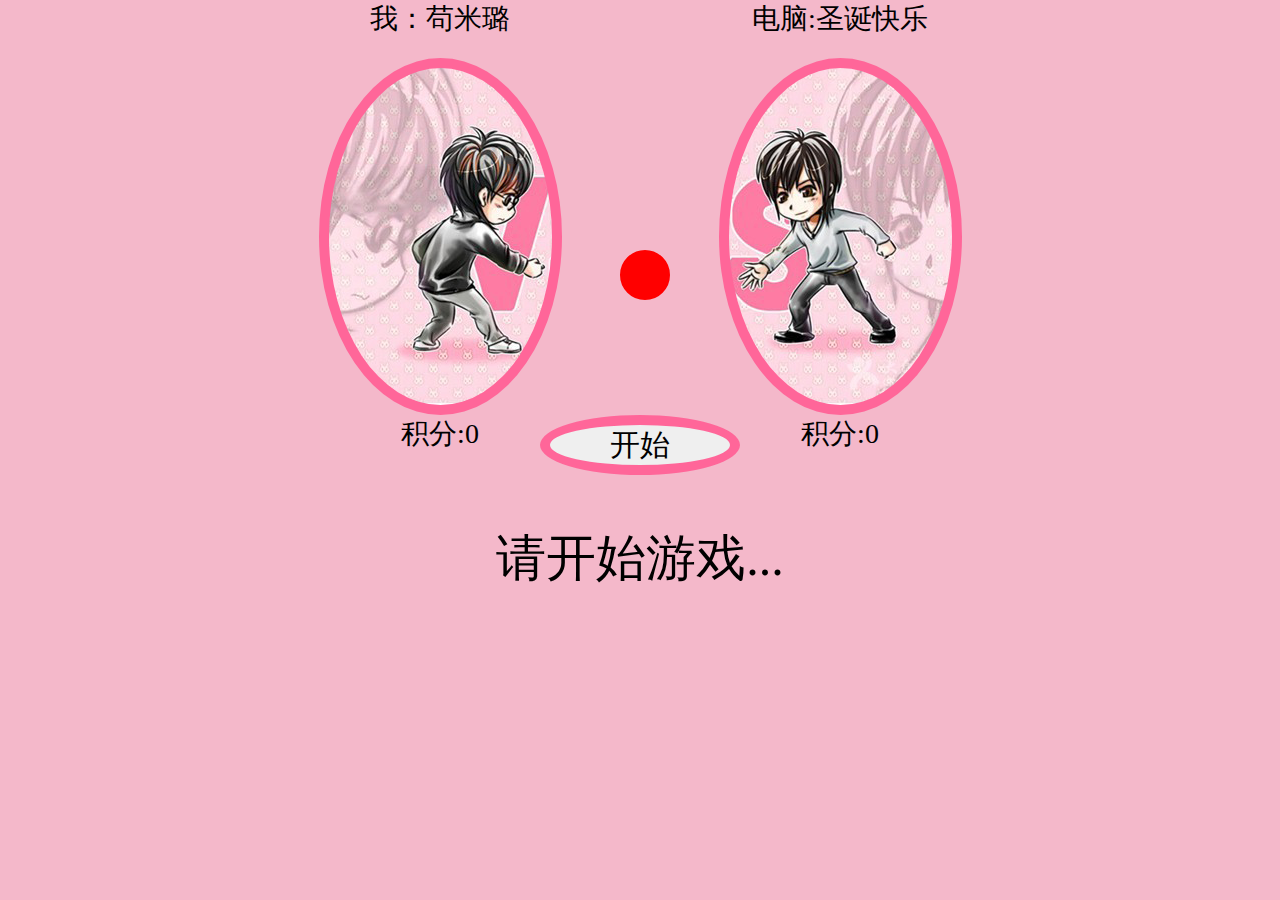
<file: works/caiquan.html>
<!doctype html>
<html lang="en">
 <head>
  <meta charset="UTF-8">
  <meta name="Author" content="">
  <meta name="Keywords" content="">
  <meta name="Description" content="">
  <title>游戏案列-石头剪刀布</title>
  <link rel="stylesheet" href="css/caiquan.css" />
 </head>
 <body>
	<div id="game">
		<ul>
			<li><p class="name">我：name</p>
				<div class="anim user"></div>
				<div class="score">积分:0</div>
			</li>
			<li><p class="name">电脑：name</p>
				<div class="anim comp"></div>
				<div class="score">积分:0</div>
			</li>
		</ul>
		<div class="op">
			<button class="but" id="but" onclick="game.play();">开始</button>
		</div>
		<ul class="guess" id="guess">
			<li>
				<div class="guess0" onclick="game.verdict(0)">石头</div>
			</li>
			<li>
				<div class="guess1" onclick="game.verdict(1)">剪刀</div>
			</li>
			<li>
				<div class="guess2"  onclick="game.verdict(2)">布</div>
			</li>
		</ul>
		<div class="text">请开始游戏...</div>
		<button id ="reset">重置</button>
	</div>
	<script type="text/javascript" src="js/caiquan.js"></script>
 </body>
</html>
</file>
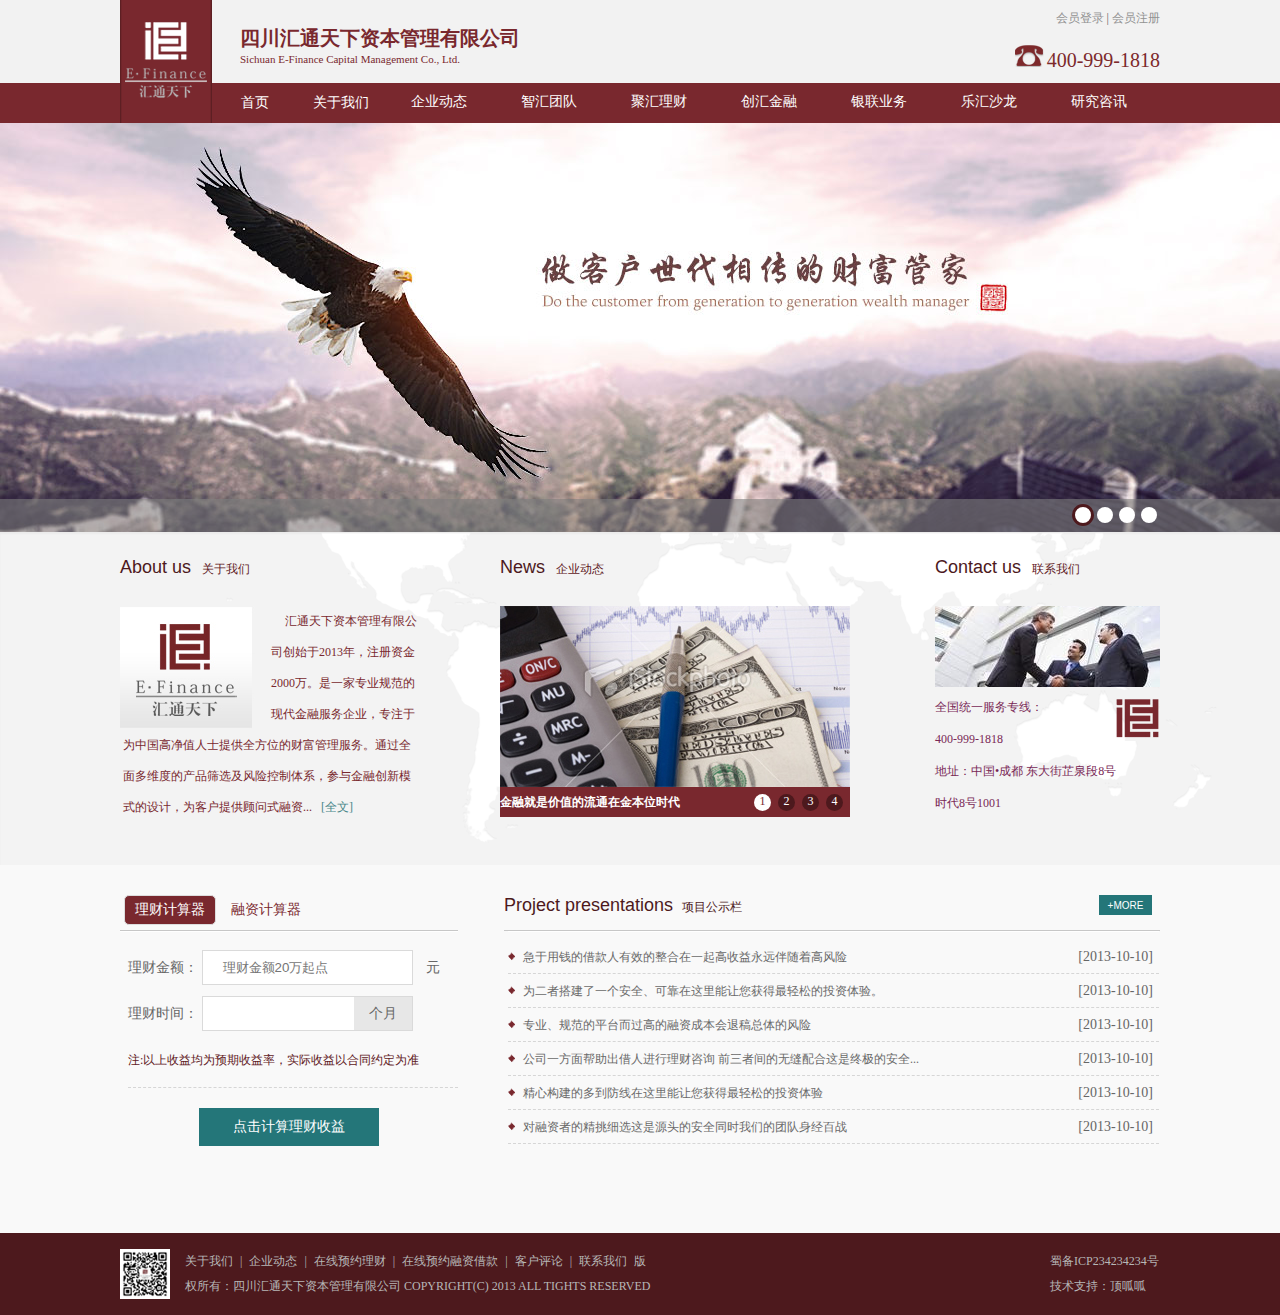
<file: works/huitong.html>
<!doctype html>
<html lang="en">
 <head>
  <meta charset="UTF-8">
  <meta name="Author" content="">
  <meta name="Keywords" content="">
  <meta name="Description" content="">
  <title>汇通天下</title>
  <link rel='stylesheet' href='css/huitong.css'>
 </head>
 <body>
	<div class='top'>
		<div class='center'>
			<div class='fl h1'>
				<a href='#'><img src='images/logo.png'></a>
			</div>
			<div class='text fl'>
				<h1>四川汇通天下资本管理有限公司</h1>
				<span>Sichuan E-Finance Capital Management Co., Ltd.</span>
			</div>
			<div class='login fr'>
				<div>
					<a href='#'>会员登录</a> |
					<a href='#'>会员注册</a>
				</div>
				<img src='images/Phone.jpg' alt='电话' width='29' height='22'>
				<span>400-999-1818</span>
			</div>
		</div>
	</div>
	<div class='nav'>
		<div class='center'>
			<ul class='title' id='title'>
				<li class='spen'>
					<a href='#'>首页</a>
				</li>  
				<li class='spen'>
					<a href='#'>关于我们</a>
					<div class='nav-subnav'>
						<ul>
							<li>
								<a href='#'>企业介绍</a>
							</li>
							<li>
								<a href='#'>组织架构</a>
							</li>
							<li>
								<a href='#'>企业理念</a>
							</li>
							<li>
								<a href='#'>公益事业</a>
							</li>
							<li>
								<a href='#'>职业发展</a>
							</li>
							<li>
								<a href='#'>客户评价</a>
							</li>
							<li>
								<a href='#'>公司荣誉</a>
							</li>
							<li>
								<a href='#'>联系我们</a>
							</li>
						</ul>
					</div>
					
				</li>
				<li><a href='#'>企业动态</a></li>
				<li><a href='#'>智汇团队</a></li>
				<li><a href='#'>聚汇理财</a></li>
				<li><a href='#'>创汇金融</a></li>
				<li><a href='#'>银联业务</a></li>
				<li><a href='#'>乐汇沙龙</a></li>
				<li><a href='#'>研究咨讯</a></li>
			</ul>
		</div>
	</div>
	<div class='banner' id='banner'>
		<div class='banner-img'>
			<ul class='banner-ul'>
				<li>
					<a href='#' class='on'>
						<img src='images/banner1.jpg' alt='汇通1' width='1440' height='409'>
					</a>
				</li>
				<li>
					<a href='#'>
						<img src='images/banner2.jpg' alt='汇通1' width='1440' height='409'>
					</a>
				</li>
				<li>
					<a href='#'>
						<img src='images/banner3.jpg' alt='汇通1' width='1440' height='409'>
					</a>
				</li>
				<li>
					<a href='#'>
						<img src='images/banner4.jpg' alt='汇通1' width='1440' height='409'>
					</a>
				</li>
			</ul>
			<div class='ban-hen1'>
				<div class='center'>
					<ul id='ban-nav'>
						<li class='on'><a href='#'></a></li>
						<li><a href='#'></a></li>
						<li><a href='#'></a></li>
						<li><a href='#'></a></li>
					</ul>
				</div>
			</div>
		</div>
	</div>
	<div class='main'>
		<div class='center'>
			<div class='about fl'>
				<em>About us<b>关于我们</b></em>
				<div class='con'>
					<img src='images/tu11.jpg' alt='汇通天下' width='135' height='123' align="left" />
					<span class='text'>汇通天下资本管理有限公司创始于2013年，注册资金2000万。是一家专业规范的 现代金融服务企业，专注于为中国高净值人士提供全方位的财富管理服务。通过全面多维度的产品筛选及风险控制体系，参与金融创新模式的设计，为客户提供顾问式融资... &nbsp; <a href='#'>[全文]</a>
					</span>
				</div>
			</div>
			<div class='news fl about'>
				<em>News<b>企业动态</b></em>
				<ul class='con1'>
					<li>
						<a href='#'><img src='images/bj123.jpg' alt='汇通天下' width='350' height='181' />
						</a>
					</li>
					<li>
						<a href='#'><img src='images/bj123.jpg' alt='汇通天下' width='350' height='181' />
						</a>
					</li>
					<li>
						<a href='#'><img src='images/bj123.jpg' alt='汇通天下' width='350' height='181' />
						</a>
					</li>
					<li>
						<a href='#'><img src='images/bj123.jpg' alt='汇通天下' width='350' height='181' />
						</a>
					</li>
				</ul>
				<div class='btm'>
					<h3>金融就是价值的流通在金本位时代</h3>
					<ul class='con2'>
						<li class='on'>1</li>
						<li>2</li>
						<li>3</li>
						<li>4</li>
					</ul>
				</div>
			</div>
			<div class='contact about fr'>
				<em>Contact us<b>联系我们</b></em>
				<div class='con3'>
					<img src='images/con3.jpg' alt='' width='225' height='81'>
					<span>全国统一服务专线：<img src='images/dd.jpg' alt='' width='47' height='42' align='right'></span>
					<span>400-999-1818</span>
					<span>地址：中国•成都 东大街芷泉段8号</span>
					<span>时代8号1001</span>
					
				</div>
			</div>
		</div>
	</div>
	<div class='project'>
		<div class='center'>
			<div class='calcul'>
				<ul class='ul'>
					<li class='curr'>理财计算器</li>
					<li>融资计算器</li>
				</ul>
				<div class='calucl-content'>
					<div class='content-licai'>
						<div class='licai-money'>
							<span>理财金额：</span>
							<input type='text' name='' placeholder='理财金额20万起点'>
							<span class='yuan'>元</span>
						</div>
						<div class='licai-money'>
							<span>理财时间：</span>
							<input type='text' name=''>
							<span class='input-border'>个月</span>
						</div>
						<div class='licai-text'>注:以上收益均为预期收益率，实际收益以合同约定为准</div>
					</div>
				</div>
				<button>点击计算理财收益</button>
			</div>
			<div class='presentation'>
				<div class='presentation-text'>
					<span>Project presentations<b>&nbsp;&nbsp;&nbsp;项目公示栏</b></span>
					<button>+MORE</button>
				</div>
				<div class='presentation-content'>
					<ul>
						<li><em></em><a href='#'>急于用钱的借款人有效的整合在一起高收益永远伴随着高风险</a><b>[2013-10-10]</b></li>
						<li><em></em><a href='#'>为二者搭建了一个安全、可靠在这里能让您获得最轻松的投资体验。</a><b>[2013-10-10]</b></li>
						<li><em></em><a href='#'>专业、规范的平台而过高的融资成本会退稿总体的风险</a><b>[2013-10-10]</b></li>
						<li><em></em><a href='#'>公司一方面帮助出借人进行理财咨询 前三者间的无缝配合这是终极的安全...</a><b>[2013-10-10]</b></li>
						<li><em></em><a href='#'>精心构建的多到防线在这里能让您获得最轻松的投资体验</a><b>[2013-10-10]</b></li>
						<li><em></em><a href='#'>对融资者的精挑细选这是源头的安全同时我们的团队身经百战</a><b>[2013-10-10]</b></li>

					</ul>
					
				</div>

			</div>
		</div>
	</div>
	<div class='ending'>
		<div class='center'>
			<div class='img fl'><img src='images/EWM.jpg' alt='汇通' width='50' height='50' /></div>
			<div class='copyright fl'>
				<ul>
					<li><a href='#'>关于我们</a></li>
					<li>|</li>
					<li><a href='#'>企业动态</a></li>
					<li>|</li>
					<li><a href='#'>在线预约理财</a></li>
					<li>|</li>
					<li><a href='#'>在线预约融资借款 </a></li>
					<li>|</li>
					<li><a href='#'>客户评论</a></li>
					<li>|</li>
					<li><a href='#'>联系我们</a></li>
				</ul>
				<span>版权所有：四川汇通天下资本管理有限公司 COPYRIGHT(C) 2013 ALL TIGHTS RESERVED</span>
			</div>
			<div class='support fr'>
				<span>蜀备ICP234234234号</span>
				<span>技术支持：顶呱呱</span>
			</div>
		</div>
	</div>
	<script src='js/jquery-1.11.1.min.js'></script>
	<script src='js/huitong.js'></script>
 </body>
</html>
</file>
<file: css/index.css>
/* star*/
body,h1,h2,h3,h4,h5,h6,hr,p,blockquote,dl,dt,dd,ul,ol,li,pre,form,fieldset,
legend,button,input,textarea,th,td{
    margin:0;
    padding:0
}
html,body{
    width:100%;
    height:100%;
    font-family:"Microsoft YaHei",'Helvetica Neue',Helvetica,Arial,sans-serif;
    color:#000;     
}
ul{list-style:none;}
a{text-decoration:none;}
.clear{clear: both;}
.fl{float: left;}
.fr{float: right;}
*{box-sizing: border-box;}
.container{
    
    margin: 0 auto;
    width: 1020px;
    padding: 20px 40px;
    
}
/* end*/

/* nav start */
.nav{
    position: fixed;
    top: 0;
    left: 0;
    z-index: 999; 
    width: 100%;
    padding-left: 20px; 
    padding-right: 20px;    
    color: #fff;
    background-color: #333333;  
}
.navbar-col{
    float: right;
    
}
.navbar-header{
    float: left;
    padding: 15px;
}
.nav .navbar-col li{
    float: left;
    padding: 15px;
    cursor: pointer;
}
.nav .navbar-col a{
    font-size: 16px;
    color: #fff;
}
.nav .navbar-col li:hover a{
    color: #a3d3d1;
}
/* nav end */
.self{
        float: right;
        text-align: center;
        margin: 0;
    }

.self h1{
    font-size: 4rem;
    line-height: 1;
}
.self h2{
    padding: 5px 6px;
    font-weight: 400;
    margin: 0;
     font-size: 1.5rem;
}
.overview .item{
    border-left: none;
}
h2 {
    font-size: 2rem;
}
h3 {
    font-size: 1.5rem;
}
.item p {
    margin-bottom: 0.8rem;
    line-height: 1.6rem;
}
.item ul li{
    list-style: disc;
    line-height: 1.5rem;
    margin-bottom: 0.5rem;
}
h1, h2, h3, h4 {
    font-weight: 400;
    line-height: 1.25;
    margin: 1.5rem 0 0.25rem;
}
.category {
    position: relative;
    margin-top: 3rem;
}
.category-title {
    max-width: 150px;
    font-weight: 700;
}
.experience .category-title {
    color: #264e59;
}
.experience .item {
    border-color: #264e59;
}
.education .item {
    border-color: #500e4e;
}
.education .category-title{
    color: #500e4e;
}
.education .target-border,.education .target-dot {
    background: #500e4e;
}
.community .category-title {
    color: #21b080;
}
.community .item {
    border-color: #21b080;
}
.community .target-border,.community .target-dot  {
    background: #21b080;
}
.skill .item {
    border-color: #c93c67;
}
.skill .target-border,.skill .target-dot  {
    background: #c93c67;
}
.skill .category-title{
    color:#c93c67;
}
.contact .category-title{
    color: #abcdef;
}
.item:nth-child(2) {
    margin-top: 30px;
}
.item {
    border-left: 5px solid;
    padding-left: 50px;
    padding-bottom: 2rem;
    position: relative;
}
.experience .target-border {
    background: #264e59;
}
.target-border {
    position: absolute;
    left: -38px;
    top: -15px;
    width: 70px;
    height: 70px;
    border: 15px solid white;
    border-radius: 50%;
    z-index: 1;
}
.experience .target-dot {
    background: #264e59;
}
.target-dot {
    width: 30px;
    height: 30px;
    border-radius: 50%;
    z-index: 10;
    margin: 5px auto;
    border: 10px solid white;
}
.item-company-title {
    display: inline-block;
    margin-top: 0;
}
.item-personal-title {
    margin-left: 0 !important;
    margin-bottom: 0.2em !important;
    display: block;
}
.item-personal-title {
    margin-left: 15px;
    color: #888888;
}

.item-date {
    position: relative;
    right: auto;
    top: auto;
    text-align: left;
    margin-bottom: 0.2em;
}
.item-date {
    position: absolute;
    right: 980px;
    top: 6px;
    text-align: right;
    min-width: 180px;
    color: #888888;
    font-size: 0.8em;
}
.item-key-tech {
    color: #888888;
    font-size: 0.8em;
}
.item-personal-details {
    margin-top: 0;
    padding-left: 1em;
}

.tel{
    width: 100%;
    height: 50px;
    margin-top: 20px;
    font-size: 20px;
    text-align: center;
}
.item a{
    color: teal;
}

/* CSS3 圆形 */
.round{
    width: 160px;
    height: 160px;
    margin: 20px;
    position: relative;
}
.display {
    position: absolute;
    width: 160px;
    z-index: 20;
    color: #333;
    font-size: 3rem;
    text-align: center;
    top: 55px;
    left: 0;
   
}
.front{

    position: absolute;
    bottom: 0;
    left: 0;
    width: 100%;
    text-align: center;

}
.right{
    right:0;
}
.left{
    left:0;
}
.rotate{
    position: absolute;
    top:0;
    width: 80px;
    height: 160px;
    overflow: hidden;
}
.circle{
    position: absolute;
    top:0;
    width: 160px;
    height: 160px;
    border: 10px solid #fff;
    border-radius: 50%;
    transform: rotate(45deg);
}
.rightcircle{
    border-top:10px solid ;
    border-right:10px solid ;
    right:0; 
}
.leftcircle{
    border-bottom:10px solid ;
    border-left:10px solid ;
    left:0;  
}
/* 95deg 387   85 351  90 369  */
.skill1 .front{
    color: #1abc9c;
}

.skill1 .leftcircle{
    border-bottom-color: #1abc9c;
    border-left-color: #1abc9c;
    transform: rotate(387deg);   /*先自转一圈 45+360 即满角.  x/360 = 95/100  x=342 360-342=18 45+360-18*/
}
.skill1 .rightcircle{
    border-top-color: #1abc9c;
    border-right-color: #1abc9c;
}
.skill2 .leftcircle{
    border-bottom-color: #2ecc70;
    border-left-color: #2ecc70;
    transform: rotate(333deg);
}
.skill2 .rightcircle{
    border-top-color: #2ecc70;
    border-right-color: #2ecc70;
}
.skill3 .leftcircle{
    border-bottom-color: #e74c3c;
    border-left-color: #e74c3c;
    transform: rotate(333deg);
}
.skill3 .rightcircle{
    border-top-color: #e74c3c;
    border-right-color: #e74c3c;
}
.skill4 .leftcircle{
    border-bottom-color: #3498dc;
    border-left-color: #3498dc;
    transform: rotate(333deg);
}
.skill4 .rightcircle{
    border-top-color: #3498dc;
    border-right-color: #3498dc;
}
.skill5 .leftcircle{
    border-bottom-color: red;
    border-left-color: red;
    transform: rotate(333deg);
}
.skill5 .rightcircle{
    border-top-color: red;
    border-right-color: red;
}
.sss{
    width:100%;
    height:500px;   
    overflow:hidden;
}
.title{
    width: 150px;
    margin: 0 auto;
    font-size: 32px;
    font-weight: bold;
    padding-top:100px;
}
.content{
    padding-top:100px;
    padding-left:300px;
}
.overview .item{
    overflow: hidden;
}
.ov-p{
    float: left;
    width: 600px;
}
/*end contact*/
@media screen and (min-width:640px) and (max-width:980px){

}
@media (max-width: 1080px){
    .container{
        width: 780px;
    } 
    .ov-p{
        float: left;
        width: 400px;
    }
    .item-personal-title {
        margin-left: 0 !important;
        margin-bottom: 0.2em !important;
        display: block;
    }
    .item-date {
        position: relative;
        right: auto;
        top: auto;
        text-align: left;
        margin-bottom: 0.2em;
    }
}
@media (min-width: 767px){
    .navbar-header ul {
        display: none;
    }

}
@media (max-width: 768px){
    .self{
        float: none;
        text-align: center;
    }
    .ov-p{
        float: none;
        width: 100%;
    }
    .container{
        width: 100%;
    } 
    .target-border {
        display: none;
    }
    .item {
        border: none;
        padding-left: 0;
    }
    .navbar-header .line{
        position: absolute;
        right: 0;
        top: 0;
        margin-right: 20px;
        margin-top: 22px;
        display: block;
        cursor: pointer;;
    }
    .navbar-header .line li {
        background-color: white;
        height: 2px;
        margin-bottom: 4px;
        padding: 0;
        width: 20px;
    }
    .navbar-col{
        float: none;
        display: block; 
    }
    .navbar-col ul{
        position: absolute;
        top: 51px;
        left: 0;
        z-index: 100001;
        overflow: hidden;
        width: 100%;
        height: 0;
        white-space: nowrap;
        background-color: #333;
        text-align: center;
        transition: height 1500ms;
        -moz-transition: height 1500ms; /* Firefox 4 */
        -webkit-transition: height 1500ms;  /* Safari ºÍ Chrome */
        -o-transition: height 1500ms;   /* Opera */
    }
    .nav .collapse ul{
        height: 220px;
    }
    .nav .navbar-col ul li{
        float: none;
    }
    .nav .navbar-col ul a{
        color: #fff;
    }
}
</file>
<file: works/css/caiquan.css>
*{
	padding:0px;
	margin:0px;
}
html,body{
	width:100%;
	height:100%;
	font-size:28px;
	background-color:rgba(244, 184, 202, 1);
}
ul{
	list-style:none;
}
#game{
	width:800px;
	height:600px;
	margin:auto;
	text-align:center;
	position:relative;
}
#game ul{
	width:100%;
	height:415px;
}
#game ul li{
	width:50%;
	height:375px;
	float:left;
}
#game ul li div.anim{
	width:223px;
	height:337px;
	margin:auto;
	margin-top:20px;
	border:10px solid #ff6699;
	border-radius:50%;
	background-position:center;
	background-repeat:no-repeat;
}
div.user{
	background-image:url('../images/readyl.png');
}
div.comp{
	background-image:url('../images/readyr.png');
}
div.guess0{
	background-image:url(../images/0.png);
}

div.guess1{
	background-image:url(../images/1.png);
}
div.guess2{
	background-image:url(../images/2.png);
}
#game .op{
	width:100%;
	text-align:center;
}
#game .op button{
	width:200px;
	height:60px;
	font-size:30px;
	border:10px solid #ff6699;
	border-radius:50%;
    outline:none;       
	cursor:pointer; 
}
#game .op button:hover{
	background-color:red;
	border-color:red;
	color:#fff;
}
#game .op button.disabled{
	border-color:#bbb;
	color:#bbb;
	background-color:#ccc;
	font-size:35px;
	cursor:default;
}

#game ul.guess{
	width:220px;
	height:100%;
	position:fixed;
	top:0px;
	left:0px;
	display:none;
}
#game ul.guess li{
	width:100%;
	height:30%;
}
#game ul.guess li div{
	width:100%;
	height:90%;
	border:10px solid #ff6699;
	border-radius:50%;
	background-position:center;
	background-repeat:no-repeat;
	cursor:pointer; 
}
#game ul.guess li div:hover{
	background-color:#ff6699;
	color:#fff;
}
#game .text{
	width:100%;
	text-align:center;
	margin-top:50px;
	font-size:50px;
}
#reset{
	position:absolute;
	top:250px;
	left:380px;
	width:50px;
	height:50px;
	border:2px solid red;
	border-radius:50%;
	color:red;
	background-color:red;
	outline:none;       
	cursor:pointer; 
}
#reset:hover{
	color:#fff;
}
</file>
<file: works/css/huitong.css>
/*公共样式开始*/
html{
	color: #666;
	font-family: "宋体";
	font-size: 12px;
	background: #FFF;
}
body,div, dl, dt, dd, ul, ol, li,img, h1, h2, h3, h4, h5, h6, pre, code, form, fieldset, legend, input, textarea, p, blockquote, th, td{ 
	margin: 0; 
	padding: 0; 
}
img{border:0px;}
ul,ol{
	list-style:none;
}
em,b{
	font-weight:normal;
	font-style:normal;
}
a{text-decoration:none;}
.clear{clear:both}
.fl{float:left;}
.fr{float:right;}
/*公共样式结束*/
.project,.top,.main,.nav,.banner,.ending{
	width:100%;
	margin-left:auto;
	margin-right:auto;
}
.center{
	width:1040px;
	margin-left:auto;
	margin-right:auto;
	position:relative;
}
.top{
	height:83px; /*123-40*/
	background:rgb(242,242,242);
}
.top .text {
	width:300px;
	padding-left:28px;
	padding-top:25px;
	color:rgb(121,40,46)
}
.top .h1{
	width:92px;
	height:123px;
	font-size:20px;
	font-weight:900;
}
.top h1{
	font-size:20px;
	font-weight:900;
}
.top .text span{
	font-size:11px;
	font-family:'Microsoft Yahei';
	font-weight:normal;
}
.login{
	padding-top:10px;
}
.login div{
	margin-bottom:18px;
	text-align:right
}
.login a{
	color:rgb(147,146,146);
	font-size:12px;
}
.login span{
	padding-top:18px;
	font-family:'Microsoft Yahei';
	font-size:20px;
	color:rgb(125,41,43)
}
/*top end*/
/*nav star*/
.nav{
	background:rgb(121,40,46);
	height:40px;
}
.nav ul.title li{	
	float:left;
	position:relative;
}
.nav ul.title .hover{
	background:rgb(77,25,29);
}
.nav .title li a{
	font-family:'Microsoft Yahei';
	color:#fff;
	font-size: 14px;
	padding:10px 27px;
	display:inline-block;
}
.nav .title li.spen a{
	width:86px;
	height:40px;
	padding:0px;
	line-height:40px;
	text-align:center;
}
.nav-subnav{
	width:86px;
	overflow:hidden;
	position:absolute;
	top:40px;
	left:0px;
	display:none;
	background:rgb(112,69,73);
	z-index:1000;
}
.nav .title .nav-subnav ul li{
	width:100%;
}
.nav .title .nav-subnav ul li a{
	width:100%;
	font-size: 12px;
}
.nav .nav-subnav ul li a:hover{
	background:rgb(94,48,51);
}
/*banner star*/
.banner{
	height:409px;
	position:relative;
}
.banner-img {
	width:100%;
	height:409px;
	overflow:hidden;
	position:relative;
}
.banner-img .banner-ul li{
	display:none;
}
.banner-img li img{
	width:1440px;
	height:409px;
	position:relative;
	left:50%;
	margin-left:-720px;/*这个数值是图片宽度的一半*/
}
.banner-img li .on img{
	display:block;
}
.banner .ban-hen1 {
	position:absolute;
	bottom:0px;
	height:33px;
	width:100%;
	background:rgba(127,127,127,0.6);	
}
.banner .ban-hen1 #ban-nav{
	float:right;
}
.banner .ban-hen1 #ban-nav li{
	float:left;
}
.banner .ban-hen1 #ban-nav li a{
	display:inline-block;
	width:16px;
	height:16px;
	margin: 8px 3px;
	border-radius:50%;
	background:#fff;
	line-height:33px;
}
.banner .ban-hen1 #ban-nav li.on a{
	border:3px solid rgb(77,25,29);
	margin:5px 0px;
	line-height:33px;
}

/*abouts news star*/
.main{
	height:333px;
	background:url('../images/bj1.png') no-repeat;
}
.main .center{
	padding-top:25px;
}
.about{
	color:#5f2024;
}
.about em{
	font-family:'Arial';
	font-size:18px;
	color:rgb(77,25,29)
}
.about em b{
	padding-left:11px;
	font-family:'Microsoft Yahei';
	font-size:12px;
	color:rgb(95,32,36);
}
.con{
	padding-top:28px;
	width:300px;
	color:#79282e;
}
.con img{
	width:135px;
	height:123px;
	padding-right:16px;
}
.con .text{
	padding-left:3px;
	width:298px;
	font-size:12px;
	font-family:'Microsoft Yahei';
	text-indent:14px;
	line-height:31px;
	display:block;
	text-overflow:clip;
}
.con .text a{
	color:rgb(73,135,137)
}
.news{
	width:350px;
	padding-left:80px;
}
.news .con1{
	padding-top:28px;
}
.news .con1{
	width:350px;
	height:181px;
	overflow:hidden;
}
.news .btm{
	width:100%;
	height:30px;
	background:rgb(121,40,46);
}
.news .btm h3{
	width:200px;
	float:left;
	color:#fff;
	font-family:'Microsoft Yahei';
	font-size:12px;
	line-height:30px;
}
.news .btm .con2{
	
	float:right;
}
.news .btm .con2 li{
	float:left;
	text-align:center;
	margin-top:7px;
	margin-right:7px;
	color:#fff;
	width:17px;
	height:17px;
	border-radius:50%;
	background:rgb(77,25,29)
}
.news .btm .con2 li.on{
	color:rgb(121,40,46);
	background:#fff;
}
.contact{
	width:225px;
}
.contact .con3{
	padding-top:20px;
}
.contact .con3 span{
	color:rgb(121,40,86);
	font-family:'Microsoft Yahei';
	font-size:12px;
	display:block;
	line-height:32px;
}
.contact .con3 img{
	margin-top:8px;
}
/*project star*/
.project{
	padding-top:30px;
	font-family:'Microsoft Yahei';
	font-size:14px;
	background:rgb(249,249,249);
	height:338px;
}
.project .calcul{
	width:338px;
	float:left;
}
.project .ul{
	width:334px;
	padding-bottom:5px;
	padding-left:4px;
	border-bottom:1px solid rgb(199,199,199);
}
.project .ul li{
	display:inline-block;	
	padding:5px 10px;
	color:rgb(121,40,46);
	border:1px solid transparent;
	cursor:pointer;
}
.project .ul li.curr{
	background:rgb(121,40,46);
	color:#fff;
	border:1px solid #ddd;
	border-radius:5px;
}
.calucl-content{
	width:330px;
	border-top:1px solid #fff;
	padding-left:8px;
}
.content-licai{
	padding-top:18px;
	position:relative;
	height:137px;
	border-bottom:1px dashed rgb(214,214,214); 
}
.content-licai input{
	width:209px;
	height:33px;
	text-indent:20px;
	border:1px solid rgb(218,218,218);
}
.content-licai .yuan{
	margin-left:10px;
}
.content-licai .input-border{
	width:58px;
	height:33px;
	text-align:center;
	line-height:33px;
	display:block;
	position:absolute;
	left:226px;
	top:1px;
	background:rgb(231,231,231);
}
.licai-money{
	margin-bottom:11px;
	position:relative;
}
.content-licai .licai-text{
	color:#5f2024;
	font-size:12px;
	padding-top:10px;
}
.calcul button{
	cursor:pointer;
	border:none;
	color:#fff;
	font-size:14px;
	padding:10px 34px;
	margin:20px auto 0px;
	display:block;
	background:rgb(36,118,121);
}
.presentation{
	float:left;
	margin-left:46px;
	width:656px;
}
.presentation-text{
	padding-bottom: 14px;
	border-bottom: 1px solid #C7C7C7;
}
.presentation-text span{
	font-family:'Arial';
	font-size:18px;
	color:#4d191d;
}
.presentation-text span b{
	font-family:'Microsoft Yahei';
	font-size:12px;
}
.presentation-text button{
	width:53px;
	height:20px;
	margin-right:8px;
	font-size:10px;
	font-family:'Arial';
	cursor:pointer;
	border:none;
	color:#fff;
	background:rgb(36,118,121);
	float:right;
}
.presentation-content{
	width:651px;
	margin-left:4px;
	border-top:1px solid #fff;
}
.presentation-content ul{
	padding-top:8px;
}
.presentation-content ul li{
	height:33px;
	border-bottom:1px dashed rgb(214,214,214); 
	line-height:33px;
}
.presentation-content em{
	width:7px;
	height:9px;
	display:inline-block;
	margin-right:8px;
	background:url('../images/ico.png') no-repeat;
}
.presentation-content ul li a{
	font-size:12px;
	color:#696969;
}
.presentation-content ul li b{
	float:right;
	margin-right:6px;
}
/*ending star*/
.ending{
	height:66px;
	background:rgb(77,25,29);
	padding-top:16px;
	color:#b7b7b7;
}
.ending .img{
	width:50px;
	height:50px;
	padding-right:15px;
	display:block;
}
.ending .copyright{
	width:470px;
	height:50px;
	line-height:25px;
}
.ending ul li{
	float:left;
	margin-right:7px;
}
.ending ul li a{
	color:#b7b7b7;
}
.support{
	line-height:25px;
	width:110px;
}
</file>
